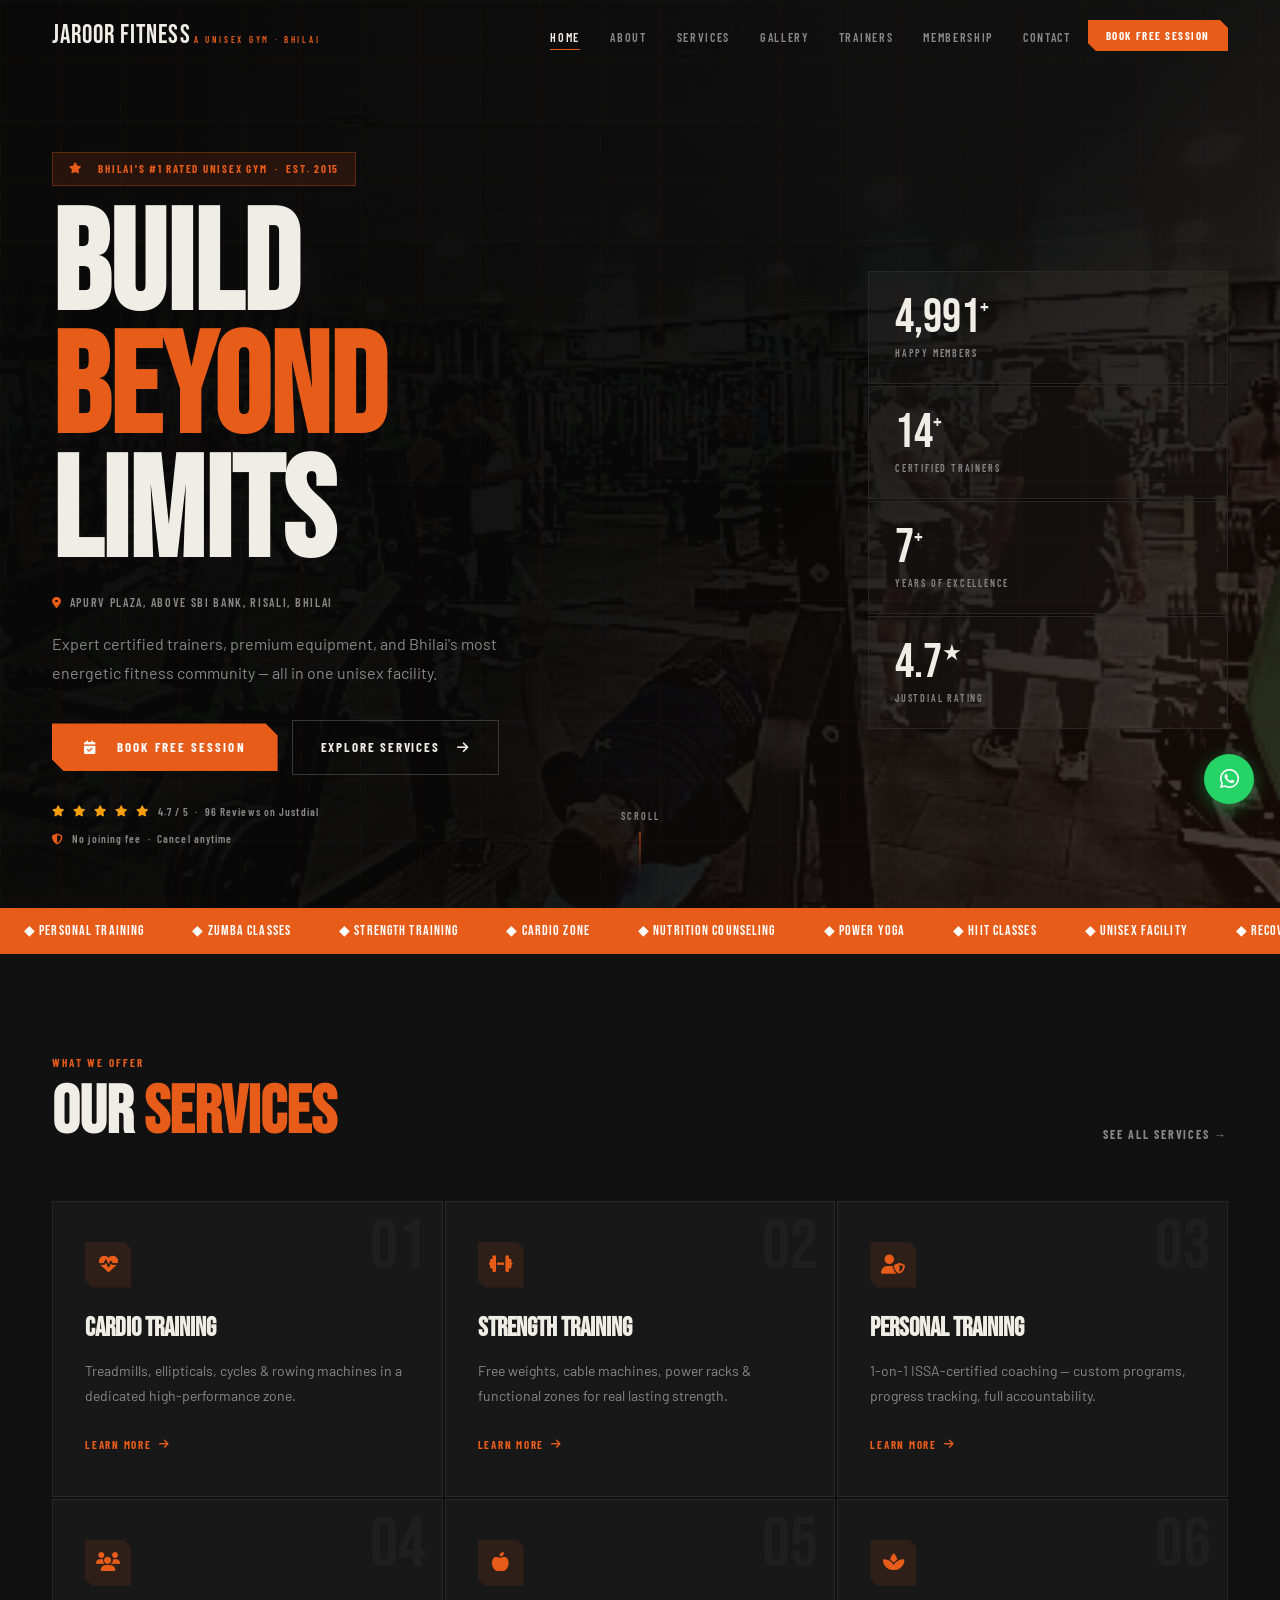
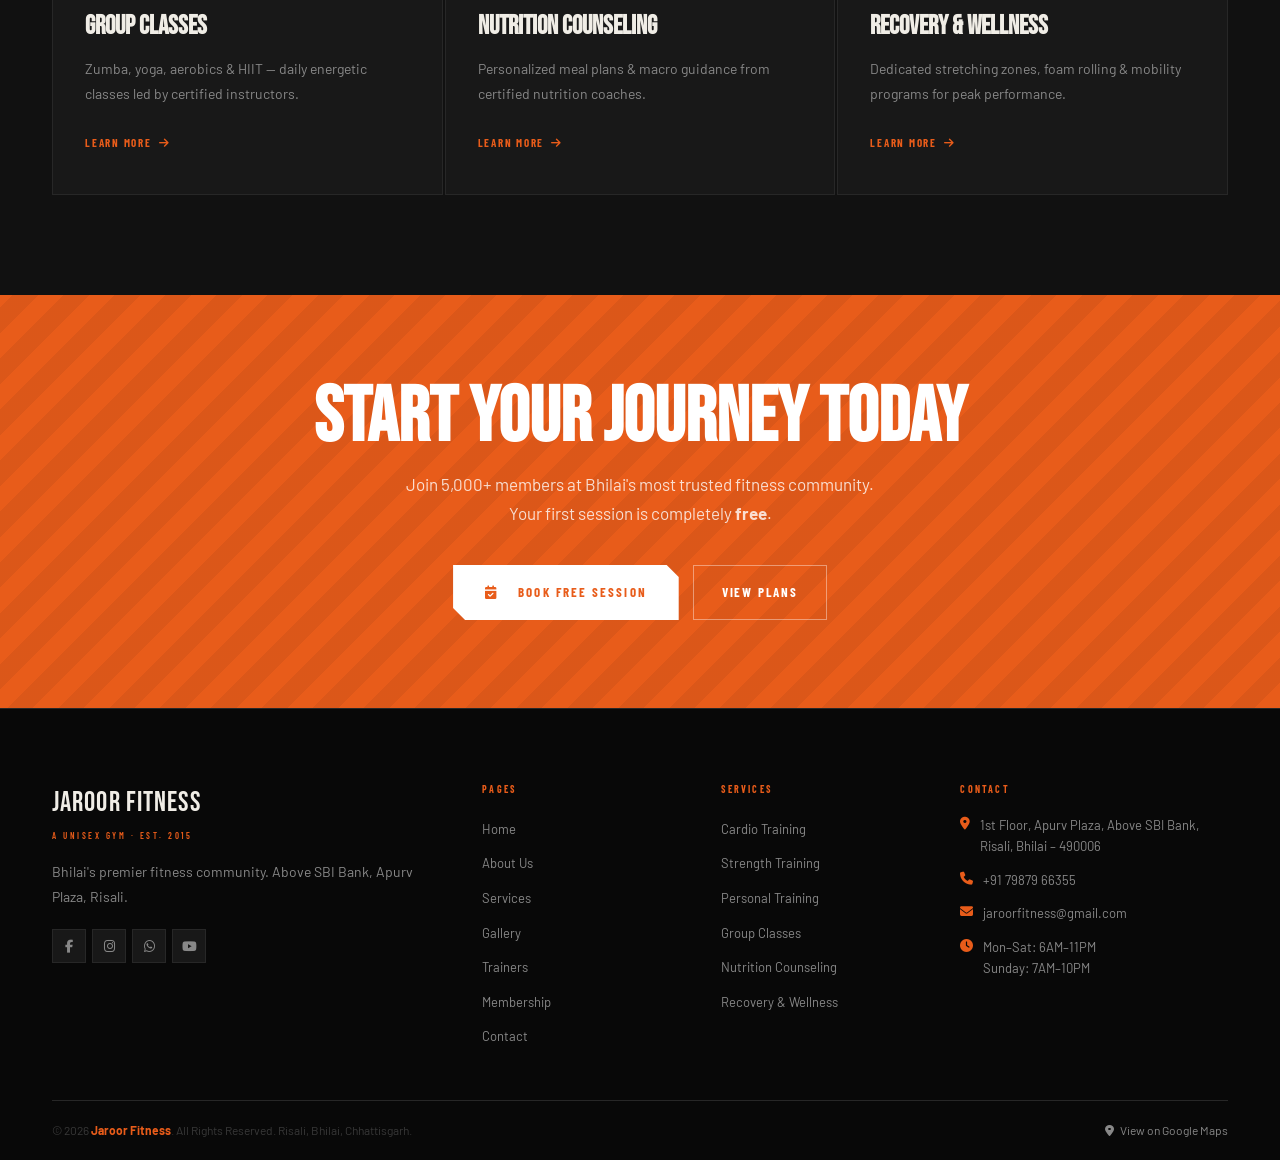
<file: index.html>
<!DOCTYPE html>
<html lang="en">
<head>
  <meta charset="UTF-8">
  <meta name="viewport" content="width=device-width, initial-scale=1.0">
  <title>Jaroor Fitness — Best Unisex Gym in Bhilai, Chhattisgarh</title>
  <meta name="description" content="Jaroor Fitness — Bhilai's premier unisex gym in Risali. Expert certified trainers, modern equipment, cardio & strength training. Join from ₹1,500/month. No joining fee.">
  <meta name="keywords" content="gym in bhilai, best gym bhilai, unisex gym bhilai, fitness center bhilai, gym risali bhilai, jaroor fitness, personal trainer bhilai">
  <meta name="robots" content="index, follow">
  <link rel="canonical" href="https://jaroorfitness.com/">
  <meta property="og:type" content="website">
  <meta property="og:title" content="Jaroor Fitness — Best Unisex Gym in Bhilai">
  <meta property="og:description" content="Bhilai's premier unisex gym. 5000+ members, 15+ certified trainers. Join from ₹1,500/month.">
  <meta property="og:image" content="https://jaroorfitness.com/images/members-training.jpg">
  <script type="application/ld+json">{"@context":"https://schema.org","@type":"ExerciseGym","name":"Jaroor Fitness","telephone":"+917987966355","email":"jaroorfitness@gmail.com","url":"https://jaroorfitness.com","address":{"@type":"PostalAddress","streetAddress":"1st Floor, Apurv Plaza, Above SBI Bank, Risali","addressLocality":"Bhilai","addressRegion":"Chhattisgarh","postalCode":"490006","addressCountry":"IN"},"openingHoursSpecification":[{"@type":"OpeningHoursSpecification","dayOfWeek":["Monday","Tuesday","Wednesday","Thursday","Friday","Saturday"],"opens":"06:00","closes":"23:00"},{"@type":"OpeningHoursSpecification","dayOfWeek":"Sunday","opens":"07:00","closes":"22:00"}],"priceRange":"₹₹","aggregateRating":{"@type":"AggregateRating","ratingValue":"4.7","reviewCount":"96"}}</script>
  <link rel="preconnect" href="https://fonts.googleapis.com">
  <link rel="preconnect" href="https://fonts.gstatic.com" crossorigin>
  <link href="https://fonts.googleapis.com/css2?family=Bebas+Neue&family=Barlow+Condensed:ital,wght@0,300;0,400;0,600;0,700;1,400&family=Barlow:wght@300;400;500;600&display=swap" rel="stylesheet">
  <link rel="stylesheet" href="https://cdnjs.cloudflare.com/ajax/libs/font-awesome/6.4.0/css/all.min.css">
  <link rel="stylesheet" href="styles.css">
</head>
<body>

<!-- ══════════════════════════════════════════════
  BOOKING MODAL
══════════════════════════════════════════════ -->
<div id="jfModal" style="display:none;position:fixed;inset:0;z-index:9999;background:rgba(0,0,0,.88);backdrop-filter:blur(12px);align-items:center;justify-content:center;padding:16px;">
  <div style="background:#181818;border:1px solid #272727;width:100%;max-width:500px;max-height:92vh;overflow-y:auto;position:relative;padding:40px 30px 28px;animation:mIn .35s ease;">
    <style>@keyframes mIn{from{opacity:0;transform:translateY(20px)}to{opacity:1;transform:translateY(0)}}</style>

    <!-- Close -->
    <button onclick="jfClose()" style="position:absolute;top:12px;right:12px;width:32px;height:32px;background:#272727;border:1px solid #383838;color:#888;cursor:pointer;font-size:13px;display:flex;align-items:center;justify-content:center;">✕</button>

    <!-- Header -->
    <div style="text-align:center;margin-bottom:18px;">
      <div style="width:48px;height:48px;background:rgba(232,92,26,.12);border:1px solid rgba(232,92,26,.3);margin:0 auto 12px;display:flex;align-items:center;justify-content:center;clip-path:polygon(0 0,calc(100% - 8px) 0,100% 8px,100% 100%,8px 100%,0 calc(100% - 8px));"><i class="fas fa-dumbbell" style="font-size:20px;color:#e85c1a;"></i></div>
      <h2 style="font-family:'Bebas Neue',sans-serif;font-size:30px;color:#f0ede6;margin:0 0 4px;">Book a Free Session</h2>
      <p style="font-size:13px;color:#888;margin:0;">We'll call you back within 2 hours.</p>
    </div>

    <!-- Tabs -->
    <div id="jfTabs" style="display:flex;gap:2px;margin-bottom:18px;">
      <button id="jfTab1" onclick="jfTab('book')" style="flex:1;padding:10px;background:#e85c1a;color:white;border:1px solid #e85c1a;font-family:'Barlow Condensed',sans-serif;font-weight:700;font-size:11px;letter-spacing:.14em;text-transform:uppercase;cursor:pointer;">Book Appointment</button>
      <button id="jfTab2" onclick="jfTab('enq')"  style="flex:1;padding:10px;background:#272727;color:#888;border:1px solid #383838;font-family:'Barlow Condensed',sans-serif;font-weight:700;font-size:11px;letter-spacing:.14em;text-transform:uppercase;cursor:pointer;">General Enquiry</button>
    </div>

    <!-- Booking panel -->
    <div id="jfBook" style="display:flex;flex-direction:column;gap:12px;">
      <div style="display:grid;grid-template-columns:1fr 1fr;gap:10px;">
        <div><label style="font-family:'Barlow Condensed',sans-serif;font-size:10px;font-weight:700;letter-spacing:.2em;text-transform:uppercase;color:#888;display:block;margin-bottom:5px;">Full Name *</label><input id="jfBName" type="text" placeholder="Your name" style="width:100%;background:#272727;border:1px solid #383838;color:#f0ede6;padding:11px 13px;font-size:14px;outline:none;font-family:'Barlow',sans-serif;border-radius:0;transition:border-color .2s;" onfocus="this.style.borderColor='#e85c1a'" onblur="this.style.borderColor='#383838'"></div>
        <div><label style="font-family:'Barlow Condensed',sans-serif;font-size:10px;font-weight:700;letter-spacing:.2em;text-transform:uppercase;color:#888;display:block;margin-bottom:5px;">Phone *</label><input id="jfBPhone" type="tel" placeholder="+91 00000 00000" style="width:100%;background:#272727;border:1px solid #383838;color:#f0ede6;padding:11px 13px;font-size:14px;outline:none;font-family:'Barlow',sans-serif;border-radius:0;transition:border-color .2s;" onfocus="this.style.borderColor='#e85c1a'" onblur="this.style.borderColor='#383838'"></div>
      </div>
      <div><label style="font-family:'Barlow Condensed',sans-serif;font-size:10px;font-weight:700;letter-spacing:.2em;text-transform:uppercase;color:#888;display:block;margin-bottom:5px;">Preferred Date &amp; Time</label><input id="jfBDate" type="datetime-local" style="width:100%;background:#272727;border:1px solid #383838;color:#f0ede6;padding:11px 13px;font-size:14px;outline:none;font-family:'Barlow',sans-serif;border-radius:0;transition:border-color .2s;" onfocus="this.style.borderColor='#e85c1a'" onblur="this.style.borderColor='#383838'"></div>
      <div><label style="font-family:'Barlow Condensed',sans-serif;font-size:10px;font-weight:700;letter-spacing:.2em;text-transform:uppercase;color:#888;display:block;margin-bottom:5px;">Service</label>
        <select id="jfBSvc" style="width:100%;background:#272727;border:1px solid #383838;color:#f0ede6;padding:11px 13px;font-size:14px;outline:none;font-family:'Barlow',sans-serif;border-radius:0;-webkit-appearance:none;transition:border-color .2s;" onfocus="this.style.borderColor='#e85c1a'" onblur="this.style.borderColor='#383838'">
          <option value="">Select a service...</option>
          <option>Personal Training</option>
          <option>Group Classes (Zumba / Yoga / HIIT)</option>
          <option>Strength Training</option>
          <option>Cardio Program</option>
          <option>Nutrition Counseling</option>
          <option>General Membership</option>
        </select>
      </div>
      <div><label style="font-family:'Barlow Condensed',sans-serif;font-size:10px;font-weight:700;letter-spacing:.2em;text-transform:uppercase;color:#888;display:block;margin-bottom:5px;">Fitness Goal</label>
        <select id="jfBGoal" style="width:100%;background:#272727;border:1px solid #383838;color:#f0ede6;padding:11px 13px;font-size:14px;outline:none;font-family:'Barlow',sans-serif;border-radius:0;-webkit-appearance:none;transition:border-color .2s;" onfocus="this.style.borderColor='#e85c1a'" onblur="this.style.borderColor='#383838'">
          <option value="">Tell us your goal...</option>
          <option>Weight Loss</option><option>Muscle Building</option>
          <option>Improve Fitness</option><option>Sports Performance</option><option>General Wellness</option>
        </select>
      </div>
      <p id="jfBErr" style="display:none;color:#e74c3c;font-family:'Barlow Condensed',sans-serif;font-size:12px;font-weight:600;letter-spacing:.06em;margin:0;"></p>
      <button onclick="jfSubmitBook()" style="width:100%;padding:14px;background:#e85c1a;color:white;border:none;cursor:pointer;font-family:'Barlow Condensed',sans-serif;font-weight:700;font-size:13px;letter-spacing:.16em;text-transform:uppercase;clip-path:polygon(0 0,calc(100% - 10px) 0,100% 10px,100% 100%,10px 100%,0 calc(100% - 10px));transition:background .25s;display:flex;align-items:center;justify-content:center;gap:8px;" onmouseover="this.style.background='#ff7a35'" onmouseout="this.style.background='#e85c1a'">Confirm Booking &nbsp;<i class="fas fa-check"></i></button>
    </div>

    <!-- Enquiry panel -->
    <div id="jfEnq" style="display:none;flex-direction:column;gap:12px;">
      <div style="display:grid;grid-template-columns:1fr 1fr;gap:10px;">
        <div><label style="font-family:'Barlow Condensed',sans-serif;font-size:10px;font-weight:700;letter-spacing:.2em;text-transform:uppercase;color:#888;display:block;margin-bottom:5px;">Full Name *</label><input id="jfEName" type="text" placeholder="Your name" style="width:100%;background:#272727;border:1px solid #383838;color:#f0ede6;padding:11px 13px;font-size:14px;outline:none;font-family:'Barlow',sans-serif;border-radius:0;transition:border-color .2s;" onfocus="this.style.borderColor='#e85c1a'" onblur="this.style.borderColor='#383838'"></div>
        <div><label style="font-family:'Barlow Condensed',sans-serif;font-size:10px;font-weight:700;letter-spacing:.2em;text-transform:uppercase;color:#888;display:block;margin-bottom:5px;">Phone *</label><input id="jfEPhone" type="tel" placeholder="+91 00000 00000" style="width:100%;background:#272727;border:1px solid #383838;color:#f0ede6;padding:11px 13px;font-size:14px;outline:none;font-family:'Barlow',sans-serif;border-radius:0;transition:border-color .2s;" onfocus="this.style.borderColor='#e85c1a'" onblur="this.style.borderColor='#383838'"></div>
      </div>
      <div><label style="font-family:'Barlow Condensed',sans-serif;font-size:10px;font-weight:700;letter-spacing:.2em;text-transform:uppercase;color:#888;display:block;margin-bottom:5px;">Email</label><input id="jfEEmail" type="email" placeholder="your@email.com" style="width:100%;background:#272727;border:1px solid #383838;color:#f0ede6;padding:11px 13px;font-size:14px;outline:none;font-family:'Barlow',sans-serif;border-radius:0;transition:border-color .2s;" onfocus="this.style.borderColor='#e85c1a'" onblur="this.style.borderColor='#383838'"></div>
      <div><label style="font-family:'Barlow Condensed',sans-serif;font-size:10px;font-weight:700;letter-spacing:.2em;text-transform:uppercase;color:#888;display:block;margin-bottom:5px;">Your Question *</label><textarea id="jfEMsg" rows="4" placeholder="How can we help you?" style="width:100%;background:#272727;border:1px solid #383838;color:#f0ede6;padding:11px 13px;font-size:14px;outline:none;font-family:'Barlow',sans-serif;border-radius:0;resize:vertical;min-height:100px;transition:border-color .2s;" onfocus="this.style.borderColor='#e85c1a'" onblur="this.style.borderColor='#383838'"></textarea></div>
      <p id="jfEErr" style="display:none;color:#e74c3c;font-family:'Barlow Condensed',sans-serif;font-size:12px;font-weight:600;letter-spacing:.06em;margin:0;"></p>
      <button onclick="jfSubmitEnq()" style="width:100%;padding:14px;background:#e85c1a;color:white;border:none;cursor:pointer;font-family:'Barlow Condensed',sans-serif;font-weight:700;font-size:13px;letter-spacing:.16em;text-transform:uppercase;clip-path:polygon(0 0,calc(100% - 10px) 0,100% 10px,100% 100%,10px 100%,0 calc(100% - 10px));transition:background .25s;display:flex;align-items:center;justify-content:center;gap:8px;" onmouseover="this.style.background='#ff7a35'" onmouseout="this.style.background='#e85c1a'">Send Enquiry &nbsp;<i class="fas fa-paper-plane"></i></button>
    </div>

    <!-- Success panel -->
    <div id="jfDone" style="display:none;text-align:center;padding:16px 0;">
      <i class="fas fa-check-circle" style="font-size:52px;color:#e85c1a;display:block;margin-bottom:14px;"></i>
      <h3 style="font-family:'Bebas Neue',sans-serif;font-size:30px;color:#f0ede6;margin-bottom:8px;">You're All Set!</h3>
      <p style="font-size:14px;color:#888;line-height:1.7;margin-bottom:16px;">Our team will call you back within 2 hours.<br>Follow us for daily fitness tips.</p>
      <a href="https://www.instagram.com/jaroor_fitness_bhilai/" target="_blank" style="display:inline-flex;align-items:center;gap:8px;color:#e85c1a;text-decoration:none;border:1px solid rgba(232,92,26,.3);padding:10px 18px;font-family:'Barlow Condensed',sans-serif;font-size:11px;font-weight:700;letter-spacing:.14em;text-transform:uppercase;"><i class="fab fa-instagram"></i> @jaroor_fitness_bhilai</a>
    </div>

    <!-- Footer links -->
    <div style="display:flex;align-items:center;justify-content:center;gap:12px;margin-top:16px;padding-top:14px;border-top:1px solid #272727;">
      <a href="tel:+917987966355" style="font-family:'Barlow Condensed',sans-serif;font-size:11px;font-weight:700;letter-spacing:.13em;text-transform:uppercase;color:#888;text-decoration:none;display:flex;align-items:center;gap:5px;"><i class="fas fa-phone"></i> Call</a>
      <span style="color:#383838;">|</span>
      <a href="https://wa.me/917987966355" target="_blank" style="font-family:'Barlow Condensed',sans-serif;font-size:11px;font-weight:700;letter-spacing:.13em;text-transform:uppercase;color:#888;text-decoration:none;display:flex;align-items:center;gap:5px;"><i class="fab fa-whatsapp"></i> WhatsApp</a>
      <span style="color:#383838;">|</span>
      <a href="mailto:jaroorfitness@gmail.com" style="font-family:'Barlow Condensed',sans-serif;font-size:11px;font-weight:700;letter-spacing:.13em;text-transform:uppercase;color:#888;text-decoration:none;display:flex;align-items:center;gap:5px;"><i class="fas fa-envelope"></i> Email</a>
    </div>
  </div>
</div>

<!-- Modal JS — plain globals, NO IIFE, always available -->
<script>
function jfOpen() {
  var m = document.getElementById('jfModal');
  m.style.display = 'flex';
  document.body.style.overflow = 'hidden';
  // reset
  jfTab('book');
  document.getElementById('jfDone').style.display = 'none';
  document.getElementById('jfTabs').style.display = 'flex';
  document.getElementById('jfBName').value = '';
  document.getElementById('jfBPhone').value = '';
  document.getElementById('jfEName').value = '';
  document.getElementById('jfEPhone').value = '';
  jfBErr(''); jfEErr('');
}
function jfClose() {
  document.getElementById('jfModal').style.display = 'none';
  document.body.style.overflow = '';
}
function jfTab(which) {
  var isBook = which === 'book';
  document.getElementById('jfBook').style.display = isBook ? 'flex' : 'none';
  document.getElementById('jfEnq').style.display  = isBook ? 'none' : 'flex';
  document.getElementById('jfTab1').style.background   = isBook ? '#e85c1a' : '#272727';
  document.getElementById('jfTab1').style.color        = isBook ? 'white' : '#888';
  document.getElementById('jfTab1').style.borderColor  = isBook ? '#e85c1a' : '#383838';
  document.getElementById('jfTab2').style.background   = isBook ? '#272727' : '#e85c1a';
  document.getElementById('jfTab2').style.color        = isBook ? '#888' : 'white';
  document.getElementById('jfTab2').style.borderColor  = isBook ? '#383838' : '#e85c1a';
  jfBErr(''); jfEErr('');
}
function jfBErr(msg) { var e=document.getElementById('jfBErr'); e.textContent=msg; e.style.display=msg?'block':'none'; }
function jfEErr(msg) { var e=document.getElementById('jfEErr'); e.textContent=msg; e.style.display=msg?'block':'none'; }
function jfSuccess() {
  document.getElementById('jfBook').style.display = 'none';
  document.getElementById('jfEnq').style.display  = 'none';
  document.getElementById('jfTabs').style.display = 'none';
  document.getElementById('jfDone').style.display = 'block';
  setTimeout(jfClose, 5000);
}
function jfSubmitBook() {
  jfBErr('');
  var n = document.getElementById('jfBName').value.trim();
  var p = document.getElementById('jfBPhone').value.trim();
  if (!n) { jfBErr('Please enter your full name.'); return; }
  if (!p) { jfBErr('Please enter your phone number.'); return; }
  jfSuccess();
}
function jfSubmitEnq() {
  jfEErr('');
  var n = document.getElementById('jfEName').value.trim();
  var p = document.getElementById('jfEPhone').value.trim();
  var m = document.getElementById('jfEMsg').value.trim();
  if (!n) { jfEErr('Please enter your full name.'); return; }
  if (!p) { jfEErr('Please enter your phone number.'); return; }
  if (!m) { jfEErr('Please write your question.'); return; }
  jfSuccess();
}
// Close on backdrop click + ESC
document.getElementById('jfModal').addEventListener('click', function(e) {
  if (e.target === this) jfClose();
});
document.addEventListener('keydown', function(e) {
  if (e.key === 'Escape') jfClose();
});
</script>


<!-- ══════════════════════════════════════════════
  NAVBAR
══════════════════════════════════════════════ -->
<nav class="navbar" id="navbar">
  <div class="nav-container">
    <a href="index.html" class="nav-logo">
      <span class="logo-main">Jaroor Fitness</span>
      <span class="logo-sub">A Unisex Gym &middot; Bhilai</span>
    </a>
    <ul class="nav-menu" id="navMenu">
      <li><a href="index.html"      class="nav-link active">Home</a></li>
      <li><a href="about.html"      class="nav-link">About</a></li>
      <li><a href="services.html"   class="nav-link">Services</a></li>
      <li><a href="gallery.html"    class="nav-link">Gallery</a></li>
      <li><a href="trainers.html"   class="nav-link">Trainers</a></li>
      <li><a href="membership.html" class="nav-link">Membership</a></li>
      <li><a href="contact.html"    class="nav-link">Contact</a></li>
      <li><button class="nav-cta" onclick="jfOpen()">Book Free Session</button></li>
    </ul>
    <div class="hamburger" id="hamburger">
      <span class="bar"></span><span class="bar"></span><span class="bar"></span>
    </div>
  </div>
</nav>


<!-- ══════════════════════════════════════════════
  HERO — Full screen, real gym photo
══════════════════════════════════════════════ -->
<section class="hero">
  <div class="hero-bg">
    <img src="images/members-training.jpg"
         alt="Members training at Jaroor Fitness Bhilai"
         fetchpriority="high">
  </div>
  <div class="hero-grid"></div>

  <div class="hero-content">
    <div class="hero-inner">

      <div class="hero-left">
        <div class="hero-pill anim-in" style="--d:0.1s">
          <i class="fas fa-star"></i>&nbsp; Bhilai's #1 Rated Unisex Gym &nbsp;&middot;&nbsp; Est. 2015
        </div>

        <h1 class="hero-title anim-in" style="--d:0.2s">
          BUILD<span>BEYOND</span>LIMITS
        </h1>

        <p class="hero-loc anim-in" style="--d:0.3s">
          <i class="fas fa-map-marker-alt"></i>
          Apurv Plaza, Above SBI Bank, Risali, Bhilai
        </p>

        <p class="hero-desc anim-in" style="--d:0.35s">
          Expert certified trainers, premium equipment, and Bhilai's most energetic fitness community — all in one unisex facility.
        </p>

        <div class="hero-btns anim-in" style="--d:0.45s">
          <button class="btn-hero-primary" onclick="jfOpen()">
            <i class="fas fa-calendar-check"></i>&nbsp; Book Free Session
          </button>
          <a href="services.html" class="btn-hero-ghost">
            Explore Services &nbsp;<i class="fas fa-arrow-right"></i>
          </a>
        </div>

        <div class="hero-badges anim-in" style="--d:0.55s">
          <div class="hero-badge">
            <i class="fas fa-star" style="color:#f59e0b"></i>
            <i class="fas fa-star" style="color:#f59e0b"></i>
            <i class="fas fa-star" style="color:#f59e0b"></i>
            <i class="fas fa-star" style="color:#f59e0b"></i>
            <i class="fas fa-star" style="color:#f59e0b"></i>
            <span>4.7 / 5 &nbsp;&middot;&nbsp; 96 Reviews on Justdial</span>
          </div>
          <div class="hero-badge">
            <i class="fas fa-shield-alt" style="color:#e85c1a"></i>
            <span>No joining fee &nbsp;&middot;&nbsp; Cancel anytime</span>
          </div>
        </div>
      </div>

      <!-- Stats panel -->
      <div class="hero-stats anim-in" style="--d:0.3s">
        <div class="stat-card">
          <div class="stat-num count-up" data-target="5000">0<sup>+</sup></div>
          <div class="stat-lbl">Happy Members</div>
        </div>
        <div class="stat-card">
          <div class="stat-num count-up" data-target="15">0<sup>+</sup></div>
          <div class="stat-lbl">Certified Trainers</div>
        </div>
        <div class="stat-card">
          <div class="stat-num count-up" data-target="8">0<sup>+</sup></div>
          <div class="stat-lbl">Years of Excellence</div>
        </div>
        <div class="stat-card">
          <div class="stat-num">4.7<sup>&#9733;</sup></div>
          <div class="stat-lbl">Justdial Rating</div>
        </div>
      </div>

    </div>
  </div>

  <div class="scroll-hint">
    <span>Scroll</span>
    <div class="scroll-line"></div>
  </div>
</section>


<!-- ══════════════════════════════════════════════
  TICKER
══════════════════════════════════════════════ -->
<div class="ticker" aria-hidden="true">
  <div class="ticker-track">
    <span>&#9670; Personal Training</span>
    <span>&#9670; Zumba Classes</span>
    <span>&#9670; Strength Training</span>
    <span>&#9670; Cardio Zone</span>
    <span>&#9670; Nutrition Counseling</span>
    <span>&#9670; Power Yoga</span>
    <span>&#9670; HIIT Classes</span>
    <span>&#9670; Unisex Facility</span>
    <span>&#9670; Recovery &amp; Wellness</span>
    <span>&#9670; Personal Training</span>
    <span>&#9670; Zumba Classes</span>
    <span>&#9670; Strength Training</span>
    <span>&#9670; Cardio Zone</span>
    <span>&#9670; Nutrition Counseling</span>
    <span>&#9670; Power Yoga</span>
    <span>&#9670; HIIT Classes</span>
    <span>&#9670; Unisex Facility</span>
    <span>&#9670; Recovery &amp; Wellness</span>
  </div>
</div>


<!-- ══════════════════════════════════════════════
  SERVICES — 6 cards, links to services page
══════════════════════════════════════════════ -->
<section class="section-pad bg-carbon">
  <div class="container">
    <div class="section-head">
      <div>
        <p class="eyebrow reveal">What We Offer</p>
        <h2 class="section-h2 reveal">Our <span>Services</span></h2>
      </div>
      <a href="services.html" class="btn-link reveal">See All Services &rarr;</a>
    </div>
    <div class="services-grid reveal-group">
      <div class="svc-card" style="--i:0"><span class="svc-num">01</span><div class="svc-icon"><i class="fas fa-heartbeat"></i></div><h3>Cardio Training</h3><p>Treadmills, ellipticals, cycles &amp; rowing machines in a dedicated high-performance zone.</p><a href="services.html#cardio">Learn More <i class="fas fa-arrow-right"></i></a></div>
      <div class="svc-card" style="--i:1"><span class="svc-num">02</span><div class="svc-icon"><i class="fas fa-dumbbell"></i></div><h3>Strength Training</h3><p>Free weights, cable machines, power racks &amp; functional zones for real lasting strength.</p><a href="services.html#strength">Learn More <i class="fas fa-arrow-right"></i></a></div>
      <div class="svc-card" style="--i:2"><span class="svc-num">03</span><div class="svc-icon"><i class="fas fa-user-shield"></i></div><h3>Personal Training</h3><p>1-on-1 ISSA-certified coaching — custom programs, progress tracking, full accountability.</p><a href="services.html#personal">Learn More <i class="fas fa-arrow-right"></i></a></div>
      <div class="svc-card" style="--i:3"><span class="svc-num">04</span><div class="svc-icon"><i class="fas fa-users"></i></div><h3>Group Classes</h3><p>Zumba, yoga, aerobics &amp; HIIT — daily energetic classes led by certified instructors.</p><a href="services.html#group">Learn More <i class="fas fa-arrow-right"></i></a></div>
      <div class="svc-card" style="--i:4"><span class="svc-num">05</span><div class="svc-icon"><i class="fas fa-apple-alt"></i></div><h3>Nutrition Counseling</h3><p>Personalized meal plans &amp; macro guidance from certified nutrition coaches.</p><a href="services.html#nutrition">Learn More <i class="fas fa-arrow-right"></i></a></div>
      <div class="svc-card" style="--i:5"><span class="svc-num">06</span><div class="svc-icon"><i class="fas fa-spa"></i></div><h3>Recovery &amp; Wellness</h3><p>Dedicated stretching zones, foam rolling &amp; mobility programs for peak performance.</p><a href="services.html#recovery">Learn More <i class="fas fa-arrow-right"></i></a></div>
    </div>
  </div>
</section>


<!-- ══════════════════════════════════════════════
  CTA BANNER — Final call to action
══════════════════════════════════════════════ -->
<section class="cta-banner">
  <div class="cta-content reveal">
    <h2>Start Your Journey Today</h2>
    <p>Join 5,000+ members at Bhilai's most trusted fitness community.<br>Your first session is completely <strong>free</strong>.</p>
    <div class="cta-btns">
      <button class="btn-hero-primary" onclick="jfOpen()">
        <i class="fas fa-calendar-check"></i>&nbsp; Book Free Session
      </button>
      <a href="membership.html" class="btn-hero-ghost">View Plans</a>
    </div>
  </div>
</section>


<!-- ══════════════════════════════════════════════
  FOOTER
══════════════════════════════════════════════ -->

<footer class="site-footer">
  <div class="container">
    <div class="footer-grid">

      <div class="footer-brand">
        <span class="logo-main">Jaroor Fitness</span>
        <span class="logo-sub">A Unisex Gym &middot; Est. 2015</span>
        <p>Bhilai's premier fitness community. Above SBI Bank, Apurv Plaza, Risali.</p>
        <div class="social-row">
          <a href="https://www.facebook.com/jaroorfitnessbhilai" target="_blank" aria-label="Facebook"><i class="fab fa-facebook-f"></i></a>
          <a href="https://www.instagram.com/jaroor_fitness_bhilai/" target="_blank" aria-label="Instagram"><i class="fab fa-instagram"></i></a>
          <a href="https://wa.me/917987966355" target="_blank" aria-label="WhatsApp"><i class="fab fa-whatsapp"></i></a>
          <a href="#" aria-label="YouTube"><i class="fab fa-youtube"></i></a>
        </div>
      </div>

      <div class="footer-col">
        <h5>Pages</h5>
        <ul>
          <li><a href="index.html">Home</a></li>
          <li><a href="about.html">About Us</a></li>
          <li><a href="services.html">Services</a></li>
          <li><a href="gallery.html">Gallery</a></li>
          <li><a href="trainers.html">Trainers</a></li>
          <li><a href="membership.html">Membership</a></li>
          <li><a href="contact.html">Contact</a></li>
        </ul>
      </div>

      <div class="footer-col">
        <h5>Services</h5>
        <ul>
          <li><a href="services.html#cardio">Cardio Training</a></li>
          <li><a href="services.html#strength">Strength Training</a></li>
          <li><a href="services.html#personal">Personal Training</a></li>
          <li><a href="services.html#group">Group Classes</a></li>
          <li><a href="services.html#nutrition">Nutrition Counseling</a></li>
          <li><a href="services.html#recovery">Recovery &amp; Wellness</a></li>
        </ul>
      </div>

      <div class="footer-col">
        <h5>Contact</h5>
        <div class="fc-row">
          <i class="fas fa-map-marker-alt"></i>
          <span>1st Floor, Apurv Plaza, Above SBI Bank,<br>Risali, Bhilai &ndash; 490006</span>
        </div>
        <div class="fc-row">
          <i class="fas fa-phone"></i>
          <span><a href="tel:+917987966355">+91 79879 66355</a></span>
        </div>
        <div class="fc-row">
          <i class="fas fa-envelope"></i>
          <span><a href="mailto:jaroorfitness@gmail.com">jaroorfitness@gmail.com</a></span>
        </div>
        <div class="fc-row">
          <i class="fas fa-clock"></i>
          <span>Mon&ndash;Sat: 6AM&ndash;11PM<br>Sunday: 7AM&ndash;10PM</span>
        </div>
      </div>

    </div>
    <div class="footer-bar">
      <p>&copy; 2026 <strong>Jaroor Fitness</strong>. All Rights Reserved. Risali, Bhilai, Chhattisgarh.</p>
      <a href="https://maps.google.com/?q=Jaroor+Fitness+Apurv+Plaza+Risali+Bhilai" target="_blank">
        <i class="fas fa-map-marker-alt"></i> View on Google Maps
      </a>
    </div>
  </div>
</footer>

<!-- Floating WhatsApp -->
<a href="https://wa.me/917987966355" target="_blank" class="wa-float" aria-label="Chat on WhatsApp">
  <i class="fab fa-whatsapp"></i>
</a>

<!-- Back to Top -->
<a href="#" class="btt" id="btt" aria-label="Back to top">
  <i class="fas fa-arrow-up"></i>
</a>

<script src="script.js"></script>
</body>
</html>
</file>
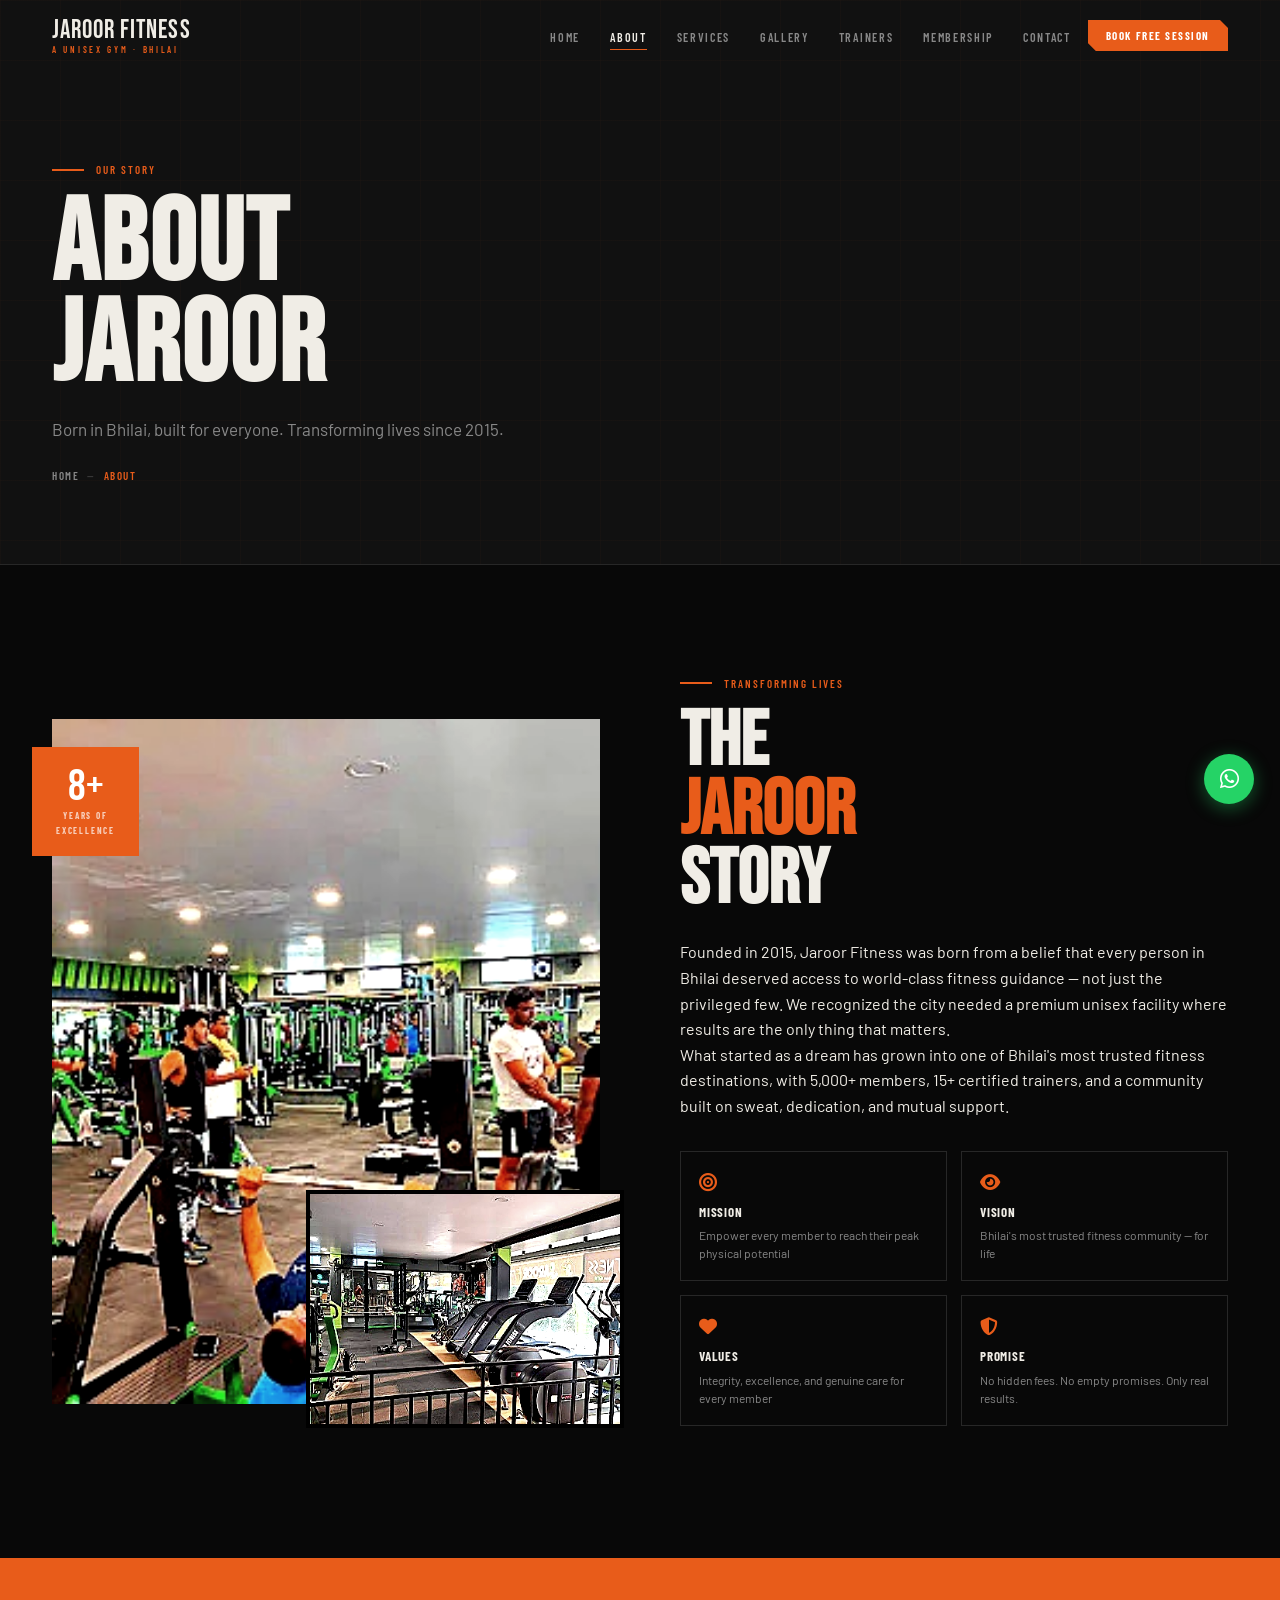
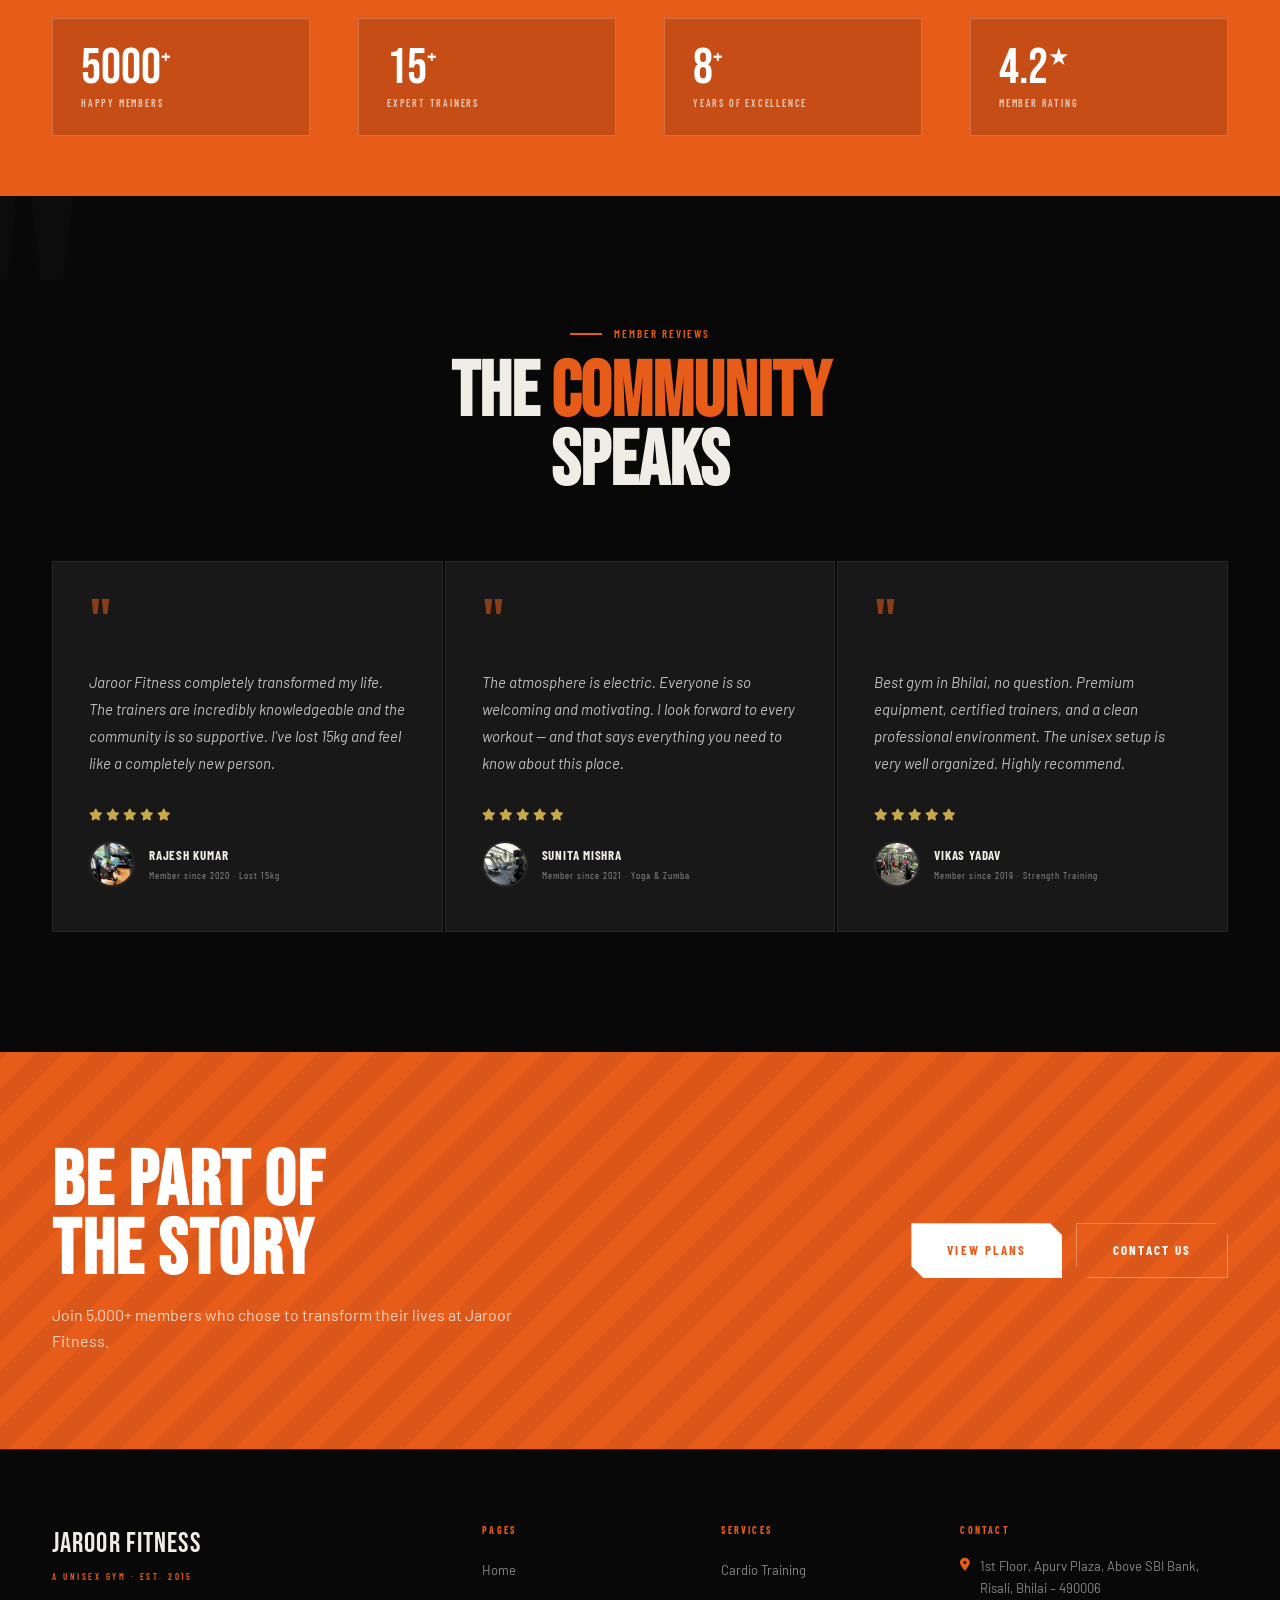
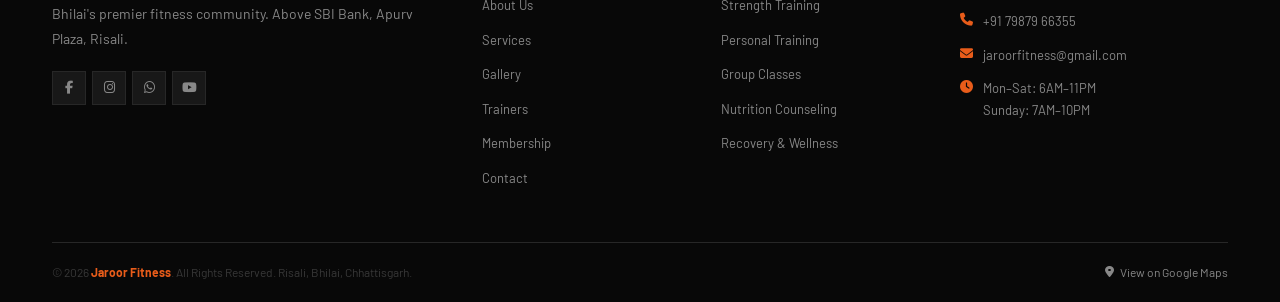
<file: about.html>
<!DOCTYPE html>
<html lang="en">
<head>
  <meta charset="UTF-8">
  <meta name="viewport" content="width=device-width, initial-scale=1.0">
  <title>About Jaroor Fitness — Unisex Gym Bhilai Since 2015 | Risali Fitness Center</title>
  <meta name="description" content="Learn about Jaroor Fitness — Bhilai's premier unisex gym in Risali since 2015. 5000+ members, certified trainers, modern equipment. Visit us at Apurv Plaza, above SBI Bank.">
  <meta name="robots" content="index, follow">
  <link rel="canonical" href="https://jaroorfitness.com/about.html">
  <meta name="description" content="Learn about Jaroor Fitness, Bhilai's premier gym offering state-of-the-art facilities and expert training since 2015.">
  <link rel="preconnect" href="https://fonts.googleapis.com">
  <link rel="preconnect" href="https://fonts.gstatic.com" crossorigin>
  <link rel="stylesheet" href="styles.css">
  <link rel="stylesheet" href="https://cdnjs.cloudflare.com/ajax/libs/font-awesome/6.4.0/css/all.min.css">
  <link href="https://fonts.googleapis.com/css2?family=Bebas+Neue&family=Barlow+Condensed:ital,wght@0,300;0,400;0,600;0,700;1,400&family=Barlow:wght@300;400;500;600&display=swap" rel="stylesheet">
  <script type="application/ld+json">{"@context":"https://schema.org","@type":"ExerciseGym","name":"Jaroor Fitness","telephone":"+917987966355","address":{"@type":"PostalAddress","streetAddress":"1st Floor, Apurv Plaza, Above SBI Bank, Risali","addressLocality":"Bhilai","addressRegion":"Chhattisgarh","postalCode":"490006","addressCountry":"IN"},"url":"https://jaroorfitness.com"}</script>
</head>
<body>

<!-- BOOKING MODAL -->
<div id="jfModal" style="display:none;position:fixed;inset:0;z-index:9999;background:rgba(0,0,0,.88);backdrop-filter:blur(12px);align-items:center;justify-content:center;padding:16px;">
  <div style="background:#181818;border:1px solid #272727;width:100%;max-width:500px;max-height:92vh;overflow-y:auto;position:relative;padding:40px 30px 28px;animation:mIn .35s ease;">
    <style>@keyframes mIn{from{opacity:0;transform:translateY(20px)}to{opacity:1;transform:translateY(0)}}</style>
    <button onclick="jfClose()" style="position:absolute;top:12px;right:12px;width:32px;height:32px;background:#272727;border:1px solid #383838;color:#888;cursor:pointer;font-size:13px;display:flex;align-items:center;justify-content:center;">&#x2715;</button>
    <div style="text-align:center;margin-bottom:18px;">
      <div style="width:48px;height:48px;background:rgba(232,92,26,.12);border:1px solid rgba(232,92,26,.3);margin:0 auto 12px;display:flex;align-items:center;justify-content:center;clip-path:polygon(0 0,calc(100% - 8px) 0,100% 8px,100% 100%,8px 100%,0 calc(100% - 8px));"><i class="fas fa-dumbbell" style="font-size:20px;color:#e85c1a;"></i></div>
      <h2 style="font-family:'Bebas Neue',sans-serif;font-size:30px;color:#f0ede6;margin:0 0 4px;">Book a Free Session</h2>
      <p style="font-size:13px;color:#888;margin:0;">We'll call you back within 2 hours.</p>
    </div>
    <div id="jfTabs" style="display:flex;gap:2px;margin-bottom:18px;">
      <button id="jfTab1" onclick="jfTab('book')" style="flex:1;padding:10px;background:#e85c1a;color:white;border:1px solid #e85c1a;font-family:'Barlow Condensed',sans-serif;font-weight:700;font-size:11px;letter-spacing:.14em;text-transform:uppercase;cursor:pointer;">Book Appointment</button>
      <button id="jfTab2" onclick="jfTab('enq')"  style="flex:1;padding:10px;background:#272727;color:#888;border:1px solid #383838;font-family:'Barlow Condensed',sans-serif;font-weight:700;font-size:11px;letter-spacing:.14em;text-transform:uppercase;cursor:pointer;">General Enquiry</button>
    </div>
    <div id="jfBook" style="display:flex;flex-direction:column;gap:12px;">
      <div style="display:grid;grid-template-columns:1fr 1fr;gap:10px;">
        <div><label style="font-family:'Barlow Condensed',sans-serif;font-size:10px;font-weight:700;letter-spacing:.2em;text-transform:uppercase;color:#888;display:block;margin-bottom:5px;">Full Name *</label><input id="jfBName" type="text" placeholder="Your name" style="width:100%;background:#272727;border:1px solid #383838;color:#f0ede6;padding:11px 13px;font-size:14px;outline:none;font-family:'Barlow',sans-serif;border-radius:0;" onfocus="this.style.borderColor='#e85c1a'" onblur="this.style.borderColor='#383838'"></div>
        <div><label style="font-family:'Barlow Condensed',sans-serif;font-size:10px;font-weight:700;letter-spacing:.2em;text-transform:uppercase;color:#888;display:block;margin-bottom:5px;">Phone *</label><input id="jfBPhone" type="tel" placeholder="+91 00000 00000" style="width:100%;background:#272727;border:1px solid #383838;color:#f0ede6;padding:11px 13px;font-size:14px;outline:none;font-family:'Barlow',sans-serif;border-radius:0;" onfocus="this.style.borderColor='#e85c1a'" onblur="this.style.borderColor='#383838'"></div>
      </div>
      <div><label style="font-family:'Barlow Condensed',sans-serif;font-size:10px;font-weight:700;letter-spacing:.2em;text-transform:uppercase;color:#888;display:block;margin-bottom:5px;">Service</label>
        <select id="jfBSvc" style="width:100%;background:#272727;border:1px solid #383838;color:#f0ede6;padding:11px 13px;font-size:14px;outline:none;font-family:'Barlow',sans-serif;border-radius:0;-webkit-appearance:none;">
          <option value="">Select...</option><option>Personal Training</option><option>Group Classes</option><option>Strength Training</option><option>Cardio Program</option><option>Nutrition Counseling</option><option>General Membership</option>
        </select>
      </div>
      <p id="jfBErr" style="display:none;color:#e74c3c;font-size:12px;font-family:'Barlow Condensed',sans-serif;font-weight:600;margin:0;"></p>
      <button onclick="jfSubmitBook()" style="width:100%;padding:14px;background:#e85c1a;color:white;border:none;cursor:pointer;font-family:'Barlow Condensed',sans-serif;font-weight:700;font-size:13px;letter-spacing:.16em;text-transform:uppercase;clip-path:polygon(0 0,calc(100% - 10px) 0,100% 10px,100% 100%,10px 100%,0 calc(100% - 10px));display:flex;align-items:center;justify-content:center;gap:8px;">Confirm Booking &#160;<i class="fas fa-check"></i></button>
    </div>
    <div id="jfEnq" style="display:none;flex-direction:column;gap:12px;">
      <div style="display:grid;grid-template-columns:1fr 1fr;gap:10px;">
        <div><label style="font-family:'Barlow Condensed',sans-serif;font-size:10px;font-weight:700;letter-spacing:.2em;text-transform:uppercase;color:#888;display:block;margin-bottom:5px;">Full Name *</label><input id="jfEName" type="text" placeholder="Your name" style="width:100%;background:#272727;border:1px solid #383838;color:#f0ede6;padding:11px 13px;font-size:14px;outline:none;font-family:'Barlow',sans-serif;border-radius:0;" onfocus="this.style.borderColor='#e85c1a'" onblur="this.style.borderColor='#383838'"></div>
        <div><label style="font-family:'Barlow Condensed',sans-serif;font-size:10px;font-weight:700;letter-spacing:.2em;text-transform:uppercase;color:#888;display:block;margin-bottom:5px;">Phone *</label><input id="jfEPhone" type="tel" placeholder="+91 00000 00000" style="width:100%;background:#272727;border:1px solid #383838;color:#f0ede6;padding:11px 13px;font-size:14px;outline:none;font-family:'Barlow',sans-serif;border-radius:0;" onfocus="this.style.borderColor='#e85c1a'" onblur="this.style.borderColor='#383838'"></div>
      </div>
      <div><label style="font-family:'Barlow Condensed',sans-serif;font-size:10px;font-weight:700;letter-spacing:.2em;text-transform:uppercase;color:#888;display:block;margin-bottom:5px;">Your Question *</label><textarea id="jfEMsg" rows="4" placeholder="How can we help?" style="width:100%;background:#272727;border:1px solid #383838;color:#f0ede6;padding:11px 13px;font-size:14px;outline:none;font-family:'Barlow',sans-serif;border-radius:0;resize:vertical;min-height:100px;" onfocus="this.style.borderColor='#e85c1a'" onblur="this.style.borderColor='#383838'"></textarea></div>
      <p id="jfEErr" style="display:none;color:#e74c3c;font-size:12px;font-family:'Barlow Condensed',sans-serif;font-weight:600;margin:0;"></p>
      <button onclick="jfSubmitEnq()" style="width:100%;padding:14px;background:#e85c1a;color:white;border:none;cursor:pointer;font-family:'Barlow Condensed',sans-serif;font-weight:700;font-size:13px;letter-spacing:.16em;text-transform:uppercase;clip-path:polygon(0 0,calc(100% - 10px) 0,100% 10px,100% 100%,10px 100%,0 calc(100% - 10px));display:flex;align-items:center;justify-content:center;gap:8px;">Send Enquiry &#160;<i class="fas fa-paper-plane"></i></button>
    </div>
    <div id="jfDone" style="display:none;text-align:center;padding:16px 0;">
      <i class="fas fa-check-circle" style="font-size:52px;color:#e85c1a;display:block;margin-bottom:14px;"></i>
      <h3 style="font-family:'Bebas Neue',sans-serif;font-size:30px;color:#f0ede6;margin-bottom:8px;">You're All Set!</h3>
      <p style="font-size:14px;color:#888;line-height:1.7;">Our team will call you back within 2 hours.</p>
    </div>
    <div style="display:flex;align-items:center;justify-content:center;gap:12px;margin-top:16px;padding-top:14px;border-top:1px solid #272727;">
      <a href="tel:+917987966355" style="font-family:'Barlow Condensed',sans-serif;font-size:11px;font-weight:700;letter-spacing:.13em;text-transform:uppercase;color:#888;text-decoration:none;"><i class="fas fa-phone"></i> Call</a>
      <span style="color:#383838;">|</span>
      <a href="https://wa.me/917987966355" target="_blank" style="font-family:'Barlow Condensed',sans-serif;font-size:11px;font-weight:700;letter-spacing:.13em;text-transform:uppercase;color:#888;text-decoration:none;"><i class="fab fa-whatsapp"></i> WhatsApp</a>
    </div>
  </div>
</div>
<script>
function jfOpen(){var nav=document.getElementById('navMenu');var hb=document.getElementById('hamburger');if(nav){nav.classList.remove('active');}if(hb){hb.classList.remove('active');}var m=document.getElementById('jfModal');m.style.display='flex';document.body.style.overflow='hidden';jfTab('book');document.getElementById('jfDone').style.display='none';document.getElementById('jfTabs').style.display='flex';['jfBName','jfBPhone','jfEName','jfEPhone'].forEach(function(id){var el=document.getElementById(id);if(el)el.value='';});jfBErr('');jfEErr('');}
function jfClose(){document.getElementById('jfModal').style.display='none';document.body.style.overflow='';}
function jfTab(w){var b=w==='book';document.getElementById('jfBook').style.display=b?'flex':'none';document.getElementById('jfEnq').style.display=b?'none':'flex';document.getElementById('jfTab1').style.background=b?'#e85c1a':'#272727';document.getElementById('jfTab1').style.color=b?'white':'#888';document.getElementById('jfTab1').style.borderColor=b?'#e85c1a':'#383838';document.getElementById('jfTab2').style.background=b?'#272727':'#e85c1a';document.getElementById('jfTab2').style.color=b?'#888':'white';document.getElementById('jfTab2').style.borderColor=b?'#383838':'#e85c1a';}
function jfBErr(m){var e=document.getElementById('jfBErr');e.textContent=m;e.style.display=m?'block':'none';}
function jfEErr(m){var e=document.getElementById('jfEErr');e.textContent=m;e.style.display=m?'block':'none';}
function jfSuccess(){document.getElementById('jfBook').style.display='none';document.getElementById('jfEnq').style.display='none';document.getElementById('jfTabs').style.display='none';document.getElementById('jfDone').style.display='block';setTimeout(jfClose,5000);}
function jfSubmitBook(){jfBErr('');var n=document.getElementById('jfBName').value.trim(),p=document.getElementById('jfBPhone').value.trim();if(!n){jfBErr('Please enter your full name.');return;}if(!p){jfBErr('Please enter your phone number.');return;}jfSuccess();}
function jfSubmitEnq(){jfEErr('');var n=document.getElementById('jfEName').value.trim(),p=document.getElementById('jfEPhone').value.trim(),m=document.getElementById('jfEMsg').value.trim();if(!n){jfEErr('Please enter your full name.');return;}if(!p){jfEErr('Please enter your phone number.');return;}if(!m){jfEErr('Please write your question.');return;}jfSuccess();}
document.getElementById('jfModal').addEventListener('click',function(e){if(e.target===this)jfClose();});
document.addEventListener('keydown',function(e){if(e.key==='Escape')jfClose();});
</script>

<!-- MODAL -->
<div class="modal-overlay" id="modalOverlay" role="dialog" aria-modal="true" aria-labelledby="modalTitle">
  <div class="modal-box">
    <button class="modal-close" id="modalClose" aria-label="Close"><i class="fas fa-times"></i></button>
    <div class="modal-header">
      <div class="modal-icon"><i class="fas fa-dumbbell"></i></div>
      <h2 class="modal-title" id="modalTitle">Book a Free Session</h2>
      <p class="modal-subtitle">We'll call you back within 2 hours.</p>
    </div>
    <div class="modal-tabs">
      <button class="modal-tab active" data-tab="booking">Book Appointment</button>
      <button class="modal-tab" data-tab="enquiry">General Enquiry</button>
    </div>
    <form class="modal-form" id="bookingForm" data-form="booking">
      <div class="mform-row">
        <div class="mform-group"><label class="mform-label">Full Name *</label><input class="mform-input" type="text" name="name" placeholder="Your name" required></div>
        <div class="mform-group"><label class="mform-label">Phone *</label><input class="mform-input" type="tel" name="phone" placeholder="+91 00000 00000" required></div>
      </div>
      <div class="mform-group"><label class="mform-label">Preferred Date & Time</label><input class="mform-input" type="datetime-local" name="datetime"></div>
      <div class="mform-group"><label class="mform-label">Service Interest</label>
        <select class="mform-input" name="service">
          <option value="">Select a service...</option>
          <option>Personal Training</option><option>Group Classes (Zumba / Yoga)</option>
          <option>Strength Training</option><option>Cardio Program</option>
          <option>Nutrition Counseling</option><option>Membership Inquiry</option>
        </select>
      </div>
      <div class="mform-group"><label class="mform-label">Your Fitness Goal</label>
        <select class="mform-input" name="goal">
          <option value="">Tell us your goal...</option>
          <option>Weight Loss</option><option>Muscle Building</option>
          <option>Improve Fitness</option><option>Sports Performance</option><option>General Wellness</option>
        </select>
      </div>
      <button type="submit" class="btn btn-primary modal-submit">Book Free Session <i class="fas fa-arrow-right"></i></button>
    </form>
    <form class="modal-form hidden" id="enquiryForm" data-form="enquiry">
      <div class="mform-row">
        <div class="mform-group"><label class="mform-label">Full Name *</label><input class="mform-input" type="text" name="name" placeholder="Your name" required></div>
        <div class="mform-group"><label class="mform-label">Phone *</label><input class="mform-input" type="tel" name="phone" placeholder="+91 00000 00000" required></div>
      </div>
      <div class="mform-group"><label class="mform-label">Email</label><input class="mform-input" type="email" name="email" placeholder="your@email.com"></div>
      <div class="mform-group"><label class="mform-label">Your Question *</label><textarea class="mform-input" name="message" rows="4" placeholder="How can we help you?" required></textarea></div>
      <button type="submit" class="btn btn-primary modal-submit">Send Enquiry <i class="fas fa-paper-plane"></i></button>
    </form>
    <div class="modal-success hidden" id="modalSuccess">
      <div class="success-icon"><i class="fas fa-check-circle"></i></div>
      <h3>Done! We'll Call You Soon</h3>
      <p>Our team will reach out within 2 hours. Follow us <strong>@jaroor_fitness_bhilai</strong></p>
    </div>
    <div class="modal-footer-links">
      <a href="tel:+917987966355"><i class="fas fa-phone"></i> Call Now</a>
      <span>·</span>
      <a href="https://wa.me/917987966355" target="_blank"><i class="fab fa-whatsapp"></i> WhatsApp</a>
      <span>·</span>
      <a href="mailto:jaroorfitness@gmail.com"><i class="fas fa-envelope"></i> Email</a>
    </div>
  </div>
</div>

  <nav class="navbar scrolled" id="navbar">
    <div class="nav-container">
      <div class="nav-logo">
        <a href="index.html">
          <span class="logo-main">Jaroor Fitness</span>
          <span class="logo-sub">A Unisex Gym · Bhilai</span>
        </a>
      </div>
      <ul class="nav-menu" id="navMenu">
        <li><a href="index.html" class="nav-link">Home</a></li>
        <li><a href="about.html" class="nav-link active">About</a></li>
        <li><a href="services.html" class="nav-link">Services</a></li>
        <li><a href="gallery.html" class="nav-link">Gallery</a></li>
        <li><a href="trainers.html" class="nav-link">Trainers</a></li>
        <li><a href="membership.html" class="nav-link">Membership</a></li>
        <li><a href="contact.html" class="nav-link">Contact</a></li>
        <li><button class="nav-cta" onclick="jfOpen()">Book Free Session</button></li>
      </ul>
      <div class="hamburger" id="hamburger"><span class="bar"></span><span class="bar"></span><span class="bar"></span></div>
    </div>
  </nav>

  <section class="page-header">
    <div class="page-header-inner">
      <div class="section-label reveal"><span class="label">Our Story</span></div>
      <h1 class="display">About<br>Jaroor</h1>
      <p>Born in Bhilai, built for everyone. Transforming lives since 2015.</p>
      <div class="breadcrumb">
        <a href="index.html">Home</a>
        <span class="sep">—</span>
        <span class="current">About</span>
      </div>
    </div>
  </section>

  <!-- Story -->
  <section style="padding:100px 0;background:var(--obsidian);">
    <div class="container">
      <div class="about-grid">
        <div class="about-visual fade-up">
          <div class="about-badge">
            <div class="about-badge-num">8+</div>
            <div class="about-badge-txt">Years of<br>Excellence</div>
          </div>
          <img class="about-img-main"
            src="images/members-training.jpg" alt="Members training at Jaroor Fitness Bhilai" loading="lazy">
          <img class="about-img-overlay"
            src="images/gym-floor-overview.jpg"
            alt="Weight area" loading="lazy">
        </div>
        <div class="about-text fade-up">
          <div class="section-label"><span class="label">Transforming Lives</span></div>
          <h2 class="section-title">The<br><span>Jaroor</span><br>Story</h2>
          <p>Founded in 2015, Jaroor Fitness was born from a belief that every person in Bhilai deserved access to world-class fitness guidance — not just the privileged few. We recognized the city needed a premium unisex facility where results are the only thing that matters.</p>
          <p>What started as a dream has grown into one of Bhilai's most trusted fitness destinations, with 5,000+ members, 15+ certified trainers, and a community built on sweat, dedication, and mutual support.</p>
          <div class="about-pillars">
            <div class="pillar fade-up"><i class="fas fa-bullseye"></i><h4>Mission</h4><p>Empower every member to reach their peak physical potential</p></div>
            <div class="pillar fade-up"><i class="fas fa-eye"></i><h4>Vision</h4><p>Bhilai's most trusted fitness community — for life</p></div>
            <div class="pillar fade-up"><i class="fas fa-heart"></i><h4>Values</h4><p>Integrity, excellence, and genuine care for every member</p></div>
            <div class="pillar fade-up"><i class="fas fa-shield-alt"></i><h4>Promise</h4><p>No hidden fees. No empty promises. Only real results.</p></div>
          </div>
        </div>
      </div>
    </div>
  </section>

  <!-- Stats Strip -->
  <div style="background:var(--ember);padding:0;">
    <div class="cta-inner" style="padding:60px 32px;">
      <div class="stat-block" style="background:rgba(0,0,0,0.15);border-color:rgba(255,255,255,0.2);flex:1;">
        <div class="stat-number" style="color:white;">5000<sup>+</sup></div>
        <div class="stat-label" style="color:rgba(255,255,255,0.7);">Happy Members</div>
      </div>
      <div class="stat-block" style="background:rgba(0,0,0,0.15);border-color:rgba(255,255,255,0.2);flex:1;">
        <div class="stat-number" style="color:white;">15<sup>+</sup></div>
        <div class="stat-label" style="color:rgba(255,255,255,0.7);">Expert Trainers</div>
      </div>
      <div class="stat-block" style="background:rgba(0,0,0,0.15);border-color:rgba(255,255,255,0.2);flex:1;">
        <div class="stat-number" style="color:white;">8<sup>+</sup></div>
        <div class="stat-label" style="color:rgba(255,255,255,0.7);">Years of Excellence</div>
      </div>
      <div class="stat-block" style="background:rgba(0,0,0,0.15);border-color:rgba(255,255,255,0.2);flex:1;">
        <div class="stat-number" style="color:white;">4.2<sup>★</sup></div>
        <div class="stat-label" style="color:rgba(255,255,255,0.7);">Member Rating</div>
      </div>
    </div>
  </div>

  <!-- Testimonials -->
  <section class="testimonials-section" id="reviews">
    <div class="container">
      <div class="testimonials-header">
        <div class="section-label"><span class="label">Member Reviews</span></div>
        <h2 class="section-title">The <span>Community</span><br>Speaks</h2>
      </div>
      <div class="testimonials-grid">
        <div class="testimonial-card fade-up">
          <div class="testimonial-quote-mark">"</div>
          <p class="testimonial-text">Jaroor Fitness completely transformed my life. The trainers are incredibly knowledgeable and the community is so supportive. I've lost 15kg and feel like a completely new person.</p>
          <div class="testimonial-stars"><i class="fas fa-star"></i><i class="fas fa-star"></i><i class="fas fa-star"></i><i class="fas fa-star"></i><i class="fas fa-star"></i></div>
          <div class="testimonial-author">
            <img class="author-img" src="images/cardio-bikes.jpg" alt="Rajesh Kumar">
            <div><div class="author-name">Rajesh Kumar</div><div class="author-since">Member since 2020 · Lost 15kg</div></div>
          </div>
        </div>
        <div class="testimonial-card fade-up">
          <div class="testimonial-quote-mark">"</div>
          <p class="testimonial-text">The atmosphere is electric. Everyone is so welcoming and motivating. I look forward to every workout — and that says everything you need to know about this place.</p>
          <div class="testimonial-stars"><i class="fas fa-star"></i><i class="fas fa-star"></i><i class="fas fa-star"></i><i class="fas fa-star"></i><i class="fas fa-star"></i></div>
          <div class="testimonial-author">
            <img class="author-img" src="images/weights-treadmills.jpg" alt="Sunita Mishra">
            <div><div class="author-name">Sunita Mishra</div><div class="author-since">Member since 2021 · Yoga &amp; Zumba</div></div>
          </div>
        </div>
        <div class="testimonial-card fade-up">
          <div class="testimonial-quote-mark">"</div>
          <p class="testimonial-text">Best gym in Bhilai, no question. Premium equipment, certified trainers, and a clean professional environment. The unisex setup is very well organized. Highly recommend.</p>
          <div class="testimonial-stars"><i class="fas fa-star"></i><i class="fas fa-star"></i><i class="fas fa-star"></i><i class="fas fa-star"></i><i class="fas fa-star"></i></div>
          <div class="testimonial-author">
            <img class="author-img" src="images/machines-training.jpg" alt="Vikas Yadav">
            <div><div class="author-name">Vikas Yadav</div><div class="author-since">Member since 2019 · Strength Training</div></div>
          </div>
        </div>
      </div>
    </div>
  </section>

  <!-- CTA -->
  <section class="cta-section">
    <div class="cta-inner">
      <div class="cta-text">
        <h2 class="display">Be Part of<br>the Story</h2>
        <p>Join 5,000+ members who chose to transform their lives at Jaroor Fitness.</p>
      </div>
      <div class="cta-actions">
        <a href="membership.html" class="btn btn-white">View Plans</a>
        <a href="contact.html" class="btn btn-transparent">Contact Us</a>
      </div>
    </div>
  </section>

<footer class="site-footer">
  <div class="container">
    <div class="footer-grid">

      <div class="footer-brand">
        <span class="logo-main">Jaroor Fitness</span>
        <span class="logo-sub">A Unisex Gym &middot; Est. 2015</span>
        <p>Bhilai's premier fitness community. Above SBI Bank, Apurv Plaza, Risali.</p>
        <div class="social-row">
          <a href="https://www.facebook.com/jaroorfitnessbhilai" target="_blank" aria-label="Facebook"><i class="fab fa-facebook-f"></i></a>
          <a href="https://www.instagram.com/jaroor_fitness_bhilai/" target="_blank" aria-label="Instagram"><i class="fab fa-instagram"></i></a>
          <a href="https://wa.me/917987966355" target="_blank" aria-label="WhatsApp"><i class="fab fa-whatsapp"></i></a>
          <a href="#" aria-label="YouTube"><i class="fab fa-youtube"></i></a>
        </div>
      </div>

      <div class="footer-col">
        <h5>Pages</h5>
        <ul>
          <li><a href="index.html">Home</a></li>
          <li><a href="about.html">About Us</a></li>
          <li><a href="services.html">Services</a></li>
          <li><a href="gallery.html">Gallery</a></li>
          <li><a href="trainers.html">Trainers</a></li>
          <li><a href="membership.html">Membership</a></li>
          <li><a href="contact.html">Contact</a></li>
        </ul>
      </div>

      <div class="footer-col">
        <h5>Services</h5>
        <ul>
          <li><a href="services.html#cardio">Cardio Training</a></li>
          <li><a href="services.html#strength">Strength Training</a></li>
          <li><a href="services.html#personal">Personal Training</a></li>
          <li><a href="services.html#group">Group Classes</a></li>
          <li><a href="services.html#nutrition">Nutrition Counseling</a></li>
          <li><a href="services.html#recovery">Recovery &amp; Wellness</a></li>
        </ul>
      </div>

      <div class="footer-col">
        <h5>Contact</h5>
        <div class="fc-row">
          <i class="fas fa-map-marker-alt"></i>
          <span>1st Floor, Apurv Plaza, Above SBI Bank,<br>Risali, Bhilai &ndash; 490006</span>
        </div>
        <div class="fc-row">
          <i class="fas fa-phone"></i>
          <span><a href="tel:+917987966355">+91 79879 66355</a></span>
        </div>
        <div class="fc-row">
          <i class="fas fa-envelope"></i>
          <span><a href="mailto:jaroorfitness@gmail.com">jaroorfitness@gmail.com</a></span>
        </div>
        <div class="fc-row">
          <i class="fas fa-clock"></i>
          <span>Mon&ndash;Sat: 6AM&ndash;11PM<br>Sunday: 7AM&ndash;10PM</span>
        </div>
      </div>

    </div>
    <div class="footer-bar">
      <p>&copy; 2026 <strong>Jaroor Fitness</strong>. All Rights Reserved. Risali, Bhilai, Chhattisgarh.</p>
      <a href="https://maps.google.com/?q=Jaroor+Fitness+Apurv+Plaza+Risali+Bhilai" target="_blank">
        <i class="fas fa-map-marker-alt"></i> View on Google Maps
      </a>
    </div>
  </div>
</footer>

<!-- Floating WhatsApp -->
<a href="https://wa.me/917987966355" target="_blank" class="wa-float" aria-label="Chat on WhatsApp">
  <i class="fab fa-whatsapp"></i>
</a>

<!-- Back to Top -->
<a href="#" class="btt" id="btt" aria-label="Back to top">
  <i class="fas fa-arrow-up"></i>
</a>

<script src="script.js"></script>
</body>
</html>
</file>
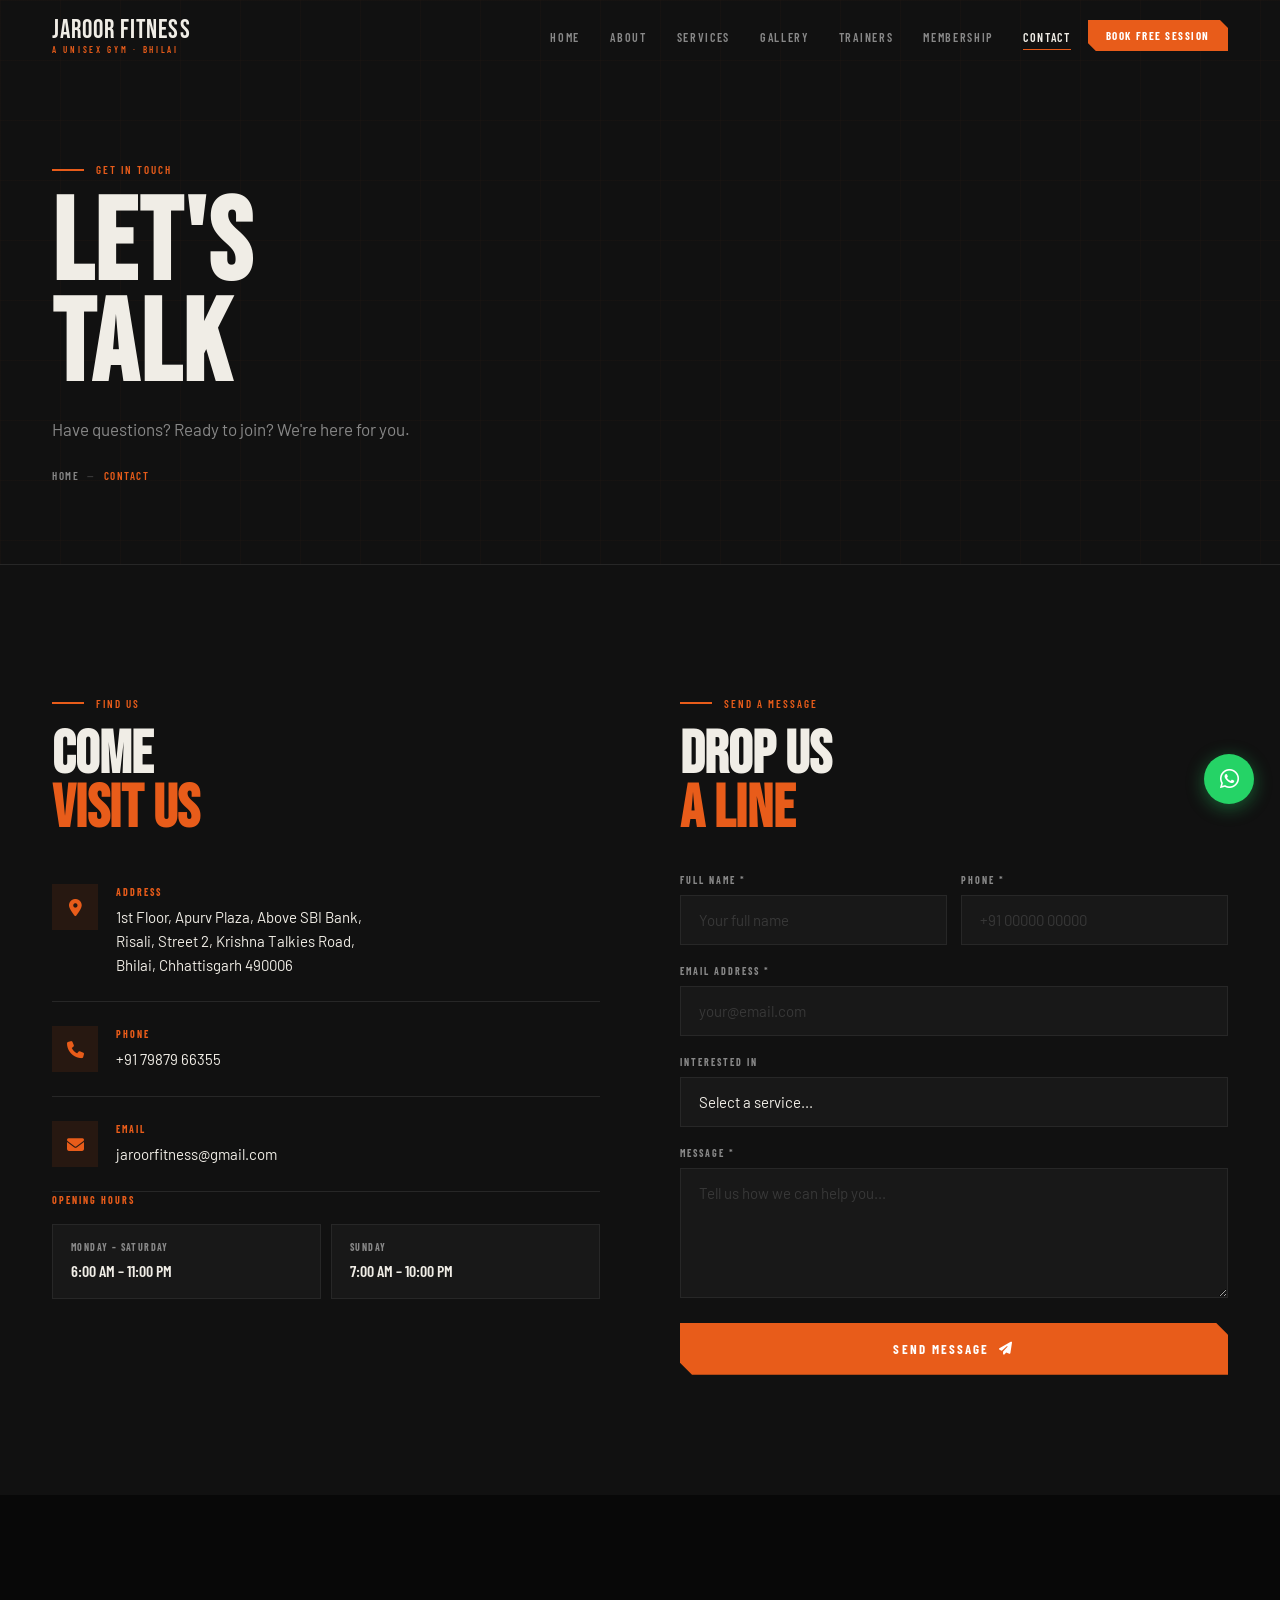
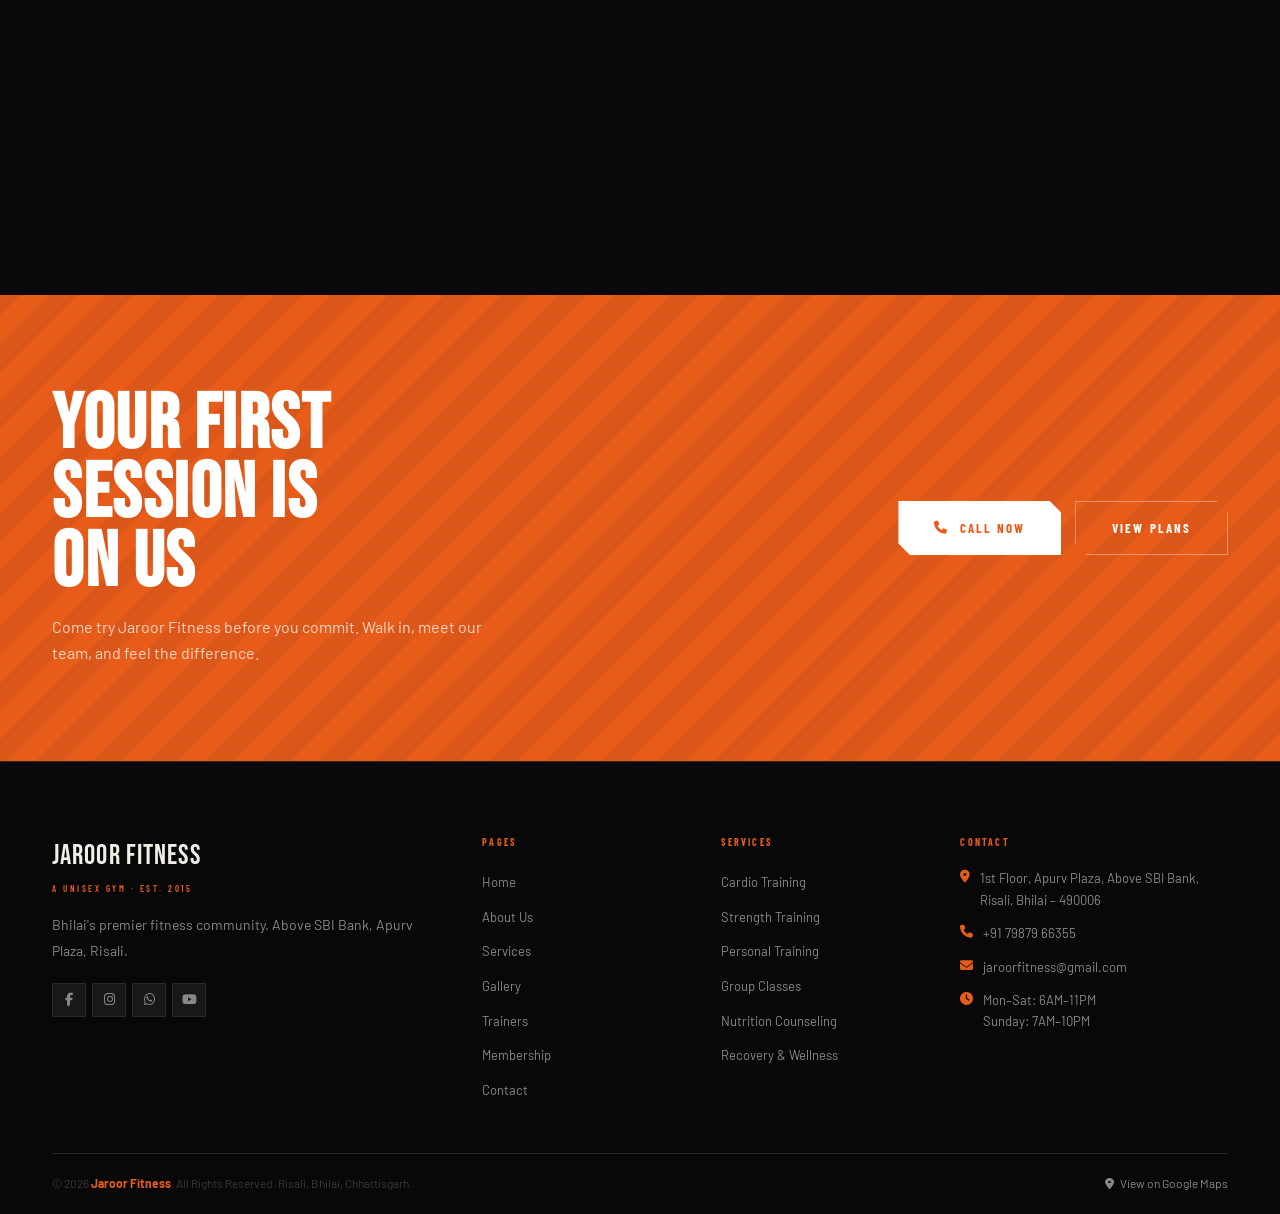
<file: contact.html>
<!DOCTYPE html>
<html lang="en">
<head>
  <meta charset="UTF-8">
  <meta name="viewport" content="width=device-width, initial-scale=1.0">
  <title>Contact Jaroor Fitness Bhilai — +91 79879 66355 | Risali Gym</title>
  <meta name="description" content="Contact Jaroor Fitness gym in Bhilai. Call +91 79879 66355, WhatsApp or visit us at 1st Floor, Apurv Plaza, above SBI Bank, Risali, Bhilai CG 490006.">
  <meta name="robots" content="index, follow">
  <link rel="canonical" href="https://jaroorfitness.com/contact.html">
  <meta name="description" content="Get in touch with Jaroor Fitness. Visit us at Risali, Bhilai or call +91 79879 66355.">
  <link rel="preconnect" href="https://fonts.googleapis.com">
  <link rel="preconnect" href="https://fonts.gstatic.com" crossorigin>
  <link rel="stylesheet" href="styles.css">
  <link rel="stylesheet" href="https://cdnjs.cloudflare.com/ajax/libs/font-awesome/6.4.0/css/all.min.css">
  <link href="https://fonts.googleapis.com/css2?family=Bebas+Neue&family=Barlow+Condensed:ital,wght@0,300;0,400;0,600;0,700;1,400&family=Barlow:wght@300;400;500;600&display=swap" rel="stylesheet">
  <script type="application/ld+json">{"@context":"https://schema.org","@type":"ExerciseGym","name":"Jaroor Fitness","telephone":"+917987966355","address":{"@type":"PostalAddress","streetAddress":"1st Floor, Apurv Plaza, Above SBI Bank, Risali","addressLocality":"Bhilai","addressRegion":"Chhattisgarh","postalCode":"490006","addressCountry":"IN"},"url":"https://jaroorfitness.com"}</script>
</head>
<body>

<!-- BOOKING MODAL -->
<div id="jfModal" style="display:none;position:fixed;inset:0;z-index:9999;background:rgba(0,0,0,.88);backdrop-filter:blur(12px);align-items:center;justify-content:center;padding:16px;">
  <div style="background:#181818;border:1px solid #272727;width:100%;max-width:500px;max-height:92vh;overflow-y:auto;position:relative;padding:40px 30px 28px;animation:mIn .35s ease;">
    <style>@keyframes mIn{from{opacity:0;transform:translateY(20px)}to{opacity:1;transform:translateY(0)}}</style>
    <button onclick="jfClose()" style="position:absolute;top:12px;right:12px;width:32px;height:32px;background:#272727;border:1px solid #383838;color:#888;cursor:pointer;font-size:13px;display:flex;align-items:center;justify-content:center;">&#x2715;</button>
    <div style="text-align:center;margin-bottom:18px;">
      <div style="width:48px;height:48px;background:rgba(232,92,26,.12);border:1px solid rgba(232,92,26,.3);margin:0 auto 12px;display:flex;align-items:center;justify-content:center;clip-path:polygon(0 0,calc(100% - 8px) 0,100% 8px,100% 100%,8px 100%,0 calc(100% - 8px));"><i class="fas fa-dumbbell" style="font-size:20px;color:#e85c1a;"></i></div>
      <h2 style="font-family:'Bebas Neue',sans-serif;font-size:30px;color:#f0ede6;margin:0 0 4px;">Book a Free Session</h2>
      <p style="font-size:13px;color:#888;margin:0;">We'll call you back within 2 hours.</p>
    </div>
    <div id="jfTabs" style="display:flex;gap:2px;margin-bottom:18px;">
      <button id="jfTab1" onclick="jfTab('book')" style="flex:1;padding:10px;background:#e85c1a;color:white;border:1px solid #e85c1a;font-family:'Barlow Condensed',sans-serif;font-weight:700;font-size:11px;letter-spacing:.14em;text-transform:uppercase;cursor:pointer;">Book Appointment</button>
      <button id="jfTab2" onclick="jfTab('enq')"  style="flex:1;padding:10px;background:#272727;color:#888;border:1px solid #383838;font-family:'Barlow Condensed',sans-serif;font-weight:700;font-size:11px;letter-spacing:.14em;text-transform:uppercase;cursor:pointer;">General Enquiry</button>
    </div>
    <div id="jfBook" style="display:flex;flex-direction:column;gap:12px;">
      <div style="display:grid;grid-template-columns:1fr 1fr;gap:10px;">
        <div><label style="font-family:'Barlow Condensed',sans-serif;font-size:10px;font-weight:700;letter-spacing:.2em;text-transform:uppercase;color:#888;display:block;margin-bottom:5px;">Full Name *</label><input id="jfBName" type="text" placeholder="Your name" style="width:100%;background:#272727;border:1px solid #383838;color:#f0ede6;padding:11px 13px;font-size:14px;outline:none;font-family:'Barlow',sans-serif;border-radius:0;" onfocus="this.style.borderColor='#e85c1a'" onblur="this.style.borderColor='#383838'"></div>
        <div><label style="font-family:'Barlow Condensed',sans-serif;font-size:10px;font-weight:700;letter-spacing:.2em;text-transform:uppercase;color:#888;display:block;margin-bottom:5px;">Phone *</label><input id="jfBPhone" type="tel" placeholder="+91 00000 00000" style="width:100%;background:#272727;border:1px solid #383838;color:#f0ede6;padding:11px 13px;font-size:14px;outline:none;font-family:'Barlow',sans-serif;border-radius:0;" onfocus="this.style.borderColor='#e85c1a'" onblur="this.style.borderColor='#383838'"></div>
      </div>
      <div><label style="font-family:'Barlow Condensed',sans-serif;font-size:10px;font-weight:700;letter-spacing:.2em;text-transform:uppercase;color:#888;display:block;margin-bottom:5px;">Service</label>
        <select id="jfBSvc" style="width:100%;background:#272727;border:1px solid #383838;color:#f0ede6;padding:11px 13px;font-size:14px;outline:none;font-family:'Barlow',sans-serif;border-radius:0;-webkit-appearance:none;">
          <option value="">Select...</option><option>Personal Training</option><option>Group Classes</option><option>Strength Training</option><option>Cardio Program</option><option>Nutrition Counseling</option><option>General Membership</option>
        </select>
      </div>
      <p id="jfBErr" style="display:none;color:#e74c3c;font-size:12px;font-family:'Barlow Condensed',sans-serif;font-weight:600;margin:0;"></p>
      <button onclick="jfSubmitBook()" style="width:100%;padding:14px;background:#e85c1a;color:white;border:none;cursor:pointer;font-family:'Barlow Condensed',sans-serif;font-weight:700;font-size:13px;letter-spacing:.16em;text-transform:uppercase;clip-path:polygon(0 0,calc(100% - 10px) 0,100% 10px,100% 100%,10px 100%,0 calc(100% - 10px));display:flex;align-items:center;justify-content:center;gap:8px;">Confirm Booking &#160;<i class="fas fa-check"></i></button>
    </div>
    <div id="jfEnq" style="display:none;flex-direction:column;gap:12px;">
      <div style="display:grid;grid-template-columns:1fr 1fr;gap:10px;">
        <div><label style="font-family:'Barlow Condensed',sans-serif;font-size:10px;font-weight:700;letter-spacing:.2em;text-transform:uppercase;color:#888;display:block;margin-bottom:5px;">Full Name *</label><input id="jfEName" type="text" placeholder="Your name" style="width:100%;background:#272727;border:1px solid #383838;color:#f0ede6;padding:11px 13px;font-size:14px;outline:none;font-family:'Barlow',sans-serif;border-radius:0;" onfocus="this.style.borderColor='#e85c1a'" onblur="this.style.borderColor='#383838'"></div>
        <div><label style="font-family:'Barlow Condensed',sans-serif;font-size:10px;font-weight:700;letter-spacing:.2em;text-transform:uppercase;color:#888;display:block;margin-bottom:5px;">Phone *</label><input id="jfEPhone" type="tel" placeholder="+91 00000 00000" style="width:100%;background:#272727;border:1px solid #383838;color:#f0ede6;padding:11px 13px;font-size:14px;outline:none;font-family:'Barlow',sans-serif;border-radius:0;" onfocus="this.style.borderColor='#e85c1a'" onblur="this.style.borderColor='#383838'"></div>
      </div>
      <div><label style="font-family:'Barlow Condensed',sans-serif;font-size:10px;font-weight:700;letter-spacing:.2em;text-transform:uppercase;color:#888;display:block;margin-bottom:5px;">Your Question *</label><textarea id="jfEMsg" rows="4" placeholder="How can we help?" style="width:100%;background:#272727;border:1px solid #383838;color:#f0ede6;padding:11px 13px;font-size:14px;outline:none;font-family:'Barlow',sans-serif;border-radius:0;resize:vertical;min-height:100px;" onfocus="this.style.borderColor='#e85c1a'" onblur="this.style.borderColor='#383838'"></textarea></div>
      <p id="jfEErr" style="display:none;color:#e74c3c;font-size:12px;font-family:'Barlow Condensed',sans-serif;font-weight:600;margin:0;"></p>
      <button onclick="jfSubmitEnq()" style="width:100%;padding:14px;background:#e85c1a;color:white;border:none;cursor:pointer;font-family:'Barlow Condensed',sans-serif;font-weight:700;font-size:13px;letter-spacing:.16em;text-transform:uppercase;clip-path:polygon(0 0,calc(100% - 10px) 0,100% 10px,100% 100%,10px 100%,0 calc(100% - 10px));display:flex;align-items:center;justify-content:center;gap:8px;">Send Enquiry &#160;<i class="fas fa-paper-plane"></i></button>
    </div>
    <div id="jfDone" style="display:none;text-align:center;padding:16px 0;">
      <i class="fas fa-check-circle" style="font-size:52px;color:#e85c1a;display:block;margin-bottom:14px;"></i>
      <h3 style="font-family:'Bebas Neue',sans-serif;font-size:30px;color:#f0ede6;margin-bottom:8px;">You're All Set!</h3>
      <p style="font-size:14px;color:#888;line-height:1.7;">Our team will call you back within 2 hours.</p>
    </div>
    <div style="display:flex;align-items:center;justify-content:center;gap:12px;margin-top:16px;padding-top:14px;border-top:1px solid #272727;">
      <a href="tel:+917987966355" style="font-family:'Barlow Condensed',sans-serif;font-size:11px;font-weight:700;letter-spacing:.13em;text-transform:uppercase;color:#888;text-decoration:none;"><i class="fas fa-phone"></i> Call</a>
      <span style="color:#383838;">|</span>
      <a href="https://wa.me/917987966355" target="_blank" style="font-family:'Barlow Condensed',sans-serif;font-size:11px;font-weight:700;letter-spacing:.13em;text-transform:uppercase;color:#888;text-decoration:none;"><i class="fab fa-whatsapp"></i> WhatsApp</a>
    </div>
  </div>
</div>
<script>
function jfOpen(){var nav=document.getElementById('navMenu');var hb=document.getElementById('hamburger');if(nav){nav.classList.remove('active');}if(hb){hb.classList.remove('active');}var m=document.getElementById('jfModal');m.style.display='flex';document.body.style.overflow='hidden';jfTab('book');document.getElementById('jfDone').style.display='none';document.getElementById('jfTabs').style.display='flex';['jfBName','jfBPhone','jfEName','jfEPhone'].forEach(function(id){var el=document.getElementById(id);if(el)el.value='';});jfBErr('');jfEErr('');}
function jfClose(){document.getElementById('jfModal').style.display='none';document.body.style.overflow='';}
function jfTab(w){var b=w==='book';document.getElementById('jfBook').style.display=b?'flex':'none';document.getElementById('jfEnq').style.display=b?'none':'flex';document.getElementById('jfTab1').style.background=b?'#e85c1a':'#272727';document.getElementById('jfTab1').style.color=b?'white':'#888';document.getElementById('jfTab1').style.borderColor=b?'#e85c1a':'#383838';document.getElementById('jfTab2').style.background=b?'#272727':'#e85c1a';document.getElementById('jfTab2').style.color=b?'#888':'white';document.getElementById('jfTab2').style.borderColor=b?'#383838':'#e85c1a';}
function jfBErr(m){var e=document.getElementById('jfBErr');e.textContent=m;e.style.display=m?'block':'none';}
function jfEErr(m){var e=document.getElementById('jfEErr');e.textContent=m;e.style.display=m?'block':'none';}
function jfSuccess(){document.getElementById('jfBook').style.display='none';document.getElementById('jfEnq').style.display='none';document.getElementById('jfTabs').style.display='none';document.getElementById('jfDone').style.display='block';setTimeout(jfClose,5000);}
function jfSubmitBook(){jfBErr('');var n=document.getElementById('jfBName').value.trim(),p=document.getElementById('jfBPhone').value.trim();if(!n){jfBErr('Please enter your full name.');return;}if(!p){jfBErr('Please enter your phone number.');return;}jfSuccess();}
function jfSubmitEnq(){jfEErr('');var n=document.getElementById('jfEName').value.trim(),p=document.getElementById('jfEPhone').value.trim(),m=document.getElementById('jfEMsg').value.trim();if(!n){jfEErr('Please enter your full name.');return;}if(!p){jfEErr('Please enter your phone number.');return;}if(!m){jfEErr('Please write your question.');return;}jfSuccess();}
document.getElementById('jfModal').addEventListener('click',function(e){if(e.target===this)jfClose();});
document.addEventListener('keydown',function(e){if(e.key==='Escape')jfClose();});
</script>

<!-- MODAL -->
<div class="modal-overlay" id="modalOverlay" role="dialog" aria-modal="true" aria-labelledby="modalTitle">
  <div class="modal-box">
    <button class="modal-close" id="modalClose" aria-label="Close"><i class="fas fa-times"></i></button>
    <div class="modal-header">
      <div class="modal-icon"><i class="fas fa-dumbbell"></i></div>
      <h2 class="modal-title" id="modalTitle">Book a Free Session</h2>
      <p class="modal-subtitle">We'll call you back within 2 hours.</p>
    </div>
    <div class="modal-tabs">
      <button class="modal-tab active" data-tab="booking">Book Appointment</button>
      <button class="modal-tab" data-tab="enquiry">General Enquiry</button>
    </div>
    <form class="modal-form" id="bookingForm" data-form="booking">
      <div class="mform-row">
        <div class="mform-group"><label class="mform-label">Full Name *</label><input class="mform-input" type="text" name="name" placeholder="Your name" required></div>
        <div class="mform-group"><label class="mform-label">Phone *</label><input class="mform-input" type="tel" name="phone" placeholder="+91 00000 00000" required></div>
      </div>
      <div class="mform-group"><label class="mform-label">Preferred Date & Time</label><input class="mform-input" type="datetime-local" name="datetime"></div>
      <div class="mform-group"><label class="mform-label">Service Interest</label>
        <select class="mform-input" name="service">
          <option value="">Select a service...</option>
          <option>Personal Training</option><option>Group Classes (Zumba / Yoga)</option>
          <option>Strength Training</option><option>Cardio Program</option>
          <option>Nutrition Counseling</option><option>Membership Inquiry</option>
        </select>
      </div>
      <div class="mform-group"><label class="mform-label">Your Fitness Goal</label>
        <select class="mform-input" name="goal">
          <option value="">Tell us your goal...</option>
          <option>Weight Loss</option><option>Muscle Building</option>
          <option>Improve Fitness</option><option>Sports Performance</option><option>General Wellness</option>
        </select>
      </div>
      <button type="submit" class="btn btn-primary modal-submit">Book Free Session <i class="fas fa-arrow-right"></i></button>
    </form>
    <form class="modal-form hidden" id="enquiryForm" data-form="enquiry">
      <div class="mform-row">
        <div class="mform-group"><label class="mform-label">Full Name *</label><input class="mform-input" type="text" name="name" placeholder="Your name" required></div>
        <div class="mform-group"><label class="mform-label">Phone *</label><input class="mform-input" type="tel" name="phone" placeholder="+91 00000 00000" required></div>
      </div>
      <div class="mform-group"><label class="mform-label">Email</label><input class="mform-input" type="email" name="email" placeholder="your@email.com"></div>
      <div class="mform-group"><label class="mform-label">Your Question *</label><textarea class="mform-input" name="message" rows="4" placeholder="How can we help you?" required></textarea></div>
      <button type="submit" class="btn btn-primary modal-submit">Send Enquiry <i class="fas fa-paper-plane"></i></button>
    </form>
    <div class="modal-success hidden" id="modalSuccess">
      <div class="success-icon"><i class="fas fa-check-circle"></i></div>
      <h3>Done! We'll Call You Soon</h3>
      <p>Our team will reach out within 2 hours. Follow us <strong>@jaroor_fitness_bhilai</strong></p>
    </div>
    <div class="modal-footer-links">
      <a href="tel:+917987966355"><i class="fas fa-phone"></i> Call Now</a>
      <span>·</span>
      <a href="https://wa.me/917987966355" target="_blank"><i class="fab fa-whatsapp"></i> WhatsApp</a>
      <span>·</span>
      <a href="mailto:jaroorfitness@gmail.com"><i class="fas fa-envelope"></i> Email</a>
    </div>
  </div>
</div>

  <nav class="navbar scrolled" id="navbar">
    <div class="nav-container">
      <div class="nav-logo">
        <a href="index.html">
          <span class="logo-main">Jaroor Fitness</span>
          <span class="logo-sub">A Unisex Gym · Bhilai</span>
        </a>
      </div>
      <ul class="nav-menu" id="navMenu">
        <li><a href="index.html" class="nav-link">Home</a></li>
        <li><a href="about.html" class="nav-link">About</a></li>
        <li><a href="services.html" class="nav-link">Services</a></li>
        <li><a href="gallery.html" class="nav-link">Gallery</a></li>
        <li><a href="trainers.html" class="nav-link">Trainers</a></li>
        <li><a href="membership.html" class="nav-link">Membership</a></li>
        <li><a href="contact.html" class="nav-link active">Contact</a></li>
        <li><button class="nav-cta" onclick="jfOpen()">Book Free Session</button></li>
      </ul>
      <div class="hamburger" id="hamburger"><span class="bar"></span><span class="bar"></span><span class="bar"></span></div>
    </div>
  </nav>

  <section class="page-header">
    <div class="page-header-inner">
      <div class="section-label reveal"><span class="label">Get In Touch</span></div>
      <h1 class="display">Let's<br>Talk</h1>
      <p>Have questions? Ready to join? We're here for you.</p>
      <div class="breadcrumb">
        <a href="index.html">Home</a>
        <span class="sep">—</span>
        <span class="current">Contact</span>
      </div>
    </div>
  </section>

  <section class="contact-section">
    <div class="container">
      <div class="contact-grid">
        <!-- Info -->
        <div class="contact-info">
          <div>
            <div class="section-label"><span class="label">Find Us</span></div>
            <h2 class="section-title" style="font-size:clamp(36px,5vw,60px);">Come<br><span>Visit Us</span></h2>
          </div>

          <div class="contact-detail">
            <div class="contact-icon"><i class="fas fa-map-marker-alt"></i></div>
            <div>
              <div class="contact-label">Address</div>
              <div class="contact-value">1st Floor, Apurv Plaza, Above SBI Bank,<br>Risali, Street 2, Krishna Talkies Road,<br>Bhilai, Chhattisgarh 490006</div>
            </div>
          </div>

          <div class="contact-detail">
            <div class="contact-icon"><i class="fas fa-phone"></i></div>
            <div>
              <div class="contact-label">Phone</div>
              <div class="contact-value">
                <a href="tel:+917987966355">+91 79879 66355</a>
              </div>
            </div>
          </div>

          <div class="contact-detail">
            <div class="contact-icon"><i class="fas fa-envelope"></i></div>
            <div>
              <div class="contact-label">Email</div>
              <div class="contact-value">
                <a href="mailto:jaroorfitness@gmail.com">jaroorfitness@gmail.com</a>
              </div>
            </div>
          </div>

          <div>
            <div class="contact-label" style="margin-bottom:16px;">Opening Hours</div>
            <div class="hours-grid">
              <div class="hours-item">
                <div class="hours-day">Monday – Saturday</div>
                <div class="hours-time">6:00 AM – 11:00 PM</div>
              </div>
              <div class="hours-item">
                <div class="hours-day">Sunday</div>
                <div class="hours-time">7:00 AM – 10:00 PM</div>
              </div>
            </div>
          </div>
        </div>

        <!-- Form -->
        <div class="contact-form">
          <div class="section-label"><span class="label">Send a Message</span></div>
          <h2 class="section-title" style="font-size:clamp(36px,5vw,60px);margin-bottom:36px;">Drop Us<br><span>a Line</span></h2>

          <form id="contactForm">
            <div class="form-row">
              <div class="form-group">
                <label class="form-label" for="name">Full Name *</label>
                <input class="form-input" type="text" id="name" name="name" placeholder="Your full name" required>
              </div>
              <div class="form-group">
                <label class="form-label" for="phone">Phone *</label>
                <input class="form-input" type="tel" id="phone" name="phone" placeholder="+91 00000 00000" required>
              </div>
            </div>
            <div class="form-group">
              <label class="form-label" for="email">Email Address *</label>
              <input class="form-input" type="email" id="email" name="email" placeholder="your@email.com" required>
            </div>
            <div class="form-group">
              <label class="form-label" for="service">Interested In</label>
              <select class="form-input" id="service" name="service">
                <option value="">Select a service...</option>
                <option>Personal Training</option>
                <option>Group Classes</option>
                <option>Membership Inquiry</option>
                <option>Nutrition Counseling</option>
                <option>Corporate Wellness</option>
                <option>General Query</option>
              </select>
            </div>
            <div class="form-group">
              <label class="form-label" for="message">Message *</label>
              <textarea class="form-input" id="message" name="message" placeholder="Tell us how we can help you..." required></textarea>
            </div>
            <div class="form-submit">
              <button type="submit" class="btn btn-primary">
                Send Message <i class="fas fa-paper-plane"></i>
              </button>
            </div>
          </form>
        </div>
      </div>
    </div>
  </section>

  <!-- Map embed -->
  <div style="height:400px;overflow:hidden;filter:grayscale(40%) contrast(1.1);">
    <iframe
      src="https://www.google.com/maps/embed?pb=!1m18!1m12!1m3!1d3719.0!2d81.2800!3d21.1955!2m3!1f0!2f0!3f0!3m2!1i1024!2i768!4f13.1!3m3!1m2!1s0x0%3A0x0!2zMjHCsDExJzQ0LjgiTiA4McKwMTYnNDguMCJF!5e0!3m2!1sen!2sin!4v1234567890"
      width="100%" height="400" style="border:0;" allowfullscreen="" loading="lazy"></iframe>
  </div>

  <section class="cta-section">
    <div class="cta-inner">
      <div class="cta-text">
        <h2 class="display">Your First<br>Session Is<br>On Us</h2>
        <p>Come try Jaroor Fitness before you commit. Walk in, meet our team, and feel the difference.</p>
      </div>
      <div class="cta-actions">
        <a href="tel:+917987966355" class="btn btn-white"><i class="fas fa-phone"></i> Call Now</a>
        <a href="membership.html" class="btn btn-transparent">View Plans</a>
      </div>
    </div>
  </section>

<footer class="site-footer">
  <div class="container">
    <div class="footer-grid">

      <div class="footer-brand">
        <span class="logo-main">Jaroor Fitness</span>
        <span class="logo-sub">A Unisex Gym &middot; Est. 2015</span>
        <p>Bhilai's premier fitness community. Above SBI Bank, Apurv Plaza, Risali.</p>
        <div class="social-row">
          <a href="https://www.facebook.com/jaroorfitnessbhilai" target="_blank" aria-label="Facebook"><i class="fab fa-facebook-f"></i></a>
          <a href="https://www.instagram.com/jaroor_fitness_bhilai/" target="_blank" aria-label="Instagram"><i class="fab fa-instagram"></i></a>
          <a href="https://wa.me/917987966355" target="_blank" aria-label="WhatsApp"><i class="fab fa-whatsapp"></i></a>
          <a href="#" aria-label="YouTube"><i class="fab fa-youtube"></i></a>
        </div>
      </div>

      <div class="footer-col">
        <h5>Pages</h5>
        <ul>
          <li><a href="index.html">Home</a></li>
          <li><a href="about.html">About Us</a></li>
          <li><a href="services.html">Services</a></li>
          <li><a href="gallery.html">Gallery</a></li>
          <li><a href="trainers.html">Trainers</a></li>
          <li><a href="membership.html">Membership</a></li>
          <li><a href="contact.html">Contact</a></li>
        </ul>
      </div>

      <div class="footer-col">
        <h5>Services</h5>
        <ul>
          <li><a href="services.html#cardio">Cardio Training</a></li>
          <li><a href="services.html#strength">Strength Training</a></li>
          <li><a href="services.html#personal">Personal Training</a></li>
          <li><a href="services.html#group">Group Classes</a></li>
          <li><a href="services.html#nutrition">Nutrition Counseling</a></li>
          <li><a href="services.html#recovery">Recovery &amp; Wellness</a></li>
        </ul>
      </div>

      <div class="footer-col">
        <h5>Contact</h5>
        <div class="fc-row">
          <i class="fas fa-map-marker-alt"></i>
          <span>1st Floor, Apurv Plaza, Above SBI Bank,<br>Risali, Bhilai &ndash; 490006</span>
        </div>
        <div class="fc-row">
          <i class="fas fa-phone"></i>
          <span><a href="tel:+917987966355">+91 79879 66355</a></span>
        </div>
        <div class="fc-row">
          <i class="fas fa-envelope"></i>
          <span><a href="mailto:jaroorfitness@gmail.com">jaroorfitness@gmail.com</a></span>
        </div>
        <div class="fc-row">
          <i class="fas fa-clock"></i>
          <span>Mon&ndash;Sat: 6AM&ndash;11PM<br>Sunday: 7AM&ndash;10PM</span>
        </div>
      </div>

    </div>
    <div class="footer-bar">
      <p>&copy; 2026 <strong>Jaroor Fitness</strong>. All Rights Reserved. Risali, Bhilai, Chhattisgarh.</p>
      <a href="https://maps.google.com/?q=Jaroor+Fitness+Apurv+Plaza+Risali+Bhilai" target="_blank">
        <i class="fas fa-map-marker-alt"></i> View on Google Maps
      </a>
    </div>
  </div>
</footer>

<!-- Floating WhatsApp -->
<a href="https://wa.me/917987966355" target="_blank" class="wa-float" aria-label="Chat on WhatsApp">
  <i class="fab fa-whatsapp"></i>
</a>

<!-- Back to Top -->
<a href="#" class="btt" id="btt" aria-label="Back to top">
  <i class="fas fa-arrow-up"></i>
</a>

<script src="script.js"></script>
</body>
</html>
</file>
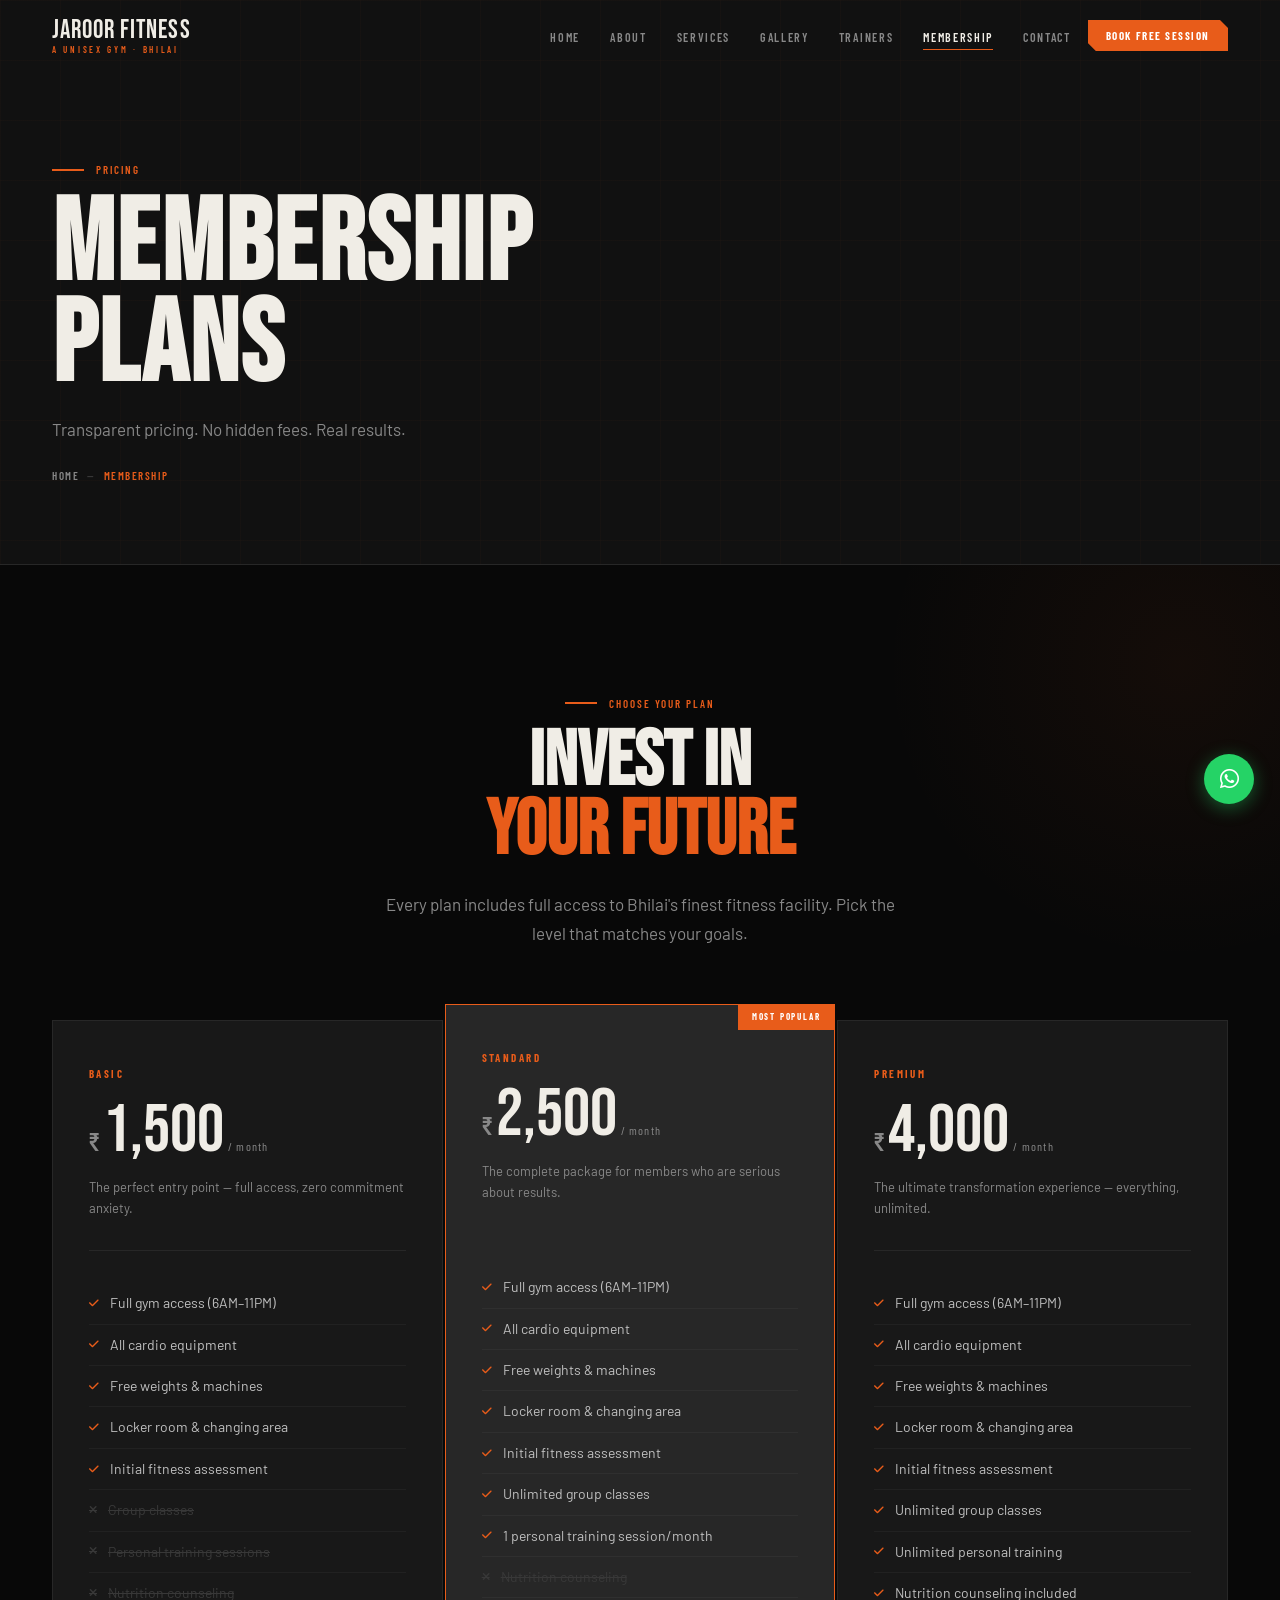
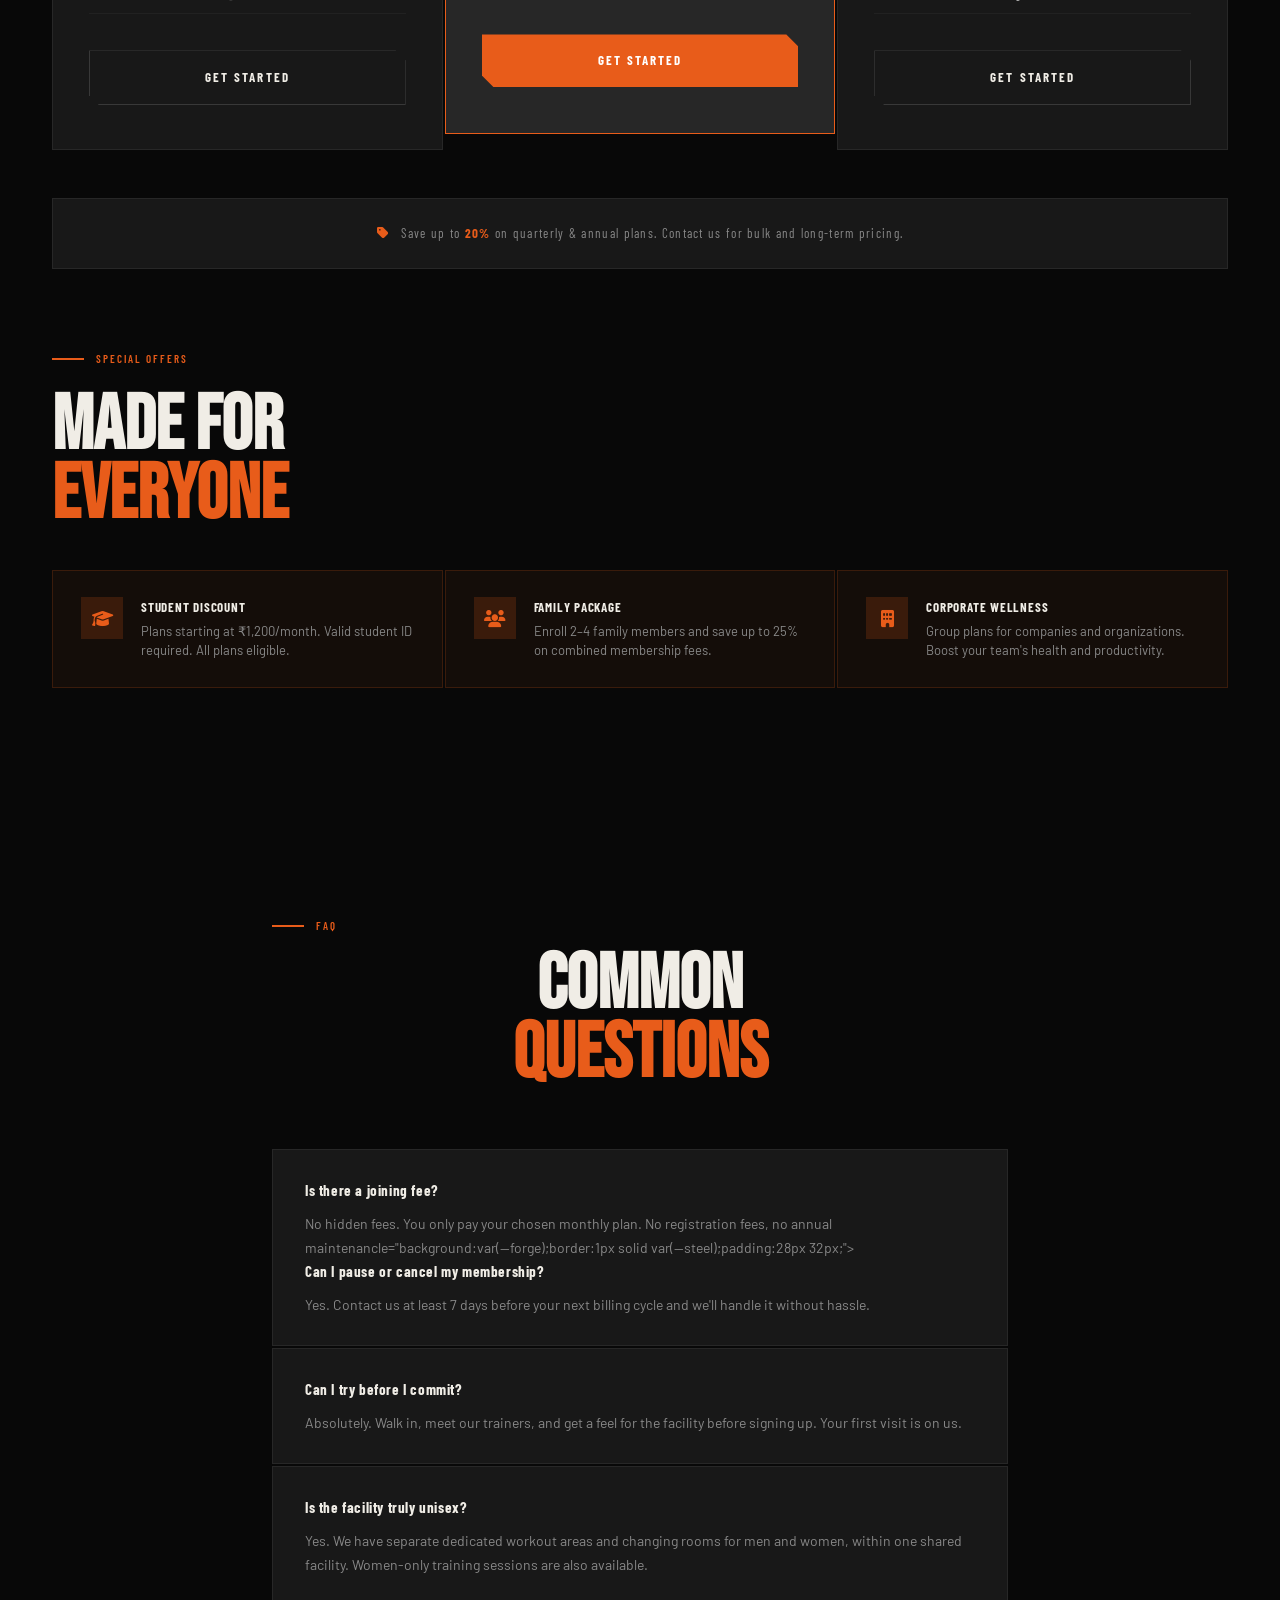
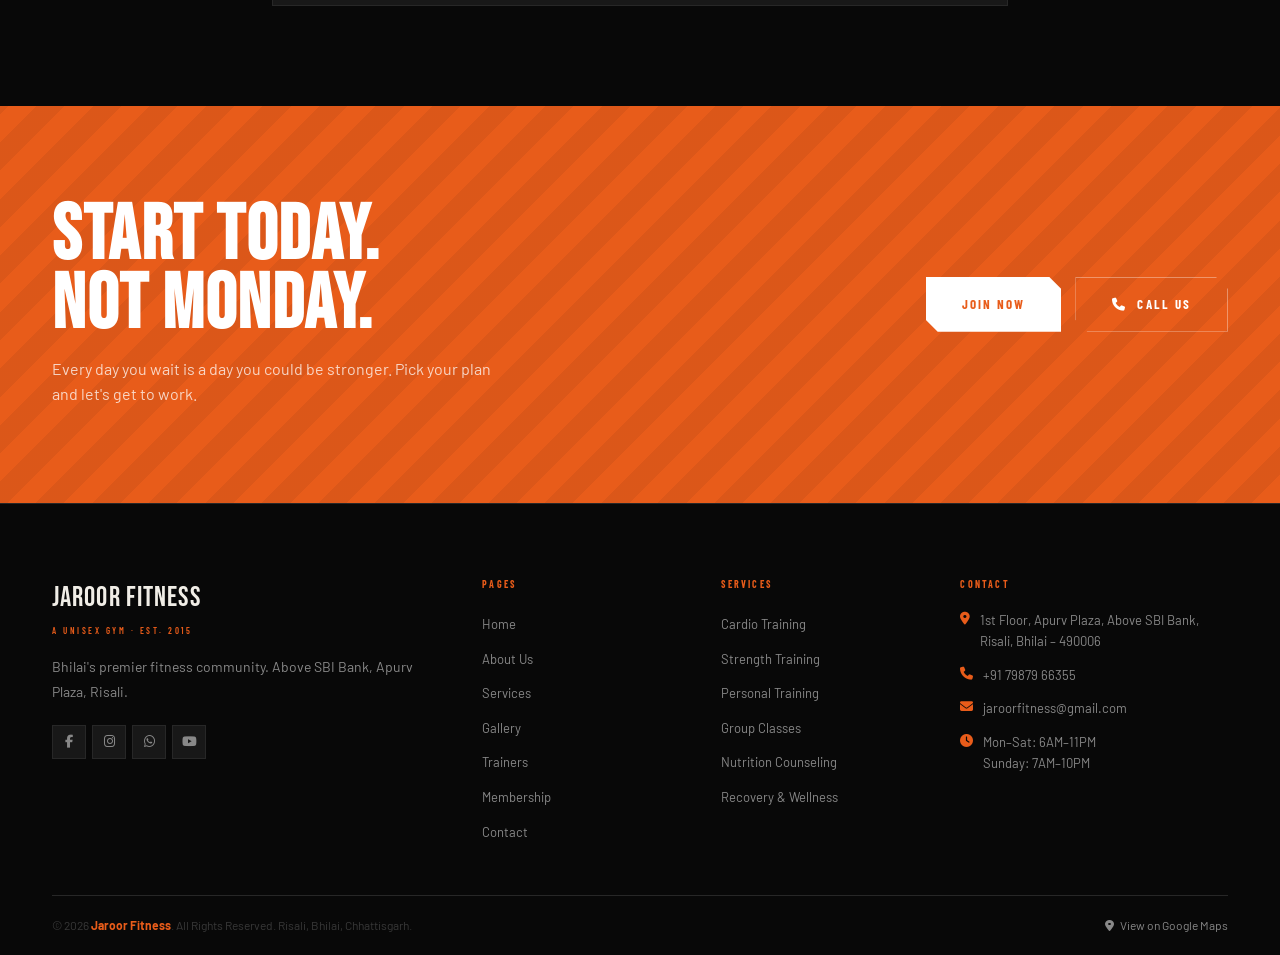
<file: membership.html>
<!DOCTYPE html>
<html lang="en">
<head>
  <meta charset="UTF-8">
  <meta name="viewport" content="width=device-width, initial-scale=1.0">
  <title>Gym Membership Plans Bhilai — Starting ₹1500/month | Jaroor Fitness</title>
  <meta name="description" content="Affordable gym membership plans in Bhilai starting from ₹1,500/month. Basic, Standard & Premium plans. No joining fee. Student discounts & family packages available.">
  <meta name="robots" content="index, follow">
  <link rel="canonical" href="https://jaroorfitness.com/membership.html">
  <meta name="description" content="Affordable gym membership plans in Bhilai starting from ₹1,500/month. Basic, Standard, and Premium plans available.">
  <link rel="preconnect" href="https://fonts.googleapis.com">
  <link rel="preconnect" href="https://fonts.gstatic.com" crossorigin>
  <link rel="stylesheet" href="styles.css">
  <link rel="stylesheet" href="https://cdnjs.cloudflare.com/ajax/libs/font-awesome/6.4.0/css/all.min.css">
  <link href="https://fonts.googleapis.com/css2?family=Bebas+Neue&family=Barlow+Condensed:ital,wght@0,300;0,400;0,600;0,700;1,400&family=Barlow:wght@300;400;500;600&display=swap" rel="stylesheet">
  <script type="application/ld+json">{"@context":"https://schema.org","@type":"ExerciseGym","name":"Jaroor Fitness","telephone":"+917987966355","address":{"@type":"PostalAddress","streetAddress":"1st Floor, Apurv Plaza, Above SBI Bank, Risali","addressLocality":"Bhilai","addressRegion":"Chhattisgarh","postalCode":"490006","addressCountry":"IN"},"url":"https://jaroorfitness.com"}</script>
</head>
<body>

<!-- BOOKING MODAL -->
<div id="jfModal" style="display:none;position:fixed;inset:0;z-index:9999;background:rgba(0,0,0,.88);backdrop-filter:blur(12px);align-items:center;justify-content:center;padding:16px;">
  <div style="background:#181818;border:1px solid #272727;width:100%;max-width:500px;max-height:92vh;overflow-y:auto;position:relative;padding:40px 30px 28px;animation:mIn .35s ease;">
    <style>@keyframes mIn{from{opacity:0;transform:translateY(20px)}to{opacity:1;transform:translateY(0)}}</style>
    <button onclick="jfClose()" style="position:absolute;top:12px;right:12px;width:32px;height:32px;background:#272727;border:1px solid #383838;color:#888;cursor:pointer;font-size:13px;display:flex;align-items:center;justify-content:center;">&#x2715;</button>
    <div style="text-align:center;margin-bottom:18px;">
      <div style="width:48px;height:48px;background:rgba(232,92,26,.12);border:1px solid rgba(232,92,26,.3);margin:0 auto 12px;display:flex;align-items:center;justify-content:center;clip-path:polygon(0 0,calc(100% - 8px) 0,100% 8px,100% 100%,8px 100%,0 calc(100% - 8px));"><i class="fas fa-dumbbell" style="font-size:20px;color:#e85c1a;"></i></div>
      <h2 style="font-family:'Bebas Neue',sans-serif;font-size:30px;color:#f0ede6;margin:0 0 4px;">Book a Free Session</h2>
      <p style="font-size:13px;color:#888;margin:0;">We'll call you back within 2 hours.</p>
    </div>
    <div id="jfTabs" style="display:flex;gap:2px;margin-bottom:18px;">
      <button id="jfTab1" onclick="jfTab('book')" style="flex:1;padding:10px;background:#e85c1a;color:white;border:1px solid #e85c1a;font-family:'Barlow Condensed',sans-serif;font-weight:700;font-size:11px;letter-spacing:.14em;text-transform:uppercase;cursor:pointer;">Book Appointment</button>
      <button id="jfTab2" onclick="jfTab('enq')"  style="flex:1;padding:10px;background:#272727;color:#888;border:1px solid #383838;font-family:'Barlow Condensed',sans-serif;font-weight:700;font-size:11px;letter-spacing:.14em;text-transform:uppercase;cursor:pointer;">General Enquiry</button>
    </div>
    <div id="jfBook" style="display:flex;flex-direction:column;gap:12px;">
      <div style="display:grid;grid-template-columns:1fr 1fr;gap:10px;">
        <div><label style="font-family:'Barlow Condensed',sans-serif;font-size:10px;font-weight:700;letter-spacing:.2em;text-transform:uppercase;color:#888;display:block;margin-bottom:5px;">Full Name *</label><input id="jfBName" type="text" placeholder="Your name" style="width:100%;background:#272727;border:1px solid #383838;color:#f0ede6;padding:11px 13px;font-size:14px;outline:none;font-family:'Barlow',sans-serif;border-radius:0;" onfocus="this.style.borderColor='#e85c1a'" onblur="this.style.borderColor='#383838'"></div>
        <div><label style="font-family:'Barlow Condensed',sans-serif;font-size:10px;font-weight:700;letter-spacing:.2em;text-transform:uppercase;color:#888;display:block;margin-bottom:5px;">Phone *</label><input id="jfBPhone" type="tel" placeholder="+91 00000 00000" style="width:100%;background:#272727;border:1px solid #383838;color:#f0ede6;padding:11px 13px;font-size:14px;outline:none;font-family:'Barlow',sans-serif;border-radius:0;" onfocus="this.style.borderColor='#e85c1a'" onblur="this.style.borderColor='#383838'"></div>
      </div>
      <div><label style="font-family:'Barlow Condensed',sans-serif;font-size:10px;font-weight:700;letter-spacing:.2em;text-transform:uppercase;color:#888;display:block;margin-bottom:5px;">Service</label>
        <select id="jfBSvc" style="width:100%;background:#272727;border:1px solid #383838;color:#f0ede6;padding:11px 13px;font-size:14px;outline:none;font-family:'Barlow',sans-serif;border-radius:0;-webkit-appearance:none;">
          <option value="">Select...</option><option>Personal Training</option><option>Group Classes</option><option>Strength Training</option><option>Cardio Program</option><option>Nutrition Counseling</option><option>General Membership</option>
        </select>
      </div>
      <p id="jfBErr" style="display:none;color:#e74c3c;font-size:12px;font-family:'Barlow Condensed',sans-serif;font-weight:600;margin:0;"></p>
      <button onclick="jfSubmitBook()" style="width:100%;padding:14px;background:#e85c1a;color:white;border:none;cursor:pointer;font-family:'Barlow Condensed',sans-serif;font-weight:700;font-size:13px;letter-spacing:.16em;text-transform:uppercase;clip-path:polygon(0 0,calc(100% - 10px) 0,100% 10px,100% 100%,10px 100%,0 calc(100% - 10px));display:flex;align-items:center;justify-content:center;gap:8px;">Confirm Booking &#160;<i class="fas fa-check"></i></button>
    </div>
    <div id="jfEnq" style="display:none;flex-direction:column;gap:12px;">
      <div style="display:grid;grid-template-columns:1fr 1fr;gap:10px;">
        <div><label style="font-family:'Barlow Condensed',sans-serif;font-size:10px;font-weight:700;letter-spacing:.2em;text-transform:uppercase;color:#888;display:block;margin-bottom:5px;">Full Name *</label><input id="jfEName" type="text" placeholder="Your name" style="width:100%;background:#272727;border:1px solid #383838;color:#f0ede6;padding:11px 13px;font-size:14px;outline:none;font-family:'Barlow',sans-serif;border-radius:0;" onfocus="this.style.borderColor='#e85c1a'" onblur="this.style.borderColor='#383838'"></div>
        <div><label style="font-family:'Barlow Condensed',sans-serif;font-size:10px;font-weight:700;letter-spacing:.2em;text-transform:uppercase;color:#888;display:block;margin-bottom:5px;">Phone *</label><input id="jfEPhone" type="tel" placeholder="+91 00000 00000" style="width:100%;background:#272727;border:1px solid #383838;color:#f0ede6;padding:11px 13px;font-size:14px;outline:none;font-family:'Barlow',sans-serif;border-radius:0;" onfocus="this.style.borderColor='#e85c1a'" onblur="this.style.borderColor='#383838'"></div>
      </div>
      <div><label style="font-family:'Barlow Condensed',sans-serif;font-size:10px;font-weight:700;letter-spacing:.2em;text-transform:uppercase;color:#888;display:block;margin-bottom:5px;">Your Question *</label><textarea id="jfEMsg" rows="4" placeholder="How can we help?" style="width:100%;background:#272727;border:1px solid #383838;color:#f0ede6;padding:11px 13px;font-size:14px;outline:none;font-family:'Barlow',sans-serif;border-radius:0;resize:vertical;min-height:100px;" onfocus="this.style.borderColor='#e85c1a'" onblur="this.style.borderColor='#383838'"></textarea></div>
      <p id="jfEErr" style="display:none;color:#e74c3c;font-size:12px;font-family:'Barlow Condensed',sans-serif;font-weight:600;margin:0;"></p>
      <button onclick="jfSubmitEnq()" style="width:100%;padding:14px;background:#e85c1a;color:white;border:none;cursor:pointer;font-family:'Barlow Condensed',sans-serif;font-weight:700;font-size:13px;letter-spacing:.16em;text-transform:uppercase;clip-path:polygon(0 0,calc(100% - 10px) 0,100% 10px,100% 100%,10px 100%,0 calc(100% - 10px));display:flex;align-items:center;justify-content:center;gap:8px;">Send Enquiry &#160;<i class="fas fa-paper-plane"></i></button>
    </div>
    <div id="jfDone" style="display:none;text-align:center;padding:16px 0;">
      <i class="fas fa-check-circle" style="font-size:52px;color:#e85c1a;display:block;margin-bottom:14px;"></i>
      <h3 style="font-family:'Bebas Neue',sans-serif;font-size:30px;color:#f0ede6;margin-bottom:8px;">You're All Set!</h3>
      <p style="font-size:14px;color:#888;line-height:1.7;">Our team will call you back within 2 hours.</p>
    </div>
    <div style="display:flex;align-items:center;justify-content:center;gap:12px;margin-top:16px;padding-top:14px;border-top:1px solid #272727;">
      <a href="tel:+917987966355" style="font-family:'Barlow Condensed',sans-serif;font-size:11px;font-weight:700;letter-spacing:.13em;text-transform:uppercase;color:#888;text-decoration:none;"><i class="fas fa-phone"></i> Call</a>
      <span style="color:#383838;">|</span>
      <a href="https://wa.me/917987966355" target="_blank" style="font-family:'Barlow Condensed',sans-serif;font-size:11px;font-weight:700;letter-spacing:.13em;text-transform:uppercase;color:#888;text-decoration:none;"><i class="fab fa-whatsapp"></i> WhatsApp</a>
    </div>
  </div>
</div>
<script>
function jfOpen(){var nav=document.getElementById('navMenu');var hb=document.getElementById('hamburger');if(nav){nav.classList.remove('active');}if(hb){hb.classList.remove('active');}var m=document.getElementById('jfModal');m.style.display='flex';document.body.style.overflow='hidden';jfTab('book');document.getElementById('jfDone').style.display='none';document.getElementById('jfTabs').style.display='flex';['jfBName','jfBPhone','jfEName','jfEPhone'].forEach(function(id){var el=document.getElementById(id);if(el)el.value='';});jfBErr('');jfEErr('');}
function jfClose(){document.getElementById('jfModal').style.display='none';document.body.style.overflow='';}
function jfTab(w){var b=w==='book';document.getElementById('jfBook').style.display=b?'flex':'none';document.getElementById('jfEnq').style.display=b?'none':'flex';document.getElementById('jfTab1').style.background=b?'#e85c1a':'#272727';document.getElementById('jfTab1').style.color=b?'white':'#888';document.getElementById('jfTab1').style.borderColor=b?'#e85c1a':'#383838';document.getElementById('jfTab2').style.background=b?'#272727':'#e85c1a';document.getElementById('jfTab2').style.color=b?'#888':'white';document.getElementById('jfTab2').style.borderColor=b?'#383838':'#e85c1a';}
function jfBErr(m){var e=document.getElementById('jfBErr');e.textContent=m;e.style.display=m?'block':'none';}
function jfEErr(m){var e=document.getElementById('jfEErr');e.textContent=m;e.style.display=m?'block':'none';}
function jfSuccess(){document.getElementById('jfBook').style.display='none';document.getElementById('jfEnq').style.display='none';document.getElementById('jfTabs').style.display='none';document.getElementById('jfDone').style.display='block';setTimeout(jfClose,5000);}
function jfSubmitBook(){jfBErr('');var n=document.getElementById('jfBName').value.trim(),p=document.getElementById('jfBPhone').value.trim();if(!n){jfBErr('Please enter your full name.');return;}if(!p){jfBErr('Please enter your phone number.');return;}jfSuccess();}
function jfSubmitEnq(){jfEErr('');var n=document.getElementById('jfEName').value.trim(),p=document.getElementById('jfEPhone').value.trim(),m=document.getElementById('jfEMsg').value.trim();if(!n){jfEErr('Please enter your full name.');return;}if(!p){jfEErr('Please enter your phone number.');return;}if(!m){jfEErr('Please write your question.');return;}jfSuccess();}
document.getElementById('jfModal').addEventListener('click',function(e){if(e.target===this)jfClose();});
document.addEventListener('keydown',function(e){if(e.key==='Escape')jfClose();});
</script>

<!-- MODAL -->
<div class="modal-overlay" id="modalOverlay" role="dialog" aria-modal="true" aria-labelledby="modalTitle">
  <div class="modal-box">
    <button class="modal-close" id="modalClose" aria-label="Close"><i class="fas fa-times"></i></button>
    <div class="modal-header">
      <div class="modal-icon"><i class="fas fa-dumbbell"></i></div>
      <h2 class="modal-title" id="modalTitle">Book a Free Session</h2>
      <p class="modal-subtitle">We'll call you back within 2 hours.</p>
    </div>
    <div class="modal-tabs">
      <button class="modal-tab active" data-tab="booking">Book Appointment</button>
      <button class="modal-tab" data-tab="enquiry">General Enquiry</button>
    </div>
    <form class="modal-form" id="bookingForm" data-form="booking">
      <div class="mform-row">
        <div class="mform-group"><label class="mform-label">Full Name *</label><input class="mform-input" type="text" name="name" placeholder="Your name" required></div>
        <div class="mform-group"><label class="mform-label">Phone *</label><input class="mform-input" type="tel" name="phone" placeholder="+91 00000 00000" required></div>
      </div>
      <div class="mform-group"><label class="mform-label">Preferred Date & Time</label><input class="mform-input" type="datetime-local" name="datetime"></div>
      <div class="mform-group"><label class="mform-label">Service Interest</label>
        <select class="mform-input" name="service">
          <option value="">Select a service...</option>
          <option>Personal Training</option><option>Group Classes (Zumba / Yoga)</option>
          <option>Strength Training</option><option>Cardio Program</option>
          <option>Nutrition Counseling</option><option>Membership Inquiry</option>
        </select>
      </div>
      <div class="mform-group"><label class="mform-label">Your Fitness Goal</label>
        <select class="mform-input" name="goal">
          <option value="">Tell us your goal...</option>
          <option>Weight Loss</option><option>Muscle Building</option>
          <option>Improve Fitness</option><option>Sports Performance</option><option>General Wellness</option>
        </select>
      </div>
      <button type="submit" class="btn btn-primary modal-submit">Book Free Session <i class="fas fa-arrow-right"></i></button>
    </form>
    <form class="modal-form hidden" id="enquiryForm" data-form="enquiry">
      <div class="mform-row">
        <div class="mform-group"><label class="mform-label">Full Name *</label><input class="mform-input" type="text" name="name" placeholder="Your name" required></div>
        <div class="mform-group"><label class="mform-label">Phone *</label><input class="mform-input" type="tel" name="phone" placeholder="+91 00000 00000" required></div>
      </div>
      <div class="mform-group"><label class="mform-label">Email</label><input class="mform-input" type="email" name="email" placeholder="your@email.com"></div>
      <div class="mform-group"><label class="mform-label">Your Question *</label><textarea class="mform-input" name="message" rows="4" placeholder="How can we help you?" required></textarea></div>
      <button type="submit" class="btn btn-primary modal-submit">Send Enquiry <i class="fas fa-paper-plane"></i></button>
    </form>
    <div class="modal-success hidden" id="modalSuccess">
      <div class="success-icon"><i class="fas fa-check-circle"></i></div>
      <h3>Done! We'll Call You Soon</h3>
      <p>Our team will reach out within 2 hours. Follow us <strong>@jaroor_fitness_bhilai</strong></p>
    </div>
    <div class="modal-footer-links">
      <a href="tel:+917987966355"><i class="fas fa-phone"></i> Call Now</a>
      <span>·</span>
      <a href="https://wa.me/917987966355" target="_blank"><i class="fab fa-whatsapp"></i> WhatsApp</a>
      <span>·</span>
      <a href="mailto:jaroorfitness@gmail.com"><i class="fas fa-envelope"></i> Email</a>
    </div>
  </div>
</div>

  <nav class="navbar scrolled" id="navbar">
    <div class="nav-container">
      <div class="nav-logo">
        <a href="index.html">
          <span class="logo-main">Jaroor Fitness</span>
          <span class="logo-sub">A Unisex Gym · Bhilai</span>
        </a>
      </div>
      <ul class="nav-menu" id="navMenu">
        <li><a href="index.html" class="nav-link">Home</a></li>
        <li><a href="about.html" class="nav-link">About</a></li>
        <li><a href="services.html" class="nav-link">Services</a></li>
        <li><a href="gallery.html" class="nav-link">Gallery</a></li>
        <li><a href="trainers.html" class="nav-link">Trainers</a></li>
        <li><a href="membership.html" class="nav-link active">Membership</a></li>
        <li><a href="contact.html" class="nav-link">Contact</a></li>
        <li><button class="nav-cta" onclick="jfOpen()">Book Free Session</button></li>
      </ul>
      <div class="hamburger" id="hamburger"><span class="bar"></span><span class="bar"></span><span class="bar"></span></div>
    </div>
  </nav>

  <section class="page-header">
    <div class="page-header-inner">
      <div class="section-label reveal"><span class="label">Pricing</span></div>
      <h1 class="display">Membership<br>Plans</h1>
      <p>Transparent pricing. No hidden fees. Real results.</p>
      <div class="breadcrumb">
        <a href="index.html">Home</a>
        <span class="sep">—</span>
        <span class="current">Membership</span>
      </div>
    </div>
  </section>

  <!-- Plans -->
  <section class="membership-section">
    <div class="container">
      <div class="membership-header">
        <div class="section-label"><span class="label">Choose Your Plan</span></div>
        <h2 class="section-title">Invest in<br><span>Your Future</span></h2>
        <p class="section-intro">Every plan includes full access to Bhilai's finest fitness facility. Pick the level that matches your goals.</p>
      </div>

      <div class="plans-grid">
        <div class="plan-card fade-up">
          <div class="plan-tier">Basic</div>
          <div class="plan-price">
            <span class="plan-currency">₹</span>
            <span class="plan-amount">1,500</span>
            <span class="plan-period">/ month</span>
          </div>
          <p class="plan-tagline">The perfect entry point — full access, zero commitment anxiety.</p>
          <ul class="plan-features">
            <li><i class="fas fa-check"></i> Full gym access (6AM–11PM)</li>
            <li><i class="fas fa-check"></i> All cardio equipment</li>
            <li><i class="fas fa-check"></i> Free weights &amp; machines</li>
            <li><i class="fas fa-check"></i> Locker room &amp; changing area</li>
            <li><i class="fas fa-check"></i> Initial fitness assessment</li>
            <li class="disabled"><i class="fas fa-times"></i> Group classes</li>
            <li class="disabled"><i class="fas fa-times"></i> Personal training sessions</li>
            <li class="disabled"><i class="fas fa-times"></i> Nutrition counseling</li>
          </ul>
          <a href="contact.html" class="btn btn-outline">Get Started</a>
        </div>

        <div class="plan-card featured fade-up">
          <div class="plan-badge">Most Popular</div>
          <div class="plan-tier">Standard</div>
          <div class="plan-price">
            <span class="plan-currency">₹</span>
            <span class="plan-amount">2,500</span>
            <span class="plan-period">/ month</span>
          </div>
          <p class="plan-tagline">The complete package for members who are serious about results.</p>
          <ul class="plan-features">
            <li><i class="fas fa-check"></i> Full gym access (6AM–11PM)</li>
            <li><i class="fas fa-check"></i> All cardio equipment</li>
            <li><i class="fas fa-check"></i> Free weights &amp; machines</li>
            <li><i class="fas fa-check"></i> Locker room &amp; changing area</li>
            <li><i class="fas fa-check"></i> Initial fitness assessment</li>
            <li><i class="fas fa-check"></i> Unlimited group classes</li>
            <li><i class="fas fa-check"></i> 1 personal training session/month</li>
            <li class="disabled"><i class="fas fa-times"></i> Nutrition counseling</li>
          </ul>
          <a href="contact.html" class="btn btn-primary">Get Started</a>
        </div>

        <div class="plan-card fade-up">
          <div class="plan-tier">Premium</div>
          <div class="plan-price">
            <span class="plan-currency">₹</span>
            <span class="plan-amount">4,000</span>
            <span class="plan-period">/ month</span>
          </div>
          <p class="plan-tagline">The ultimate transformation experience — everything, unlimited.</p>
          <ul class="plan-features">
            <li><i class="fas fa-check"></i> Full gym access (6AM–11PM)</li>
            <li><i class="fas fa-check"></i> All cardio equipment</li>
            <li><i class="fas fa-check"></i> Free weights &amp; machines</li>
            <li><i class="fas fa-check"></i> Locker room &amp; changing area</li>
            <li><i class="fas fa-check"></i> Initial fitness assessment</li>
            <li><i class="fas fa-check"></i> Unlimited group classes</li>
            <li><i class="fas fa-check"></i> Unlimited personal training</li>
            <li><i class="fas fa-check"></i> Nutrition counseling included</li>
          </ul>
          <a href="contact.html" class="btn btn-outline">Get Started</a>
        </div>
      </div>

      <!-- Annual note -->
      <div style="text-align:center;margin:40px 0 72px;padding:24px;border:1px solid var(--steel);background:var(--forge);">
        <p style="font-family:var(--font-ui);font-size:13px;letter-spacing:0.1em;color:var(--ash);margin:0;">
          <i class="fas fa-tag" style="color:var(--ember);margin-right:8px;"></i>
          Save up to <strong style="color:var(--ember);">20%</strong> on quarterly &amp; annual plans. Contact us for bulk and long-term pricing.
        </p>
      </div>

      <!-- Special Offers -->
      <div class="section-label" style="margin-bottom:24px;"><span class="label">Special Offers</span></div>
      <h2 class="section-title" style="margin-bottom:40px;">Made For<br><span>Everyone</span></h2>
      <div class="special-offers">
        <div class="offer-card fade-up">
          <div class="offer-icon"><i class="fas fa-graduation-cap"></i></div>
          <div class="offer-text">
            <h4>Student Discount</h4>
            <p>Plans starting at ₹1,200/month. Valid student ID required. All plans eligible.</p>
          </div>
        </div>
        <div class="offer-card fade-up">
          <div class="offer-icon"><i class="fas fa-users"></i></div>
          <div class="offer-text">
            <h4>Family Package</h4>
            <p>Enroll 2–4 family members and save up to 25% on combined membership fees.</p>
          </div>
        </div>
        <div class="offer-card fade-up">
          <div class="offer-icon"><i class="fas fa-building"></i></div>
          <div class="offer-text">
            <h4>Corporate Wellness</h4>
            <p>Group plans for companies and organizations. Boost your team's health and productivity.</p>
          </div>
        </div>
      </div>
    </div>
  </section>

  <!-- FAQ -->
  <section style="padding:100px 0;background:var(--obsidian);">
    <div class="container" style="max-width:800px;">
      <div class="section-label" style="justify-content:center;"><span class="label">FAQ</span></div>
      <h2 class="section-title" style="text-align:center;margin-bottom:60px;">Common<br><span>Questions</span></h2>

      <div style="display:flex;flex-direction:column;gap:2px;">
        <div style="background:var(--forge);border:1px solid var(--steel);padding:28px 32px;">
          <div style="font-family:var(--font-ui);font-size:15px;font-weight:700;letter-spacing:0.04em;color:var(--cream);margin-bottom:10px;">Is there a joining fee?</div>
          <p style="font-size:14px;color:var(--ash);margin:0;line-height:1.7;">No hidden fees. You only pay your chosen monthly plan. No registration fees, no annual maintenancle="background:var(--forge);border:1px solid var(--steel);padding:28px 32px;">
          <div style="font-family:var(--font-ui);font-size:15px;font-weight:700;letter-spacing:0.04em;color:var(--cream);margin-bottom:10px;">Can I pause or cancel my membership?</div>
          <p style="font-size:14px;color:var(--ash);margin:0;line-height:1.7;">Yes. Contact us at least 7 days before your next billing cycle and we'll handle it without hassle.</p>
        </div>
        <div style="background:var(--forge);border:1px solid var(--steel);padding:28px 32px;">
          <div style="font-family:var(--font-ui);font-size:15px;font-weight:700;letter-spacing:0.04em;color:var(--cream);margin-bottom:10px;">Can I try before I commit?</div>
          <p style="font-size:14px;color:var(--ash);margin:0;line-height:1.7;">Absolutely. Walk in, meet our trainers, and get a feel for the facility before signing up. Your first visit is on us.</p>
        </div>
        <div style="background:var(--forge);border:1px solid var(--steel);padding:28px 32px;">
          <div style="font-family:var(--font-ui);font-size:15px;font-weight:700;letter-spacing:0.04em;color:var(--cream);margin-bottom:10px;">Is the facility truly unisex?</div>
          <p style="font-size:14px;color:var(--ash);margin:0;line-height:1.7;">Yes. We have separate dedicated workout areas and changing rooms for men and women, within one shared facility. Women-only training sessions are also available.</p>
        </div>
      </div>
    </div>
  </section>

  <section class="cta-section">
    <div class="cta-inner">
      <div class="cta-text">
        <h2 class="display">Start Today.<br>Not Monday.</h2>
        <p>Every day you wait is a day you could be stronger. Pick your plan and let's get to work.</p>
      </div>
      <div class="cta-actions">
        <a href="contact.html" class="btn btn-white">Join Now</a>
        <a href="tel:+917987966355" class="btn btn-transparent"><i class="fas fa-phone"></i> Call Us</a>
      </div>
    </div>
  </section>

<footer class="site-footer">
  <div class="container">
    <div class="footer-grid">

      <div class="footer-brand">
        <span class="logo-main">Jaroor Fitness</span>
        <span class="logo-sub">A Unisex Gym &middot; Est. 2015</span>
        <p>Bhilai's premier fitness community. Above SBI Bank, Apurv Plaza, Risali.</p>
        <div class="social-row">
          <a href="https://www.facebook.com/jaroorfitnessbhilai" target="_blank" aria-label="Facebook"><i class="fab fa-facebook-f"></i></a>
          <a href="https://www.instagram.com/jaroor_fitness_bhilai/" target="_blank" aria-label="Instagram"><i class="fab fa-instagram"></i></a>
          <a href="https://wa.me/917987966355" target="_blank" aria-label="WhatsApp"><i class="fab fa-whatsapp"></i></a>
          <a href="#" aria-label="YouTube"><i class="fab fa-youtube"></i></a>
        </div>
      </div>

      <div class="footer-col">
        <h5>Pages</h5>
        <ul>
          <li><a href="index.html">Home</a></li>
          <li><a href="about.html">About Us</a></li>
          <li><a href="services.html">Services</a></li>
          <li><a href="gallery.html">Gallery</a></li>
          <li><a href="trainers.html">Trainers</a></li>
          <li><a href="membership.html">Membership</a></li>
          <li><a href="contact.html">Contact</a></li>
        </ul>
      </div>

      <div class="footer-col">
        <h5>Services</h5>
        <ul>
          <li><a href="services.html#cardio">Cardio Training</a></li>
          <li><a href="services.html#strength">Strength Training</a></li>
          <li><a href="services.html#personal">Personal Training</a></li>
          <li><a href="services.html#group">Group Classes</a></li>
          <li><a href="services.html#nutrition">Nutrition Counseling</a></li>
          <li><a href="services.html#recovery">Recovery &amp; Wellness</a></li>
        </ul>
      </div>

      <div class="footer-col">
        <h5>Contact</h5>
        <div class="fc-row">
          <i class="fas fa-map-marker-alt"></i>
          <span>1st Floor, Apurv Plaza, Above SBI Bank,<br>Risali, Bhilai &ndash; 490006</span>
        </div>
        <div class="fc-row">
          <i class="fas fa-phone"></i>
          <span><a href="tel:+917987966355">+91 79879 66355</a></span>
        </div>
        <div class="fc-row">
          <i class="fas fa-envelope"></i>
          <span><a href="mailto:jaroorfitness@gmail.com">jaroorfitness@gmail.com</a></span>
        </div>
        <div class="fc-row">
          <i class="fas fa-clock"></i>
          <span>Mon&ndash;Sat: 6AM&ndash;11PM<br>Sunday: 7AM&ndash;10PM</span>
        </div>
      </div>

    </div>
    <div class="footer-bar">
      <p>&copy; 2026 <strong>Jaroor Fitness</strong>. All Rights Reserved. Risali, Bhilai, Chhattisgarh.</p>
      <a href="https://maps.google.com/?q=Jaroor+Fitness+Apurv+Plaza+Risali+Bhilai" target="_blank">
        <i class="fas fa-map-marker-alt"></i> View on Google Maps
      </a>
    </div>
  </div>
</footer>

<!-- Floating WhatsApp -->
<a href="https://wa.me/917987966355" target="_blank" class="wa-float" aria-label="Chat on WhatsApp">
  <i class="fab fa-whatsapp"></i>
</a>

<!-- Back to Top -->
<a href="#" class="btt" id="btt" aria-label="Back to top">
  <i class="fas fa-arrow-up"></i>
</a>

<script src="script.js"></script>
</body>
</html>
</file>
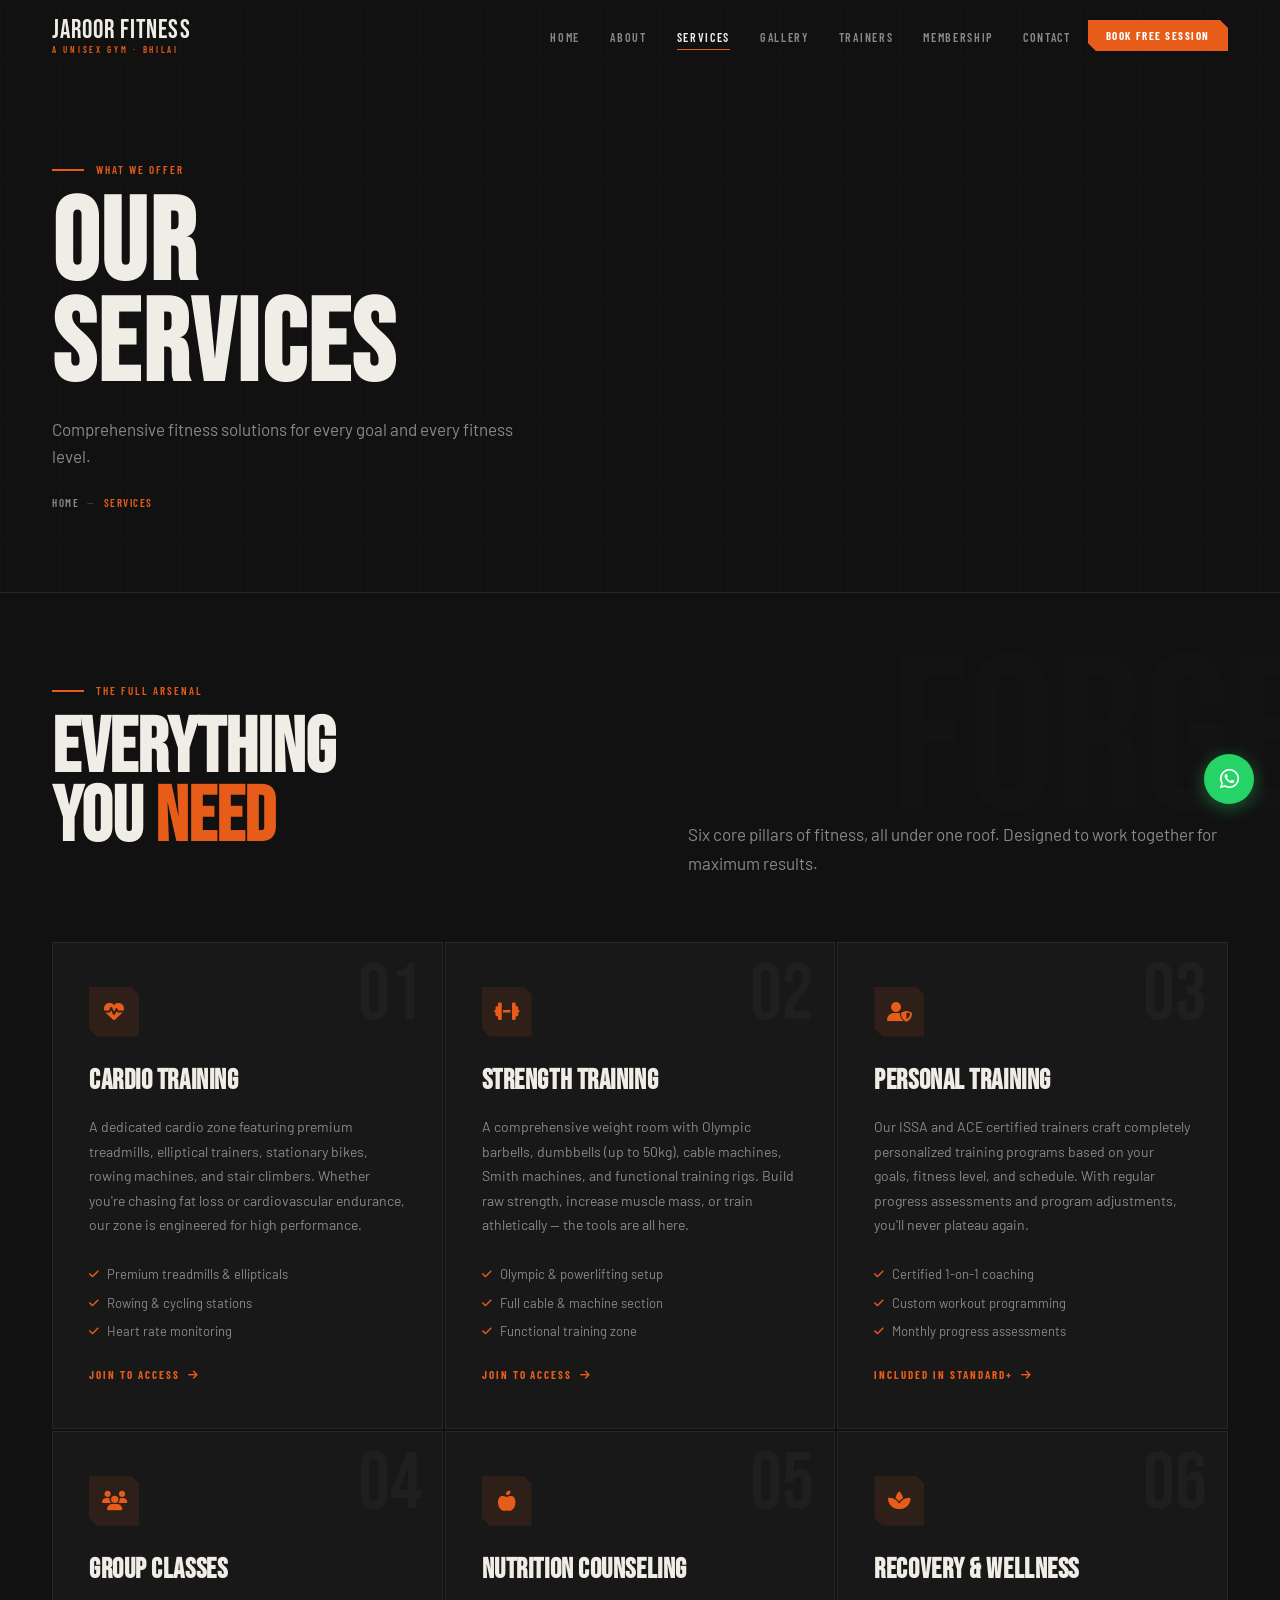
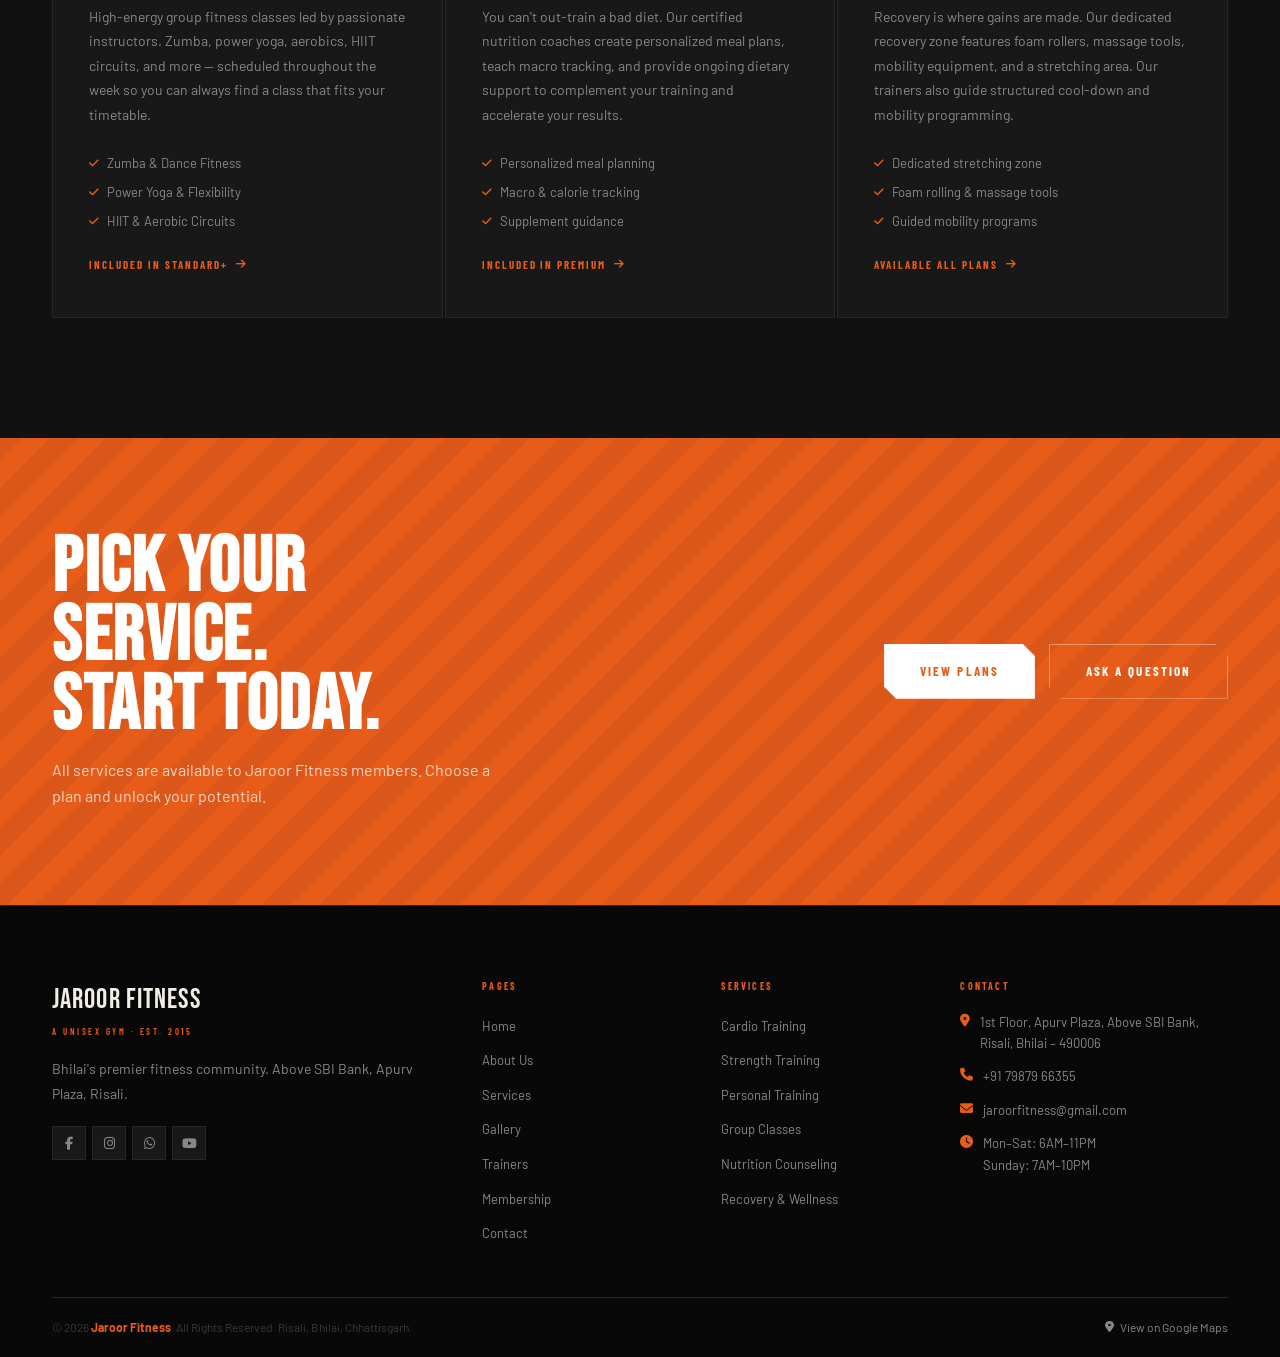
<file: services.html>
<!DOCTYPE html>
<html lang="en">

<head>
  <meta charset="UTF-8">
  <meta name="viewport" content="width=device-width, initial-scale=1.0">
  <title>Services — Jaroor Fitness</title>
  <meta name="description"
    content="Explore comprehensive fitness services at Jaroor Fitness Bhilai — personal training, group classes, nutrition counseling and more.">
  <link rel="preconnect" href="https://fonts.googleapis.com">
  <link rel="preconnect" href="https://fonts.gstatic.com" crossorigin>
  <link rel="stylesheet" href="styles.css">
  <link rel="stylesheet" href="https://cdnjs.cloudflare.com/ajax/libs/font-awesome/6.4.0/css/all.min.css">
  <link
    href="https://fonts.googleapis.com/css2?family=Bebas+Neue&family=Barlow+Condensed:ital,wght@0,300;0,400;0,600;0,700;1,400&family=Barlow:wght@300;400;500;600&display=swap"
    rel="stylesheet">
  <script
    type="application/ld+json">{"@context":"https://schema.org","@type":"ExerciseGym","name":"Jaroor Fitness","telephone":"+917987966355","address":{"@type":"PostalAddress","streetAddress":"1st Floor, Apurv Plaza, Above SBI Bank, Risali","addressLocality":"Bhilai","addressRegion":"Chhattisgarh","postalCode":"490006","addressCountry":"IN"},"url":"https://jaroorfitness.com"}</script>
</head>

<body>

  <!-- BOOKING MODAL -->
  <div id="jfModal"
    style="display:none;position:fixed;inset:0;z-index:9999;background:rgba(0,0,0,.88);backdrop-filter:blur(12px);align-items:center;justify-content:center;padding:16px;">
    <div
      style="background:#181818;border:1px solid #272727;width:100%;max-width:500px;max-height:92vh;overflow-y:auto;position:relative;padding:40px 30px 28px;animation:mIn .35s ease;">
      <style>
        @keyframes mIn {
          from {
            opacity: 0;
            transform: translateY(20px)
          }

          to {
            opacity: 1;
            transform: translateY(0)
          }
        }
      </style>
      <button onclick="jfClose()"
        style="position:absolute;top:12px;right:12px;width:32px;height:32px;background:#272727;border:1px solid #383838;color:#888;cursor:pointer;font-size:13px;display:flex;align-items:center;justify-content:center;">&#x2715;</button>
      <div style="text-align:center;margin-bottom:18px;">
        <div
          style="width:48px;height:48px;background:rgba(232,92,26,.12);border:1px solid rgba(232,92,26,.3);margin:0 auto 12px;display:flex;align-items:center;justify-content:center;clip-path:polygon(0 0,calc(100% - 8px) 0,100% 8px,100% 100%,8px 100%,0 calc(100% - 8px));">
          <i class="fas fa-dumbbell" style="font-size:20px;color:#e85c1a;"></i></div>
        <h2 style="font-family:'Bebas Neue',sans-serif;font-size:30px;color:#f0ede6;margin:0 0 4px;">Book a Free Session
        </h2>
        <p style="font-size:13px;color:#888;margin:0;">We'll call you back within 2 hours.</p>
      </div>
      <div id="jfTabs" style="display:flex;gap:2px;margin-bottom:18px;">
        <button id="jfTab1" onclick="jfTab('book')"
          style="flex:1;padding:10px;background:#e85c1a;color:white;border:1px solid #e85c1a;font-family:'Barlow Condensed',sans-serif;font-weight:700;font-size:11px;letter-spacing:.14em;text-transform:uppercase;cursor:pointer;">Book
          Appointment</button>
        <button id="jfTab2" onclick="jfTab('enq')"
          style="flex:1;padding:10px;background:#272727;color:#888;border:1px solid #383838;font-family:'Barlow Condensed',sans-serif;font-weight:700;font-size:11px;letter-spacing:.14em;text-transform:uppercase;cursor:pointer;">General
          Enquiry</button>
      </div>
      <div id="jfBook" style="display:flex;flex-direction:column;gap:12px;">
        <div style="display:grid;grid-template-columns:1fr 1fr;gap:10px;">
          <div><label
              style="font-family:'Barlow Condensed',sans-serif;font-size:10px;font-weight:700;letter-spacing:.2em;text-transform:uppercase;color:#888;display:block;margin-bottom:5px;">Full
              Name *</label><input id="jfBName" type="text" placeholder="Your name"
              style="width:100%;background:#272727;border:1px solid #383838;color:#f0ede6;padding:11px 13px;font-size:14px;outline:none;font-family:'Barlow',sans-serif;border-radius:0;"
              onfocus="this.style.borderColor='#e85c1a'" onblur="this.style.borderColor='#383838'"></div>
          <div><label
              style="font-family:'Barlow Condensed',sans-serif;font-size:10px;font-weight:700;letter-spacing:.2em;text-transform:uppercase;color:#888;display:block;margin-bottom:5px;">Phone
              *</label><input id="jfBPhone" type="tel" placeholder="+91 00000 00000"
              style="width:100%;background:#272727;border:1px solid #383838;color:#f0ede6;padding:11px 13px;font-size:14px;outline:none;font-family:'Barlow',sans-serif;border-radius:0;"
              onfocus="this.style.borderColor='#e85c1a'" onblur="this.style.borderColor='#383838'"></div>
        </div>
        <div><label
            style="font-family:'Barlow Condensed',sans-serif;font-size:10px;font-weight:700;letter-spacing:.2em;text-transform:uppercase;color:#888;display:block;margin-bottom:5px;">Service</label>
          <select id="jfBSvc"
            style="width:100%;background:#272727;border:1px solid #383838;color:#f0ede6;padding:11px 13px;font-size:14px;outline:none;font-family:'Barlow',sans-serif;border-radius:0;-webkit-appearance:none;">
            <option value="">Select...</option>
            <option>Personal Training</option>
            <option>Group Classes</option>
            <option>Strength Training</option>
            <option>Cardio Program</option>
            <option>Nutrition Counseling</option>
            <option>General Membership</option>
          </select>
        </div>
        <p id="jfBErr"
          style="display:none;color:#e74c3c;font-size:12px;font-family:'Barlow Condensed',sans-serif;font-weight:600;margin:0;">
        </p>
        <button onclick="jfSubmitBook()"
          style="width:100%;padding:14px;background:#e85c1a;color:white;border:none;cursor:pointer;font-family:'Barlow Condensed',sans-serif;font-weight:700;font-size:13px;letter-spacing:.16em;text-transform:uppercase;clip-path:polygon(0 0,calc(100% - 10px) 0,100% 10px,100% 100%,10px 100%,0 calc(100% - 10px));display:flex;align-items:center;justify-content:center;gap:8px;">Confirm
          Booking &#160;<i class="fas fa-check"></i></button>
      </div>
      <div id="jfEnq" style="display:none;flex-direction:column;gap:12px;">
        <div style="display:grid;grid-template-columns:1fr 1fr;gap:10px;">
          <div><label
              style="font-family:'Barlow Condensed',sans-serif;font-size:10px;font-weight:700;letter-spacing:.2em;text-transform:uppercase;color:#888;display:block;margin-bottom:5px;">Full
              Name *</label><input id="jfEName" type="text" placeholder="Your name"
              style="width:100%;background:#272727;border:1px solid #383838;color:#f0ede6;padding:11px 13px;font-size:14px;outline:none;font-family:'Barlow',sans-serif;border-radius:0;"
              onfocus="this.style.borderColor='#e85c1a'" onblur="this.style.borderColor='#383838'"></div>
          <div><label
              style="font-family:'Barlow Condensed',sans-serif;font-size:10px;font-weight:700;letter-spacing:.2em;text-transform:uppercase;color:#888;display:block;margin-bottom:5px;">Phone
              *</label><input id="jfEPhone" type="tel" placeholder="+91 00000 00000"
              style="width:100%;background:#272727;border:1px solid #383838;color:#f0ede6;padding:11px 13px;font-size:14px;outline:none;font-family:'Barlow',sans-serif;border-radius:0;"
              onfocus="this.style.borderColor='#e85c1a'" onblur="this.style.borderColor='#383838'"></div>
        </div>
        <div><label
            style="font-family:'Barlow Condensed',sans-serif;font-size:10px;font-weight:700;letter-spacing:.2em;text-transform:uppercase;color:#888;display:block;margin-bottom:5px;">Your
            Question *</label><textarea id="jfEMsg" rows="4" placeholder="How can we help?"
            style="width:100%;background:#272727;border:1px solid #383838;color:#f0ede6;padding:11px 13px;font-size:14px;outline:none;font-family:'Barlow',sans-serif;border-radius:0;resize:vertical;min-height:100px;"
            onfocus="this.style.borderColor='#e85c1a'" onblur="this.style.borderColor='#383838'"></textarea></div>
        <p id="jfEErr"
          style="display:none;color:#e74c3c;font-size:12px;font-family:'Barlow Condensed',sans-serif;font-weight:600;margin:0;">
        </p>
        <button onclick="jfSubmitEnq()"
          style="width:100%;padding:14px;background:#e85c1a;color:white;border:none;cursor:pointer;font-family:'Barlow Condensed',sans-serif;font-weight:700;font-size:13px;letter-spacing:.16em;text-transform:uppercase;clip-path:polygon(0 0,calc(100% - 10px) 0,100% 10px,100% 100%,10px 100%,0 calc(100% - 10px));display:flex;align-items:center;justify-content:center;gap:8px;">Send
          Enquiry &#160;<i class="fas fa-paper-plane"></i></button>
      </div>
      <div id="jfDone" style="display:none;text-align:center;padding:16px 0;">
        <i class="fas fa-check-circle" style="font-size:52px;color:#e85c1a;display:block;margin-bottom:14px;"></i>
        <h3 style="font-family:'Bebas Neue',sans-serif;font-size:30px;color:#f0ede6;margin-bottom:8px;">You're All Set!
        </h3>
        <p style="font-size:14px;color:#888;line-height:1.7;">Our team will call you back within 2 hours.</p>
      </div>
      <div
        style="display:flex;align-items:center;justify-content:center;gap:12px;margin-top:16px;padding-top:14px;border-top:1px solid #272727;">
        <a href="tel:+917987966355"
          style="font-family:'Barlow Condensed',sans-serif;font-size:11px;font-weight:700;letter-spacing:.13em;text-transform:uppercase;color:#888;text-decoration:none;"><i
            class="fas fa-phone"></i> Call</a>
        <span style="color:#383838;">|</span>
        <a href="https://wa.me/917987966355" target="_blank"
          style="font-family:'Barlow Condensed',sans-serif;font-size:11px;font-weight:700;letter-spacing:.13em;text-transform:uppercase;color:#888;text-decoration:none;"><i
            class="fab fa-whatsapp"></i> WhatsApp</a>
      </div>
    </div>
  </div>
  <script>
    function jfOpen() { var nav = document.getElementById('navMenu'); var hb = document.getElementById('hamburger'); if (nav) { nav.classList.remove('active'); } if (hb) { hb.classList.remove('active'); } var m = document.getElementById('jfModal'); m.style.display = 'flex'; document.body.style.overflow = 'hidden'; jfTab('book'); document.getElementById('jfDone').style.display = 'none'; document.getElementById('jfTabs').style.display = 'flex';['jfBName', 'jfBPhone', 'jfEName', 'jfEPhone'].forEach(function (id) { var el = document.getElementById(id); if (el) el.value = ''; }); jfBErr(''); jfEErr(''); }
    function jfClose() { document.getElementById('jfModal').style.display = 'none'; document.body.style.overflow = ''; }
    function jfTab(w) { var b = w === 'book'; document.getElementById('jfBook').style.display = b ? 'flex' : 'none'; document.getElementById('jfEnq').style.display = b ? 'none' : 'flex'; document.getElementById('jfTab1').style.background = b ? '#e85c1a' : '#272727'; document.getElementById('jfTab1').style.color = b ? 'white' : '#888'; document.getElementById('jfTab1').style.borderColor = b ? '#e85c1a' : '#383838'; document.getElementById('jfTab2').style.background = b ? '#272727' : '#e85c1a'; document.getElementById('jfTab2').style.color = b ? '#888' : 'white'; document.getElementById('jfTab2').style.borderColor = b ? '#383838' : '#e85c1a'; }
    function jfBErr(m) { var e = document.getElementById('jfBErr'); e.textContent = m; e.style.display = m ? 'block' : 'none'; }
    function jfEErr(m) { var e = document.getElementById('jfEErr'); e.textContent = m; e.style.display = m ? 'block' : 'none'; }
    function jfSuccess() { document.getElementById('jfBook').style.display = 'none'; document.getElementById('jfEnq').style.display = 'none'; document.getElementById('jfTabs').style.display = 'none'; document.getElementById('jfDone').style.display = 'block'; setTimeout(jfClose, 5000); }
    function jfSubmitBook() { jfBErr(''); var n = document.getElementById('jfBName').value.trim(), p = document.getElementById('jfBPhone').value.trim(); if (!n) { jfBErr('Please enter your full name.'); return; } if (!p) { jfBErr('Please enter your phone number.'); return; } jfSuccess(); }
    function jfSubmitEnq() { jfEErr(''); var n = document.getElementById('jfEName').value.trim(), p = document.getElementById('jfEPhone').value.trim(), m = document.getElementById('jfEMsg').value.trim(); if (!n) { jfEErr('Please enter your full name.'); return; } if (!p) { jfEErr('Please enter your phone number.'); return; } if (!m) { jfEErr('Please write your question.'); return; } jfSuccess(); }
    document.getElementById('jfModal').addEventListener('click', function (e) { if (e.target === this) jfClose(); });
    document.addEventListener('keydown', function (e) { if (e.key === 'Escape') jfClose(); });
  </script>

  <!-- MODAL -->
  <div class="modal-overlay" id="modalOverlay" role="dialog" aria-modal="true" aria-labelledby="modalTitle">
    <div class="modal-box">
      <button class="modal-close" id="modalClose" aria-label="Close"><i class="fas fa-times"></i></button>
      <div class="modal-header">
        <div class="modal-icon"><i class="fas fa-dumbbell"></i></div>
        <h2 class="modal-title" id="modalTitle">Book a Free Session</h2>
        <p class="modal-subtitle">We'll call you back within 2 hours.</p>
      </div>
      <div class="modal-tabs">
        <button class="modal-tab active" data-tab="booking">Book Appointment</button>
        <button class="modal-tab" data-tab="enquiry">General Enquiry</button>
      </div>
      <form class="modal-form" id="bookingForm" data-form="booking">
        <div class="mform-row">
          <div class="mform-group"><label class="mform-label">Full Name *</label><input class="mform-input" type="text"
              name="name" placeholder="Your name" required></div>
          <div class="mform-group"><label class="mform-label">Phone *</label><input class="mform-input" type="tel"
              name="phone" placeholder="+91 00000 00000" required></div>
        </div>
        <div class="mform-group"><label class="mform-label">Preferred Date & Time</label><input class="mform-input"
            type="datetime-local" name="datetime"></div>
        <div class="mform-group"><label class="mform-label">Service Interest</label>
          <select class="mform-input" name="service">
            <option value="">Select a service...</option>
            <option>Personal Training</option>
            <option>Group Classes (Zumba / Yoga)</option>
            <option>Strength Training</option>
            <option>Cardio Program</option>
            <option>Nutrition Counseling</option>
            <option>Membership Inquiry</option>
          </select>
        </div>
        <div class="mform-group"><label class="mform-label">Your Fitness Goal</label>
          <select class="mform-input" name="goal">
            <option value="">Tell us your goal...</option>
            <option>Weight Loss</option>
            <option>Muscle Building</option>
            <option>Improve Fitness</option>
            <option>Sports Performance</option>
            <option>General Wellness</option>
          </select>
        </div>
        <button type="submit" class="btn btn-primary modal-submit">Book Free Session <i
            class="fas fa-arrow-right"></i></button>
      </form>
      <form class="modal-form hidden" id="enquiryForm" data-form="enquiry">
        <div class="mform-row">
          <div class="mform-group"><label class="mform-label">Full Name *</label><input class="mform-input" type="text"
              name="name" placeholder="Your name" required></div>
          <div class="mform-group"><label class="mform-label">Phone *</label><input class="mform-input" type="tel"
              name="phone" placeholder="+91 00000 00000" required></div>
        </div>
        <div class="mform-group"><label class="mform-label">Email</label><input class="mform-input" type="email"
            name="email" placeholder="your@email.com"></div>
        <div class="mform-group"><label class="mform-label">Your Question *</label><textarea class="mform-input"
            name="message" rows="4" placeholder="How can we help you?" required></textarea></div>
        <button type="submit" class="btn btn-primary modal-submit">Send Enquiry <i
            class="fas fa-paper-plane"></i></button>
      </form>
      <div class="modal-success hidden" id="modalSuccess">
        <div class="success-icon"><i class="fas fa-check-circle"></i></div>
        <h3>Done! We'll Call You Soon</h3>
        <p>Our team will reach out within 2 hours. Follow us <strong>@jaroor_fitness_bhilai</strong></p>
      </div>
      <div class="modal-footer-links">
        <a href="tel:+917987966355"><i class="fas fa-phone"></i> Call Now</a>
        <span>·</span>
        <a href="https://wa.me/917987966355" target="_blank"><i class="fab fa-whatsapp"></i> WhatsApp</a>
        <span>·</span>
        <a href="mailto:jaroorfitness@gmail.com"><i class="fas fa-envelope"></i> Email</a>
      </div>
    </div>
  </div>

  <nav class="navbar scrolled" id="navbar">
    <div class="nav-container">
      <div class="nav-logo">
        <a href="index.html">
          <span class="logo-main">Jaroor Fitness</span>
          <span class="logo-sub">A Unisex Gym · Bhilai</span>
        </a>
      </div>
      <ul class="nav-menu" id="navMenu">
        <li><a href="index.html" class="nav-link">Home</a></li>
        <li><a href="about.html" class="nav-link">About</a></li>
        <li><a href="services.html" class="nav-link active">Services</a></li>
        <li><a href="gallery.html" class="nav-link">Gallery</a></li>
        <li><a href="trainers.html" class="nav-link">Trainers</a></li>
        <li><a href="membership.html" class="nav-link">Membership</a></li>
        <li><a href="contact.html" class="nav-link">Contact</a></li>
        <li><button class="nav-cta" onclick="jfOpen()">Book Free Session</button></li>
      </ul>
      <div class="hamburger" id="hamburger"><span class="bar"></span><span class="bar"></span><span class="bar"></span>
      </div>
    </div>
  </nav>

  <section class="page-header">
    <div class="page-header-inner">
      <div class="section-label reveal"><span class="label">What We Offer</span></div>
      <h1 class="display">Our<br>Services</h1>
      <p>Comprehensive fitness solutions for every goal and every fitness level.</p>
      <div class="breadcrumb">
        <a href="index.html">Home</a>
        <span class="sep">—</span>
        <span class="current">Services</span>
      </div>
    </div>
  </section>

  <section class="services-section" style="padding-top:80px;" id="all-services">
    <div class="container">
      <div class="services-header">
        <div>
          <div class="section-label"><span class="label">The Full Arsenal</span></div>
          <h2 class="section-title">Everything<br>You <span>Need</span></h2>
        </div>
        <p class="section-intro">Six core pillars of fitness, all under one roof. Designed to work together for maximum
          results.</p>
      </div>

      <div class="services-grid">
        <div class="service-card fade-up" id="cardio">
          <div class="service-number">01</div>
          <div class="service-icon"><i class="fas fa-heartbeat"></i></div>
          <h3>Cardio Training</h3>
          <p>A dedicated cardio zone featuring premium treadmills, elliptical trainers, stationary bikes, rowing
            machines, and stair climbers. Whether you're chasing fat loss or cardiovascular endurance, our zone is
            engineered for high performance.</p>
          <ul style="margin:0 0 24px;padding:0;list-style:none;display:flex;flex-direction:column;gap:8px;">
            <li style="font-size:13px;color:var(--ash);display:flex;align-items:center;gap:8px;"><i class="fas fa-check"
                style="color:var(--ember);font-size:11px;"></i>Premium treadmills &amp; ellipticals</li>
            <li style="font-size:13px;color:var(--ash);display:flex;align-items:center;gap:8px;"><i class="fas fa-check"
                style="color:var(--ember);font-size:11px;"></i>Rowing &amp; cycling stations</li>
            <li style="font-size:13px;color:var(--ash);display:flex;align-items:center;gap:8px;"><i class="fas fa-check"
                style="color:var(--ember);font-size:11px;"></i>Heart rate monitoring</li>
          </ul>
          <a href="membership.html" class="service-link">Join to Access <i class="fas fa-arrow-right"></i></a>
        </div>

        <div class="service-card fade-up" id="strength">
          <div class="service-number">02</div>
          <div class="service-icon"><i class="fas fa-dumbbell"></i></div>
          <h3>Strength Training</h3>
          <p>A comprehensive weight room with Olympic barbells, dumbbells (up to 50kg), cable machines, Smith machines,
            and functional training rigs. Build raw strength, increase muscle mass, or train athletically — the tools
            are all here.</p>
          <ul style="margin:0 0 24px;padding:0;list-style:none;display:flex;flex-direction:column;gap:8px;">
            <li style="font-size:13px;color:var(--ash);display:flex;align-items:center;gap:8px;"><i class="fas fa-check"
                style="color:var(--ember);font-size:11px;"></i>Olympic &amp; powerlifting setup</li>
            <li style="font-size:13px;color:var(--ash);display:flex;align-items:center;gap:8px;"><i class="fas fa-check"
                style="color:var(--ember);font-size:11px;"></i>Full cable &amp; machine section</li>
            <li style="font-size:13px;color:var(--ash);display:flex;align-items:center;gap:8px;"><i class="fas fa-check"
                style="color:var(--ember);font-size:11px;"></i>Functional training zone</li>
          </ul>
          <a href="membership.html" class="service-link">Join to Access <i class="fas fa-arrow-right"></i></a>
        </div>

        <div class="service-card fade-up" id="personal">
          <div class="service-number">03</div>
          <div class="service-icon"><i class="fas fa-user-shield"></i></div>
          <h3>Personal Training</h3>
          <p>Our ISSA and ACE certified trainers craft completely personalized training programs based on your goals,
            fitness level, and schedule. With regular progress assessments and program adjustments, you'll never plateau
            again.</p>
          <ul style="margin:0 0 24px;padding:0;list-style:none;display:flex;flex-direction:column;gap:8px;">
            <li style="font-size:13px;color:var(--ash);display:flex;align-items:center;gap:8px;"><i class="fas fa-check"
                style="color:var(--ember);font-size:11px;"></i>Certified 1-on-1 coaching</li>
            <li style="font-size:13px;color:var(--ash);display:flex;align-items:center;gap:8px;"><i class="fas fa-check"
                style="color:var(--ember);font-size:11px;"></i>Custom workout programming</li>
            <li style="font-size:13px;color:var(--ash);display:flex;align-items:center;gap:8px;"><i class="fas fa-check"
                style="color:var(--ember);font-size:11px;"></i>Monthly progress assessments</li>
          </ul>
          <a href="membership.html" class="service-link">Included in Standard+ <i class="fas fa-arrow-right"></i></a>
        </div>

        <div class="service-card fade-up" id="group">
          <div class="service-number">04</div>
          <div class="service-icon"><i class="fas fa-users"></i></div>
          <h3>Group Classes</h3>
          <p>High-energy group fitness classes led by passionate instructors. Zumba, power yoga, aerobics, HIIT
            circuits, and more — scheduled throughout the week so you can always find a class that fits your timetable.
          </p>
          <ul style="margin:0 0 24px;padding:0;list-style:none;display:flex;flex-direction:column;gap:8px;">
            <li style="font-size:13px;color:var(--ash);display:flex;align-items:center;gap:8px;"><i class="fas fa-check"
                style="color:var(--ember);font-size:11px;"></i>Zumba &amp; Dance Fitness</li>
            <li style="font-size:13px;color:var(--ash);display:flex;align-items:center;gap:8px;"><i class="fas fa-check"
                style="color:var(--ember);font-size:11px;"></i>Power Yoga &amp; Flexibility</li>
            <li style="font-size:13px;color:var(--ash);display:flex;align-items:center;gap:8px;"><i class="fas fa-check"
                style="color:var(--ember);font-size:11px;"></i>HIIT &amp; Aerobic Circuits</li>
          </ul>
          <a href="membership.html" class="service-link">Included in Standard+ <i class="fas fa-arrow-right"></i></a>
        </div>

        <div class="service-card fade-up" id="nutrition">
          <div class="service-number">05</div>
          <div class="service-icon"><i class="fas fa-apple-alt"></i></div>
          <h3>Nutrition Counseling</h3>
          <p>You can't out-train a bad diet. Our certified nutrition coaches create personalized meal plans, teach macro
            tracking, and provide ongoing dietary support to complement your training and accelerate your results.</p>
          <ul style="margin:0 0 24px;padding:0;list-style:none;display:flex;flex-direction:column;gap:8px;">
            <li style="font-size:13px;color:var(--ash);display:flex;align-items:center;gap:8px;"><i class="fas fa-check"
                style="color:var(--ember);font-size:11px;"></i>Personalized meal planning</li>
            <li style="font-size:13px;color:var(--ash);display:flex;align-items:center;gap:8px;"><i class="fas fa-check"
                style="color:var(--ember);font-size:11px;"></i>Macro &amp; calorie tracking</li>
            <li style="font-size:13px;color:var(--ash);display:flex;align-items:center;gap:8px;"><i class="fas fa-check"
                style="color:var(--ember);font-size:11px;"></i>Supplement guidance</li>
          </ul>
          <a href="membership.html" class="service-link">Included in Premium <i class="fas fa-arrow-right"></i></a>
        </div>
        <div class="service-card fade-up" id="recovery">
          <div class="service-number">06</div>
          <div class="service-icon"><i class="fas fa-spa"></i></div>
          <h3>Recovery &amp; Wellness</h3>
          <p>Recovery is where gains are made. Our dedicated recovery zone features foam rollers, massage tools,
            mobility equipment, and a stretching area. Our trainers also guide structured cool-down and mobility
            programming.</p>
          <ul style="margin:0 0 24px;padding:0;list-style:none;display:flex;flex-direction:column;gap:8px;">
            <li style="font-size:13px;color:var(--ash);display:flex;align-items:center;gap:8px;"><i class="fas fa-check"
                style="color:var(--ember);font-size:11px;"></i>Dedicated stretching zone</li>
            <li style="font-size:13px;color:var(--ash);display:flex;align-items:center;gap:8px;"><i class="fas fa-check"
                style="color:var(--ember);font-size:11px;"></i>Foam rolling &amp; massage tools</li>
            <li style="font-size:13px;color:var(--ash);display:flex;align-items:center;gap:8px;"><i class="fas fa-check"
                style="color:var(--ember);font-size:11px;"></i>Guided mobility programs</li>
          </ul>
          <a href="membership.html" class="service-link">Available All Plans <i class="fas fa-arrow-right"></i></a>
        </div>
      </div>
    </div>
  </section>

  <section class="cta-section">
    <div class="cta-inner">
      <div class="cta-text">
        <h2 class="display">Pick Your<br>Service.<br>Start Today.</h2>
        <p>All services are available to Jaroor Fitness members. Choose a plan and unlock your potential.</p>
      </div>
      <div class="cta-actions">
        <a href="membership.html" class="btn btn-white">View Plans</a>
        <a href="contact.html" class="btn btn-transparent">Ask a Question</a>
      </div>
    </div>
  </section>

  <footer class="site-footer">
    <div class="container">
      <div class="footer-grid">

        <div class="footer-brand">
          <span class="logo-main">Jaroor Fitness</span>
          <span class="logo-sub">A Unisex Gym &middot; Est. 2015</span>
          <p>Bhilai's premier fitness community. Above SBI Bank, Apurv Plaza, Risali.</p>
          <div class="social-row">
            <a href="https://www.facebook.com/jaroorfitnessbhilai" target="_blank" aria-label="Facebook"><i
                class="fab fa-facebook-f"></i></a>
            <a href="https://www.instagram.com/jaroor_fitness_bhilai/" target="_blank" aria-label="Instagram"><i
                class="fab fa-instagram"></i></a>
            <a href="https://wa.me/917987966355" target="_blank" aria-label="WhatsApp"><i
                class="fab fa-whatsapp"></i></a>
            <a href="#" aria-label="YouTube"><i class="fab fa-youtube"></i></a>
          </div>
        </div>

        <div class="footer-col">
          <h5>Pages</h5>
          <ul>
            <li><a href="index.html">Home</a></li>
            <li><a href="about.html">About Us</a></li>
            <li><a href="services.html">Services</a></li>
            <li><a href="gallery.html">Gallery</a></li>
            <li><a href="trainers.html">Trainers</a></li>
            <li><a href="membership.html">Membership</a></li>
            <li><a href="contact.html">Contact</a></li>
          </ul>
        </div>

        <div class="footer-col">
          <h5>Services</h5>
          <ul>
            <li><a href="services.html#cardio">Cardio Training</a></li>
            <li><a href="services.html#strength">Strength Training</a></li>
            <li><a href="services.html#personal">Personal Training</a></li>
            <li><a href="services.html#group">Group Classes</a></li>
            <li><a href="services.html#nutrition">Nutrition Counseling</a></li>
            <li><a href="services.html#recovery">Recovery &amp; Wellness</a></li>
          </ul>
        </div>

        <div class="footer-col">
          <h5>Contact</h5>
          <div class="fc-row">
            <i class="fas fa-map-marker-alt"></i>
            <span>1st Floor, Apurv Plaza, Above SBI Bank,<br>Risali, Bhilai &ndash; 490006</span>
          </div>
          <div class="fc-row">
            <i class="fas fa-phone"></i>
            <span><a href="tel:+917987966355">+91 79879 66355</a></span>
          </div>
          <div class="fc-row">
            <i class="fas fa-envelope"></i>
            <span><a href="mailto:jaroorfitness@gmail.com">jaroorfitness@gmail.com</a></span>
          </div>
          <div class="fc-row">
            <i class="fas fa-clock"></i>
            <span>Mon&ndash;Sat: 6AM&ndash;11PM<br>Sunday: 7AM&ndash;10PM</span>
          </div>
        </div>

      </div>
      <div class="footer-bar">
        <p>&copy; 2026 <strong>Jaroor Fitness</strong>. All Rights Reserved. Risali, Bhilai, Chhattisgarh.</p>
        <a href="https://maps.google.com/?q=Jaroor+Fitness+Apurv+Plaza+Risali+Bhilai" target="_blank">
          <i class="fas fa-map-marker-alt"></i> View on Google Maps
        </a>
      </div>
    </div>
  </footer>

  <!-- Floating WhatsApp -->
  <a href="https://wa.me/917987966355" target="_blank" class="wa-float" aria-label="Chat on WhatsApp">
    <i class="fab fa-whatsapp"></i>
  </a>

  <!-- Back to Top -->
  <a href="#" class="btt" id="btt" aria-label="Back to top">
    <i class="fas fa-arrow-up"></i>
  </a>

  <script src="script.js"></script>
</body>

</html>
</file>
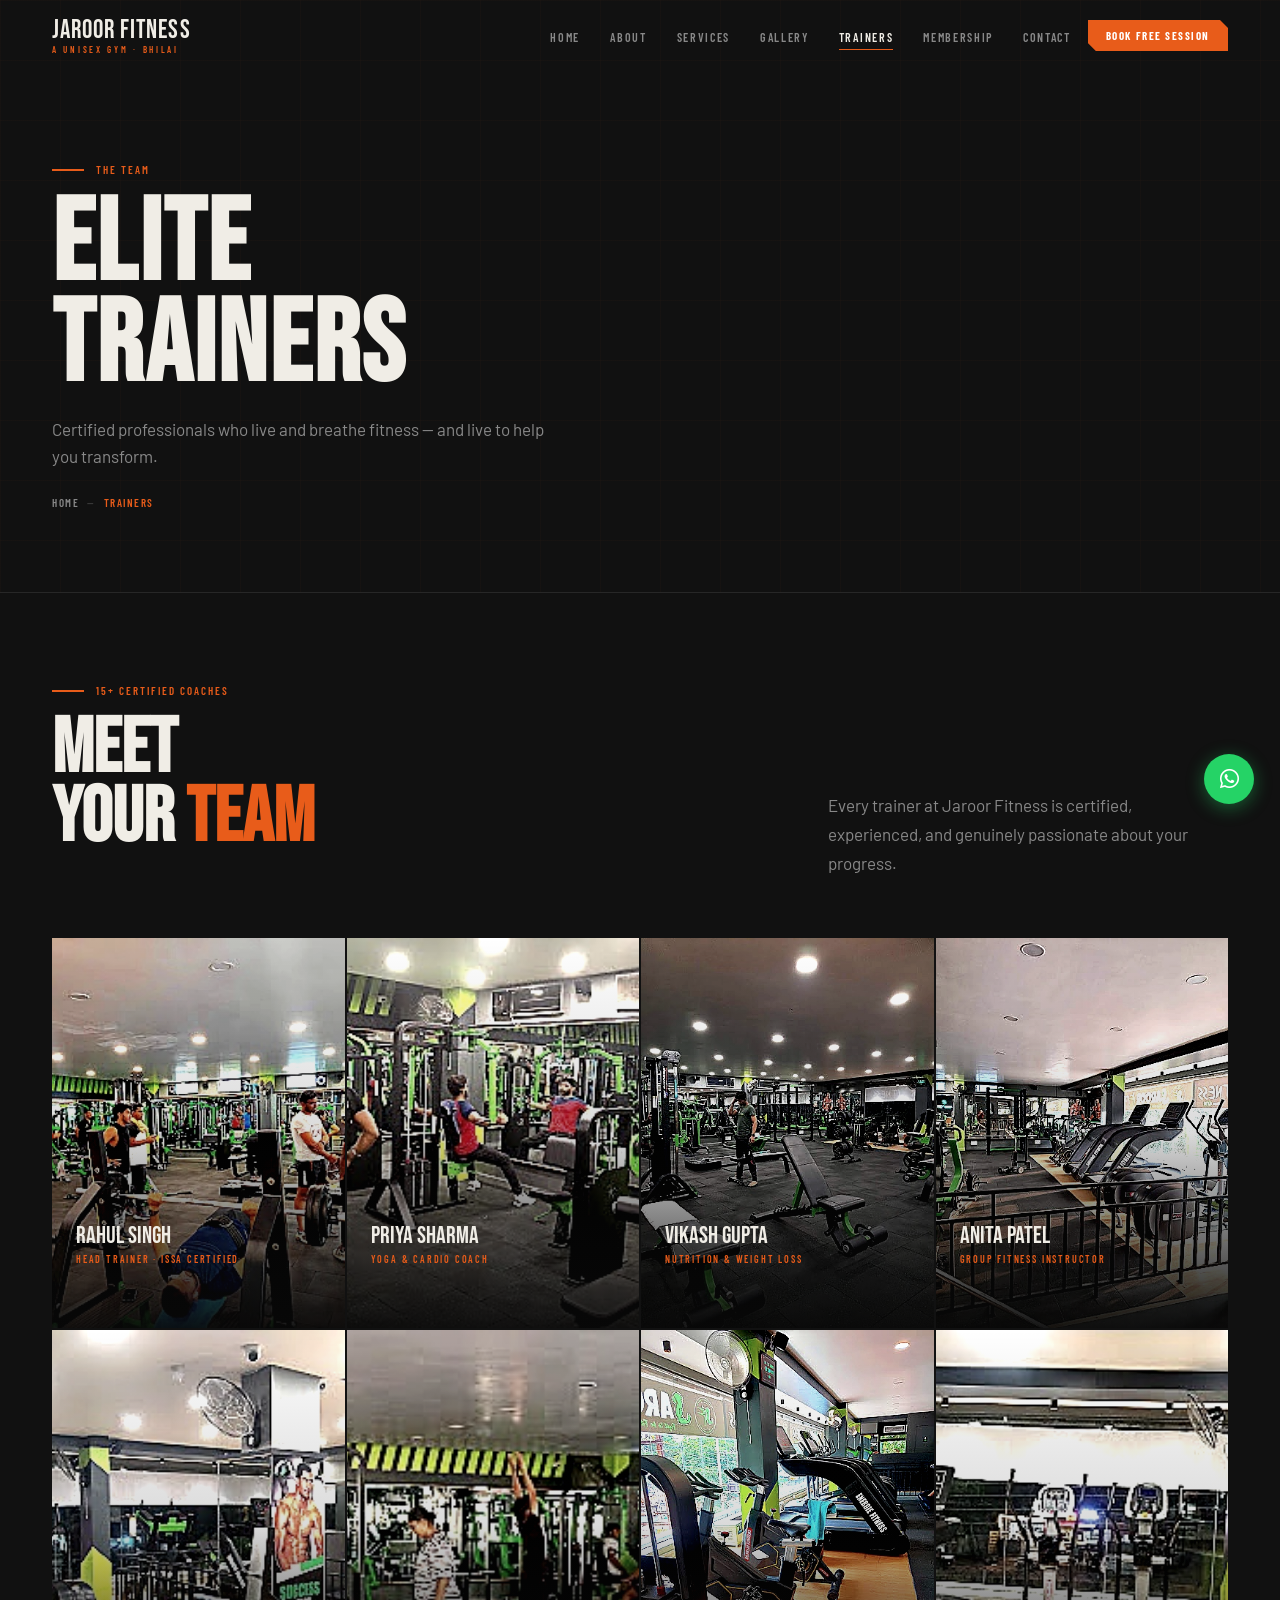
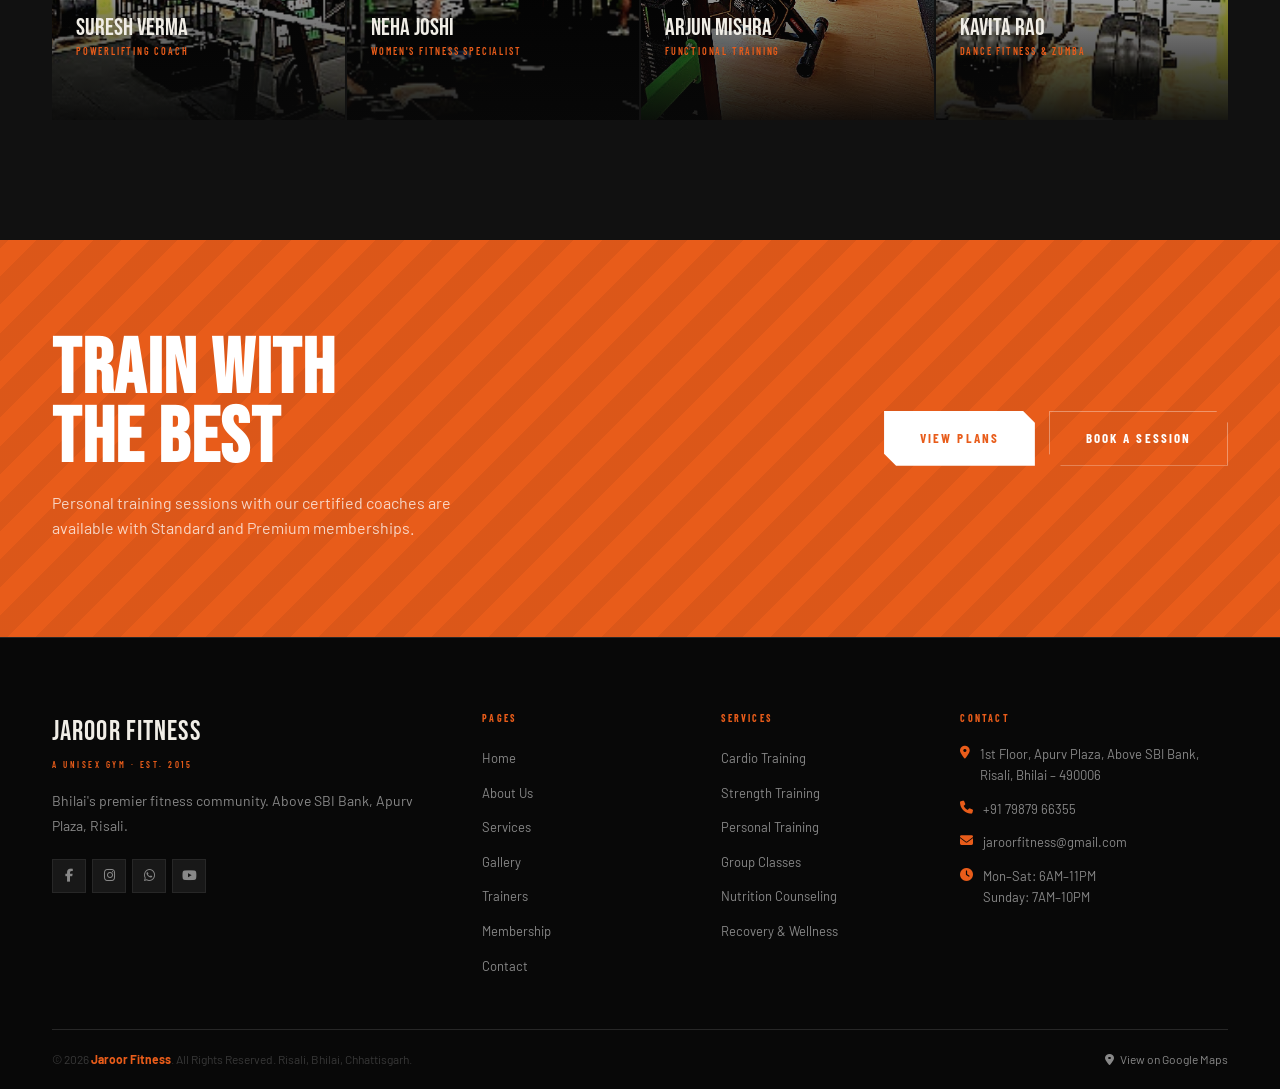
<file: trainers.html>
<!DOCTYPE html>
<html lang="en">
<head>
  <meta charset="UTF-8">
  <meta name="viewport" content="width=device-width, initial-scale=1.0">
  <title>Certified Personal Trainers in Bhilai | Jaroor Fitness</title>
  <meta name="description" content="Meet Jaroor Fitness certified personal trainers in Bhilai. ISSA & ACE certified coaches for strength training, yoga, Zumba, nutrition counseling and weight loss.">
  <meta name="robots" content="index, follow">
  <link rel="canonical" href="https://jaroorfitness.com/trainers.html">
  <link rel="preconnect" href="https://fonts.googleapis.com">
  <link rel="preconnect" href="https://fonts.gstatic.com" crossorigin>
  <link rel="stylesheet" href="styles.css">
  <link rel="stylesheet" href="https://cdnjs.cloudflare.com/ajax/libs/font-awesome/6.4.0/css/all.min.css">
  <link href="https://fonts.googleapis.com/css2?family=Bebas+Neue&family=Barlow+Condensed:ital,wght@0,300;0,400;0,600;0,700;1,400&family=Barlow:wght@300;400;500;600&display=swap" rel="stylesheet">
  <script type="application/ld+json">{"@context":"https://schema.org","@type":"ExerciseGym","name":"Jaroor Fitness","telephone":"+917987966355","address":{"@type":"PostalAddress","streetAddress":"1st Floor, Apurv Plaza, Above SBI Bank, Risali","addressLocality":"Bhilai","addressRegion":"Chhattisgarh","postalCode":"490006","addressCountry":"IN"},"url":"https://jaroorfitness.com"}</script>
</head>
<body>

<!-- BOOKING MODAL -->
<div id="jfModal" style="display:none;position:fixed;inset:0;z-index:9999;background:rgba(0,0,0,.88);backdrop-filter:blur(12px);align-items:center;justify-content:center;padding:16px;">
  <div style="background:#181818;border:1px solid #272727;width:100%;max-width:500px;max-height:92vh;overflow-y:auto;position:relative;padding:40px 30px 28px;animation:mIn .35s ease;">
    <style>@keyframes mIn{from{opacity:0;transform:translateY(20px)}to{opacity:1;transform:translateY(0)}}</style>
    <button onclick="jfClose()" style="position:absolute;top:12px;right:12px;width:32px;height:32px;background:#272727;border:1px solid #383838;color:#888;cursor:pointer;font-size:13px;display:flex;align-items:center;justify-content:center;">&#x2715;</button>
    <div style="text-align:center;margin-bottom:18px;">
      <div style="width:48px;height:48px;background:rgba(232,92,26,.12);border:1px solid rgba(232,92,26,.3);margin:0 auto 12px;display:flex;align-items:center;justify-content:center;clip-path:polygon(0 0,calc(100% - 8px) 0,100% 8px,100% 100%,8px 100%,0 calc(100% - 8px));"><i class="fas fa-dumbbell" style="font-size:20px;color:#e85c1a;"></i></div>
      <h2 style="font-family:'Bebas Neue',sans-serif;font-size:30px;color:#f0ede6;margin:0 0 4px;">Book a Free Session</h2>
      <p style="font-size:13px;color:#888;margin:0;">We'll call you back within 2 hours.</p>
    </div>
    <div id="jfTabs" style="display:flex;gap:2px;margin-bottom:18px;">
      <button id="jfTab1" onclick="jfTab('book')" style="flex:1;padding:10px;background:#e85c1a;color:white;border:1px solid #e85c1a;font-family:'Barlow Condensed',sans-serif;font-weight:700;font-size:11px;letter-spacing:.14em;text-transform:uppercase;cursor:pointer;">Book Appointment</button>
      <button id="jfTab2" onclick="jfTab('enq')"  style="flex:1;padding:10px;background:#272727;color:#888;border:1px solid #383838;font-family:'Barlow Condensed',sans-serif;font-weight:700;font-size:11px;letter-spacing:.14em;text-transform:uppercase;cursor:pointer;">General Enquiry</button>
    </div>
    <div id="jfBook" style="display:flex;flex-direction:column;gap:12px;">
      <div style="display:grid;grid-template-columns:1fr 1fr;gap:10px;">
        <div><label style="font-family:'Barlow Condensed',sans-serif;font-size:10px;font-weight:700;letter-spacing:.2em;text-transform:uppercase;color:#888;display:block;margin-bottom:5px;">Full Name *</label><input id="jfBName" type="text" placeholder="Your name" style="width:100%;background:#272727;border:1px solid #383838;color:#f0ede6;padding:11px 13px;font-size:14px;outline:none;font-family:'Barlow',sans-serif;border-radius:0;" onfocus="this.style.borderColor='#e85c1a'" onblur="this.style.borderColor='#383838'"></div>
        <div><label style="font-family:'Barlow Condensed',sans-serif;font-size:10px;font-weight:700;letter-spacing:.2em;text-transform:uppercase;color:#888;display:block;margin-bottom:5px;">Phone *</label><input id="jfBPhone" type="tel" placeholder="+91 00000 00000" style="width:100%;background:#272727;border:1px solid #383838;color:#f0ede6;padding:11px 13px;font-size:14px;outline:none;font-family:'Barlow',sans-serif;border-radius:0;" onfocus="this.style.borderColor='#e85c1a'" onblur="this.style.borderColor='#383838'"></div>
      </div>
      <div><label style="font-family:'Barlow Condensed',sans-serif;font-size:10px;font-weight:700;letter-spacing:.2em;text-transform:uppercase;color:#888;display:block;margin-bottom:5px;">Service</label>
        <select id="jfBSvc" style="width:100%;background:#272727;border:1px solid #383838;color:#f0ede6;padding:11px 13px;font-size:14px;outline:none;font-family:'Barlow',sans-serif;border-radius:0;-webkit-appearance:none;">
          <option value="">Select...</option><option>Personal Training</option><option>Group Classes</option><option>Strength Training</option><option>Cardio Program</option><option>Nutrition Counseling</option><option>General Membership</option>
        </select>
      </div>
      <p id="jfBErr" style="display:none;color:#e74c3c;font-size:12px;font-family:'Barlow Condensed',sans-serif;font-weight:600;margin:0;"></p>
      <button onclick="jfSubmitBook()" style="width:100%;padding:14px;background:#e85c1a;color:white;border:none;cursor:pointer;font-family:'Barlow Condensed',sans-serif;font-weight:700;font-size:13px;letter-spacing:.16em;text-transform:uppercase;clip-path:polygon(0 0,calc(100% - 10px) 0,100% 10px,100% 100%,10px 100%,0 calc(100% - 10px));display:flex;align-items:center;justify-content:center;gap:8px;">Confirm Booking &#160;<i class="fas fa-check"></i></button>
    </div>
    <div id="jfEnq" style="display:none;flex-direction:column;gap:12px;">
      <div style="display:grid;grid-template-columns:1fr 1fr;gap:10px;">
        <div><label style="font-family:'Barlow Condensed',sans-serif;font-size:10px;font-weight:700;letter-spacing:.2em;text-transform:uppercase;color:#888;display:block;margin-bottom:5px;">Full Name *</label><input id="jfEName" type="text" placeholder="Your name" style="width:100%;background:#272727;border:1px solid #383838;color:#f0ede6;padding:11px 13px;font-size:14px;outline:none;font-family:'Barlow',sans-serif;border-radius:0;" onfocus="this.style.borderColor='#e85c1a'" onblur="this.style.borderColor='#383838'"></div>
        <div><label style="font-family:'Barlow Condensed',sans-serif;font-size:10px;font-weight:700;letter-spacing:.2em;text-transform:uppercase;color:#888;display:block;margin-bottom:5px;">Phone *</label><input id="jfEPhone" type="tel" placeholder="+91 00000 00000" style="width:100%;background:#272727;border:1px solid #383838;color:#f0ede6;padding:11px 13px;font-size:14px;outline:none;font-family:'Barlow',sans-serif;border-radius:0;" onfocus="this.style.borderColor='#e85c1a'" onblur="this.style.borderColor='#383838'"></div>
      </div>
      <div><label style="font-family:'Barlow Condensed',sans-serif;font-size:10px;font-weight:700;letter-spacing:.2em;text-transform:uppercase;color:#888;display:block;margin-bottom:5px;">Your Question *</label><textarea id="jfEMsg" rows="4" placeholder="How can we help?" style="width:100%;background:#272727;border:1px solid #383838;color:#f0ede6;padding:11px 13px;font-size:14px;outline:none;font-family:'Barlow',sans-serif;border-radius:0;resize:vertical;min-height:100px;" onfocus="this.style.borderColor='#e85c1a'" onblur="this.style.borderColor='#383838'"></textarea></div>
      <p id="jfEErr" style="display:none;color:#e74c3c;font-size:12px;font-family:'Barlow Condensed',sans-serif;font-weight:600;margin:0;"></p>
      <button onclick="jfSubmitEnq()" style="width:100%;padding:14px;background:#e85c1a;color:white;border:none;cursor:pointer;font-family:'Barlow Condensed',sans-serif;font-weight:700;font-size:13px;letter-spacing:.16em;text-transform:uppercase;clip-path:polygon(0 0,calc(100% - 10px) 0,100% 10px,100% 100%,10px 100%,0 calc(100% - 10px));display:flex;align-items:center;justify-content:center;gap:8px;">Send Enquiry &#160;<i class="fas fa-paper-plane"></i></button>
    </div>
    <div id="jfDone" style="display:none;text-align:center;padding:16px 0;">
      <i class="fas fa-check-circle" style="font-size:52px;color:#e85c1a;display:block;margin-bottom:14px;"></i>
      <h3 style="font-family:'Bebas Neue',sans-serif;font-size:30px;color:#f0ede6;margin-bottom:8px;">You're All Set!</h3>
      <p style="font-size:14px;color:#888;line-height:1.7;">Our team will call you back within 2 hours.</p>
    </div>
    <div style="display:flex;align-items:center;justify-content:center;gap:12px;margin-top:16px;padding-top:14px;border-top:1px solid #272727;">
      <a href="tel:+917987966355" style="font-family:'Barlow Condensed',sans-serif;font-size:11px;font-weight:700;letter-spacing:.13em;text-transform:uppercase;color:#888;text-decoration:none;"><i class="fas fa-phone"></i> Call</a>
      <span style="color:#383838;">|</span>
      <a href="https://wa.me/917987966355" target="_blank" style="font-family:'Barlow Condensed',sans-serif;font-size:11px;font-weight:700;letter-spacing:.13em;text-transform:uppercase;color:#888;text-decoration:none;"><i class="fab fa-whatsapp"></i> WhatsApp</a>
    </div>
  </div>
</div>
<script>
function jfOpen(){var nav=document.getElementById('navMenu');var hb=document.getElementById('hamburger');if(nav){nav.classList.remove('active');}if(hb){hb.classList.remove('active');}var m=document.getElementById('jfModal');m.style.display='flex';document.body.style.overflow='hidden';jfTab('book');document.getElementById('jfDone').style.display='none';document.getElementById('jfTabs').style.display='flex';['jfBName','jfBPhone','jfEName','jfEPhone'].forEach(function(id){var el=document.getElementById(id);if(el)el.value='';});jfBErr('');jfEErr('');}
function jfClose(){document.getElementById('jfModal').style.display='none';document.body.style.overflow='';}
function jfTab(w){var b=w==='book';document.getElementById('jfBook').style.display=b?'flex':'none';document.getElementById('jfEnq').style.display=b?'none':'flex';document.getElementById('jfTab1').style.background=b?'#e85c1a':'#272727';document.getElementById('jfTab1').style.color=b?'white':'#888';document.getElementById('jfTab1').style.borderColor=b?'#e85c1a':'#383838';document.getElementById('jfTab2').style.background=b?'#272727':'#e85c1a';document.getElementById('jfTab2').style.color=b?'#888':'white';document.getElementById('jfTab2').style.borderColor=b?'#383838':'#e85c1a';}
function jfBErr(m){var e=document.getElementById('jfBErr');e.textContent=m;e.style.display=m?'block':'none';}
function jfEErr(m){var e=document.getElementById('jfEErr');e.textContent=m;e.style.display=m?'block':'none';}
function jfSuccess(){document.getElementById('jfBook').style.display='none';document.getElementById('jfEnq').style.display='none';document.getElementById('jfTabs').style.display='none';document.getElementById('jfDone').style.display='block';setTimeout(jfClose,5000);}
function jfSubmitBook(){jfBErr('');var n=document.getElementById('jfBName').value.trim(),p=document.getElementById('jfBPhone').value.trim();if(!n){jfBErr('Please enter your full name.');return;}if(!p){jfBErr('Please enter your phone number.');return;}jfSuccess();}
function jfSubmitEnq(){jfEErr('');var n=document.getElementById('jfEName').value.trim(),p=document.getElementById('jfEPhone').value.trim(),m=document.getElementById('jfEMsg').value.trim();if(!n){jfEErr('Please enter your full name.');return;}if(!p){jfEErr('Please enter your phone number.');return;}if(!m){jfEErr('Please write your question.');return;}jfSuccess();}
document.getElementById('jfModal').addEventListener('click',function(e){if(e.target===this)jfClose();});
document.addEventListener('keydown',function(e){if(e.key==='Escape')jfClose();});
</script>

<!-- MODAL -->
<div class="modal-overlay" id="modalOverlay" role="dialog" aria-modal="true" aria-labelledby="modalTitle">
  <div class="modal-box">
    <button class="modal-close" id="modalClose" aria-label="Close"><i class="fas fa-times"></i></button>
    <div class="modal-header">
      <div class="modal-icon"><i class="fas fa-dumbbell"></i></div>
      <h2 class="modal-title" id="modalTitle">Book a Free Session</h2>
      <p class="modal-subtitle">We'll call you back within 2 hours.</p>
    </div>
    <div class="modal-tabs">
      <button class="modal-tab active" data-tab="booking">Book Appointment</button>
      <button class="modal-tab" data-tab="enquiry">General Enquiry</button>
    </div>
    <form class="modal-form" id="bookingForm" data-form="booking">
      <div class="mform-row">
        <div class="mform-group"><label class="mform-label">Full Name *</label><input class="mform-input" type="text" name="name" placeholder="Your name" required></div>
        <div class="mform-group"><label class="mform-label">Phone *</label><input class="mform-input" type="tel" name="phone" placeholder="+91 00000 00000" required></div>
      </div>
      <div class="mform-group"><label class="mform-label">Preferred Date & Time</label><input class="mform-input" type="datetime-local" name="datetime"></div>
      <div class="mform-group"><label class="mform-label">Service Interest</label>
        <select class="mform-input" name="service">
          <option value="">Select a service...</option>
          <option>Personal Training</option><option>Group Classes (Zumba / Yoga)</option>
          <option>Strength Training</option><option>Cardio Program</option>
          <option>Nutrition Counseling</option><option>Membership Inquiry</option>
        </select>
      </div>
      <div class="mform-group"><label class="mform-label">Your Fitness Goal</label>
        <select class="mform-input" name="goal">
          <option value="">Tell us your goal...</option>
          <option>Weight Loss</option><option>Muscle Building</option>
          <option>Improve Fitness</option><option>Sports Performance</option><option>General Wellness</option>
        </select>
      </div>
      <button type="submit" class="btn btn-primary modal-submit">Book Free Session <i class="fas fa-arrow-right"></i></button>
    </form>
    <form class="modal-form hidden" id="enquiryForm" data-form="enquiry">
      <div class="mform-row">
        <div class="mform-group"><label class="mform-label">Full Name *</label><input class="mform-input" type="text" name="name" placeholder="Your name" required></div>
        <div class="mform-group"><label class="mform-label">Phone *</label><input class="mform-input" type="tel" name="phone" placeholder="+91 00000 00000" required></div>
      </div>
      <div class="mform-group"><label class="mform-label">Email</label><input class="mform-input" type="email" name="email" placeholder="your@email.com"></div>
      <div class="mform-group"><label class="mform-label">Your Question *</label><textarea class="mform-input" name="message" rows="4" placeholder="How can we help you?" required></textarea></div>
      <button type="submit" class="btn btn-primary modal-submit">Send Enquiry <i class="fas fa-paper-plane"></i></button>
    </form>
    <div class="modal-success hidden" id="modalSuccess">
      <div class="success-icon"><i class="fas fa-check-circle"></i></div>
      <h3>Done! We'll Call You Soon</h3>
      <p>Our team will reach out within 2 hours. Follow us <strong>@jaroor_fitness_bhilai</strong></p>
    </div>
    <div class="modal-footer-links">
      <a href="tel:+917987966355"><i class="fas fa-phone"></i> Call Now</a>
      <span>·</span>
      <a href="https://wa.me/917987966355" target="_blank"><i class="fab fa-whatsapp"></i> WhatsApp</a>
      <span>·</span>
      <a href="mailto:jaroorfitness@gmail.com"><i class="fas fa-envelope"></i> Email</a>
    </div>
  </div>
</div>

  <nav class="navbar scrolled" id="navbar">
    <div class="nav-container">
      <div class="nav-logo">
        <a href="index.html">
          <span class="logo-main">Jaroor Fitness</span>
          <span class="logo-sub">A Unisex Gym · Bhilai</span>
        </a>
      </div>
      <ul class="nav-menu" id="navMenu">
        <li><a href="index.html" class="nav-link">Home</a></li>
        <li><a href="about.html" class="nav-link">About</a></li>
        <li><a href="services.html" class="nav-link">Services</a></li>
        <li><a href="gallery.html" class="nav-link">Gallery</a></li>
        <li><a href="trainers.html" class="nav-link active">Trainers</a></li>
        <li><a href="membership.html" class="nav-link">Membership</a></li>
        <li><a href="contact.html" class="nav-link">Contact</a></li>
        <li><button class="nav-cta" onclick="jfOpen()">Book Free Session</button></li>
      </ul>
      <div class="hamburger" id="hamburger"><span class="bar"></span><span class="bar"></span><span class="bar"></span></div>
    </div>
  </nav>

  <section class="page-header">
    <div class="page-header-inner">
      <div class="section-label reveal"><span class="label">The Team</span></div>
      <h1 class="display">Elite<br>Trainers</h1>
      <p>Certified professionals who live and breathe fitness — and live to help you transform.</p>
      <div class="breadcrumb">
        <a href="index.html">Home</a>
        <span class="sep">—</span>
        <span class="current">Trainers</span>
      </div>
    </div>
  </section>

  <section class="trainers-section" style="padding-top:80px;">
    <div class="container">
      <div class="trainers-header">
        <div>
          <div class="section-label"><span class="label">15+ Certified Coaches</span></div>
          <h2 class="section-title">Meet<br>Your <span>Team</span></h2>
        </div>
        <p class="section-intro" style="max-width:400px;">Every trainer at Jaroor Fitness is certified, experienced, and genuinely passionate about your progress.</p>
      </div>

      <div class="trainers-grid">
        <div class="trainer-card fade-up">
          <img class="trainer-img" src="images/members-training.jpg" alt="Rahul Singh" loading="lazy">
          <div class="trainer-overlay"></div>
          <div class="trainer-info">
            <div class="trainer-name">Rahul Singh</div>
            <div class="trainer-role">Head Trainer · ISSA Certified</div>
            <div class="trainer-tags">
              <span class="trainer-tag">Strength</span>
              <span class="trainer-tag">Hypertrophy</span>
              <span class="trainer-tag">Sports</span>
            </div>
          </div>
        </div>

        <div class="trainer-card fade-up">
          <img class="trainer-img" src="images/machines-training.jpg" alt="Priya Sharma" loading="lazy">
          <div class="trainer-overlay"></div>
          <div class="trainer-info">
            <div class="trainer-name">Priya Sharma</div>
            <div class="trainer-role">Yoga &amp; Cardio Coach</div>
            <div class="trainer-tags">
              <span class="trainer-tag">Yoga</span>
              <span class="trainer-tag">Zumba</span>
              <span class="trainer-tag">HIIT</span>
            </div>
          </div>
        </div>

        <div class="trainer-card fade-up">
          <img class="trainer-img" src="images/weight-room.jpg" alt="Vikash Gupta" loading="lazy">
          <div class="trainer-overlay"></div>
          <div class="trainer-info">
            <div class="trainer-name">Vikash Gupta</div>
            <div class="trainer-role">Nutrition &amp; Weight Loss</div>
            <div class="trainer-tags">
              <span class="trainer-tag">Fat Loss</span>
              <span class="trainer-tag">Nutrition</span>
            </div>
          </div>
        </div>

        <div class="trainer-card fade-up">
          <img class="trainer-img" src="images/gym-floor-overview.jpg" alt="Anita Patel" loading="lazy">
          <div class="trainer-overlay"></div>
          <div class="trainer-info">
            <div class="trainer-name">Anita Patel</div>
            <div class="trainer-role">Group Fitness Instructor</div>
            <div class="trainer-tags">
              <span class="trainer-tag">HIIT</span>
              <span class="trainer-tag">Aerobics</span>
            </div>
          </div>
        </div>

        <div class="trainer-card fade-up">
          <img class="trainer-img" src="images/strength-area.jpg" alt="Suresh Verma" loading="lazy">
          <div class="trainer-overlay"></div>
          <div class="trainer-info">
            <div class="trainer-name">Suresh Verma</div>
            <div class="trainer-role">Powerlifting Coach</div>
            <div class="trainer-tags">
              <span class="trainer-tag">Powerlifting</span>
              <span class="trainer-tag">Olympic</span>
            </div>
          </div>
        </div>

        <div class="trainer-card fade-up">
          <img class="trainer-img" src="images/gym-floor-wide.jpg" alt="Neha Joshi" loading="lazy">
          <div class="trainer-overlay"></div>
          <div class="trainer-info">
            <div class="trainer-name">Neha Joshi</div>
            <div class="trainer-role">Women's Fitness Specialist</div>
            <div class="trainer-tags">
              <span class="trainer-tag">Women's Health</span>
              <span class="trainer-tag">Postnatal</span>
            </div>
          </div>
        </div>

        <div class="trainer-card fade-up">
          <img class="trainer-img" src="images/cardio-bikes.jpg" alt="Arjun Mishra" loading="lazy">
          <div class="trainer-overlay"></div>
          <div class="trainer-info">
            <div class="trainer-name">Arjun Mishra</div>
            <div class="trainer-role">Functional Training</div>
            <div class="trainer-tags">
              <span class="trainer-tag">Functional</span>
              <span class="trainer-tag">Mobility</span>
            </div>
          </div>
        </div>

        <div class="trainer-card fade-up">
          <img class="trainer-img" src="images/cardio-zone.jpg" alt="Kavita Rao" loading="lazy">
          <div class="trainer-overlay"></div>
          <div class="trainer-info">
            <div class="trainer-name">Kavita Rao</div>
            <div class="trainer-role">Dance Fitness &amp; Zumba</div>
            <div class="trainer-tags">
              <span class="trainer-tag">Zumba</span>
              <span class="trainer-tag">Dance</span>
            </div>
          </div>
        </div>
      </div>
    </div>
  </section>

  <section class="cta-section">
    <div class="cta-inner">
      <div class="cta-text">
        <h2 class="display">Train With<br>The Best</h2>
        <p>Personal training sessions with our certified coaches are available with Standard and Premium memberships.</p>
      </div>
      <div class="cta-actions">
        <a href="membership.html" class="btn btn-white">View Plans</a>
        <a href="contact.html" class="btn btn-transparent">Book a Session</a>
      </div>
    </div>
  </section>

<footer class="site-footer">
  <div class="container">
    <div class="footer-grid">

      <div class="footer-brand">
        <span class="logo-main">Jaroor Fitness</span>
        <span class="logo-sub">A Unisex Gym &middot; Est. 2015</span>
        <p>Bhilai's premier fitness community. Above SBI Bank, Apurv Plaza, Risali.</p>
        <div class="social-row">
          <a href="https://www.facebook.com/jaroorfitnessbhilai" target="_blank" aria-label="Facebook"><i class="fab fa-facebook-f"></i></a>
          <a href="https://www.instagram.com/jaroor_fitness_bhilai/" target="_blank" aria-label="Instagram"><i class="fab fa-instagram"></i></a>
          <a href="https://wa.me/917987966355" target="_blank" aria-label="WhatsApp"><i class="fab fa-whatsapp"></i></a>
          <a href="#" aria-label="YouTube"><i class="fab fa-youtube"></i></a>
        </div>
      </div>

      <div class="footer-col">
        <h5>Pages</h5>
        <ul>
          <li><a href="index.html">Home</a></li>
          <li><a href="about.html">About Us</a></li>
          <li><a href="services.html">Services</a></li>
          <li><a href="gallery.html">Gallery</a></li>
          <li><a href="trainers.html">Trainers</a></li>
          <li><a href="membership.html">Membership</a></li>
          <li><a href="contact.html">Contact</a></li>
        </ul>
      </div>

      <div class="footer-col">
        <h5>Services</h5>
        <ul>
          <li><a href="services.html#cardio">Cardio Training</a></li>
          <li><a href="services.html#strength">Strength Training</a></li>
          <li><a href="services.html#personal">Personal Training</a></li>
          <li><a href="services.html#group">Group Classes</a></li>
          <li><a href="services.html#nutrition">Nutrition Counseling</a></li>
          <li><a href="services.html#recovery">Recovery &amp; Wellness</a></li>
        </ul>
      </div>

      <div class="footer-col">
        <h5>Contact</h5>
        <div class="fc-row">
          <i class="fas fa-map-marker-alt"></i>
          <span>1st Floor, Apurv Plaza, Above SBI Bank,<br>Risali, Bhilai &ndash; 490006</span>
        </div>
        <div class="fc-row">
          <i class="fas fa-phone"></i>
          <span><a href="tel:+917987966355">+91 79879 66355</a></span>
        </div>
        <div class="fc-row">
          <i class="fas fa-envelope"></i>
          <span><a href="mailto:jaroorfitness@gmail.com">jaroorfitness@gmail.com</a></span>
        </div>
        <div class="fc-row">
          <i class="fas fa-clock"></i>
          <span>Mon&ndash;Sat: 6AM&ndash;11PM<br>Sunday: 7AM&ndash;10PM</span>
        </div>
      </div>

    </div>
    <div class="footer-bar">
      <p>&copy; 2026 <strong>Jaroor Fitness</strong>. All Rights Reserved. Risali, Bhilai, Chhattisgarh.</p>
      <a href="https://maps.google.com/?q=Jaroor+Fitness+Apurv+Plaza+Risali+Bhilai" target="_blank">
        <i class="fas fa-map-marker-alt"></i> View on Google Maps
      </a>
    </div>
  </div>
</footer>

<!-- Floating WhatsApp -->
<a href="https://wa.me/917987966355" target="_blank" class="wa-float" aria-label="Chat on WhatsApp">
  <i class="fab fa-whatsapp"></i>
</a>

<!-- Back to Top -->
<a href="#" class="btt" id="btt" aria-label="Back to top">
  <i class="fas fa-arrow-up"></i>
</a>

<script src="script.js"></script>
</body>
</html>
</file>
<file: styles.css>
/* ═══════════════════════════════════════════════════════════
   JAROOR FITNESS — PREMIUM REDESIGN v2
   Aesthetic: Industrial Luxe / Dark Forge
   ═══════════════════════════════════════════════════════════ */

@import url('https://fonts.googleapis.com/css2?family=Bebas+Neue&family=Barlow+Condensed:ital,wght@0,300;0,400;0,600;0,700;1,400&family=Barlow:wght@300;400;500;600&display=swap');

/* ── VARIABLES ──────────────────────────────────────────────── */
:root {
  --obsidian: #080808;
  --carbon:   #111111;
  --forge:    #181818;
  --steel:    #272727;
  --iron:     #383838;
  --ash:      #888;
  --silver:   #c0c0c0;
  --cream:    #f0ede6;
  --ember:    #e85c1a;
  --ember-glow: #ff7a35;
  --ember-dim:  #c44010;
  --gold:     #c9a84c;

  --font-display: 'Bebas Neue', sans-serif;
  --font-ui:      'Barlow Condensed', sans-serif;
  --font-body:    'Barlow', sans-serif;

  --ease-out:    cubic-bezier(0.16, 1, 0.3, 1);
  --ease-bounce: cubic-bezier(0.34, 1.56, 0.64, 1);
  --nav-h: 72px;

  --shadow-lg: 0 24px 64px rgba(0,0,0,0.7);
  --glow-ember: 0 0 30px rgba(232,92,26,0.4);
}

/* ── RESET ──────────────────────────────────────────────────── */
*, *::before, *::after { margin:0; padding:0; box-sizing:border-box; }
html { scroll-behavior:smooth; font-size:16px; }
body { font-family:var(--font-body); background:var(--obsidian); color:var(--cream); line-height:1.6; }
.page-wrap { overflow-x: hidden; }
a { text-decoration:none; color:inherit; transition:color 0.25s; }
img { max-width:100%; display:block; }
ul { list-style:none; }
::-webkit-scrollbar { width:4px; }
::-webkit-scrollbar-track { background:var(--carbon); }
::-webkit-scrollbar-thumb { background:var(--ember); border-radius:2px; }

/* ── TYPOGRAPHY ──────────────────────────────────────────────── */
.display { font-family:var(--font-display); line-height:0.9; letter-spacing:0.02em; }
.label { font-family:var(--font-ui); font-weight:600; letter-spacing:0.18em; text-transform:uppercase; font-size:11px; color:var(--ember); }
.section-label { display:inline-flex; align-items:center; gap:12px; margin-bottom:16px; }
.section-label::before { content:''; display:block; width:32px; height:2px; background:var(--ember); flex-shrink:0; }
.section-title { font-family:var(--font-display); font-size:clamp(40px,6vw,80px); line-height:0.9; color:var(--cream); margin-bottom:24px; }
.section-title span { color:var(--ember); }
.section-intro { font-size:17px; color:var(--ash); max-width:540px; line-height:1.7; }

/* ── LAYOUT ──────────────────────────────────────────────────── */
.container { max-width:1240px; margin:0 auto; padding:0 32px; }

/* ── BUTTONS ─────────────────────────────────────────────────── */
.btn { display:inline-flex; align-items:center; gap:10px; font-family:var(--font-ui); font-weight:700; font-size:13px; letter-spacing:0.16em; text-transform:uppercase; padding:16px 36px; border:none; cursor:pointer; position:relative; overflow:hidden; transition:all 0.35s var(--ease-out); }
.btn::before { content:''; position:absolute; inset:0; background:rgba(255,255,255,0.08); transform:translateX(-115%) skewX(-15deg); transition:transform 0.45s var(--ease-out); }
.btn:hover::before { transform:translateX(115%) skewX(-15deg); }
.btn-primary { background:var(--ember); color:white; clip-path:polygon(0 0,calc(100% - 12px) 0,100% 12px,100% 100%,12px 100%,0 calc(100% - 12px)); }
.btn-primary:hover { background:var(--ember-glow); color:white; box-shadow:var(--glow-ember); transform:translateY(-2px); }
.btn-outline { background:transparent; color:var(--cream); border:1px solid var(--iron); clip-path:polygon(0 0,calc(100% - 10px) 0,100% 10px,100% 100%,10px 100%,0 calc(100% - 10px)); }
.btn-outline:hover { border-color:var(--ember); color:var(--ember); box-shadow:0 0 24px rgba(232,92,26,0.2); }
.btn-white { background:white; color:var(--ember); clip-path:polygon(0 0,calc(100% - 12px) 0,100% 12px,100% 100%,12px 100%,0 calc(100% - 12px)); }
.btn-white:hover { background:var(--cream); color:var(--ember-dim); transform:translateY(-2px); }
.btn-white::before { display:none; }
.btn-transparent { background:transparent; color:white; border:1px solid rgba(255,255,255,0.35); clip-path:polygon(0 0,calc(100% - 12px) 0,100% 12px,100% 100%,12px 100%,0 calc(100% - 12px)); }
.btn-transparent:hover { background:rgba(255,255,255,0.1); color:white; }
button.btn { font-family:var(--font-ui); }

/* ── ANIMATIONS ──────────────────────────────────────────────── */

/* Page-load slide-in (hero) */
.anim-in { opacity:0; transform:translateY(28px); animation:animIn 0.8s var(--ease-out) forwards; animation-delay:var(--d, 0s); }
@keyframes animIn { to { opacity:1; transform:translateY(0); } }

/* Scroll-reveal */
.reveal { opacity:0; transform:translateY(36px); transition:opacity 0.75s var(--ease-out), transform 0.75s var(--ease-out); transition-delay:var(--d, 0s); }
.reveal.visible { opacity:1; transform:translateY(0); }

/* Count-up numbers */
.count-up { display:inline-block; }

/* Pulse on hover */
@keyframes pulseEmber { 0%,100% { box-shadow:0 0 0 0 rgba(232,92,26,0.4); } 50% { box-shadow:0 0 0 12px rgba(232,92,26,0); } }

/* Shimmer sweep for gradient backgrounds */
@keyframes shimmer { 0% { background-position:-200% 0; } 100% { background-position:200% 0; } }

/* ── MODAL ───────────────────────────────────────────────────── */
.modal-overlay {
  position:fixed; inset:0; z-index:10000;
  background:rgba(0,0,0,0.88); backdrop-filter:blur(12px);
  display:flex; align-items:center; justify-content:center; padding:20px;
  opacity:0; pointer-events:none;
  transition:opacity 0.35s var(--ease-out);
}
.modal-overlay.active { opacity:1; pointer-events:all; }
.modal-box {
  background:var(--forge); border:1px solid var(--steel);
  width:100%; max-width:560px; max-height:90vh; overflow-y:auto;
  position:relative; padding:48px 40px 36px;
  transform:translateY(32px) scale(0.97);
  transition:transform 0.4s var(--ease-bounce);
}
.modal-overlay.active .modal-box { transform:translateY(0) scale(1); }
.modal-close { position:absolute; top:16px; right:16px; width:36px; height:36px; background:var(--steel); border:1px solid var(--iron); color:var(--ash); display:flex; align-items:center; justify-content:center; font-size:15px; cursor:pointer; transition:all 0.2s; }
.modal-close:hover { background:var(--ember); color:white; border-color:var(--ember); }
.modal-header { text-align:center; margin-bottom:28px; }
.modal-icon { width:56px; height:56px; background:rgba(232,92,26,0.12); border:1px solid rgba(232,92,26,0.3); display:flex; align-items:center; justify-content:center; margin:0 auto 16px; animation:pulseEmber 2.5s ease-in-out infinite; }
.modal-icon i { font-size:24px; color:var(--ember); }
.modal-title { font-family:var(--font-display); font-size:36px; color:var(--cream); margin-bottom:8px; }
.modal-subtitle { font-size:14px; color:var(--ash); }
.modal-tabs { display:flex; gap:2px; margin-bottom:28px; }
.modal-tab { flex:1; font-family:var(--font-ui); font-size:12px; font-weight:700; letter-spacing:0.14em; text-transform:uppercase; padding:12px; background:var(--steel); border:1px solid var(--iron); color:var(--ash); cursor:pointer; transition:all 0.25s; }
.modal-tab.active { background:var(--ember); color:white; border-color:var(--ember); }
.modal-tab:hover:not(.active) { border-color:var(--ash); color:var(--cream); }
.modal-form { display:flex; flex-direction:column; gap:16px; }
/* modal visibility handled by JS */
.mform-row { display:grid; grid-template-columns:1fr 1fr; gap:12px; }
.mform-group { display:flex; flex-direction:column; gap:6px; }
.mform-label { font-family:var(--font-ui); font-size:10px; font-weight:700; letter-spacing:0.2em; text-transform:uppercase; color:var(--ash); }
.mform-input { background:var(--steel); border:1px solid var(--iron); color:var(--cream); padding:13px 16px; font-family:var(--font-body); font-size:14px; outline:none; transition:border-color 0.25s; width:100%; border-radius:0; -webkit-appearance:none; }
.mform-input:focus { border-color:var(--ember); }
.mform-input::placeholder { color:var(--iron); }
select.mform-input option { background:var(--forge); }
textarea.mform-input { min-height:120px; resize:vertical; }
.modal-submit { width:100%; justify-content:center; padding:18px; margin-top:4px; }
.modal-success { text-align:center; padding:20px 0; }
.success-icon { font-size:60px; color:var(--ember); margin-bottom:16px; animation:pulseEmber 2s ease-in-out infinite; }
.modal-success h3 { font-family:var(--font-display); font-size:32px; color:var(--cream); margin-bottom:12px; }
.modal-success p { font-size:14px; color:var(--ash); line-height:1.7; }
.modal-footer-links { display:flex; align-items:center; justify-content:center; gap:12px; margin-top:24px; padding-top:20px; border-top:1px solid var(--steel); }
.modal-footer-links a { font-family:var(--font-ui); font-size:11px; font-weight:700; letter-spacing:0.14em; text-transform:uppercase; color:var(--ash); display:flex; align-items:center; gap:6px; transition:color 0.2s; }
.modal-footer-links a:hover { color:var(--ember); }
.modal-footer-links span { color:var(--iron); font-size:10px; }

/* ── NAVBAR ──────────────────────────────────────────────────── */
.navbar { position:fixed; top:0; width:100%; z-index:1000; height:var(--nav-h); transition:background 0.3s, border-color 0.3s; border-bottom:1px solid transparent; }
.navbar.scrolled { background:rgba(8,8,8,0.96); backdrop-filter:blur(20px); border-bottom-color:var(--steel); }
.nav-container { max-width:1240px; margin:0 auto; padding:0 32px; height:100%; display:flex; align-items:center; justify-content:space-between; }
.nav-logo a { display:flex; flex-direction:column; line-height:1; }
.logo-main { font-family:var(--font-display); font-size:26px; color:var(--cream); letter-spacing:0.04em; }
.logo-sub { font-family:var(--font-ui); font-size:9px; font-weight:600; letter-spacing:0.3em; text-transform:uppercase; color:var(--ember); margin-top:1px; }
.nav-menu { display:flex; align-items:center; gap:4px; }
.nav-link { font-family:var(--font-ui); font-weight:600; font-size:12px; letter-spacing:0.14em; text-transform:uppercase; color:var(--ash); padding:6px 13px; position:relative; transition:color 0.25s; }
.nav-link::after { content:''; position:absolute; bottom:0; left:13px; right:13px; height:1px; background:var(--ember); transform:scaleX(0); transition:transform 0.25s var(--ease-out); }
.nav-link:hover, .nav-link.active { color:var(--cream); }
.nav-link:hover::after, .nav-link.active::after { transform:scaleX(1); }
.nav-cta { background:var(--ember); color:white; padding:9px 18px; font-family:var(--font-ui); font-weight:700; font-size:11px; letter-spacing:0.14em; text-transform:uppercase; border:none; cursor:pointer; clip-path:polygon(0 0,calc(100% - 8px) 0,100% 8px,100% 100%,8px 100%,0 calc(100% - 8px)); transition:all 0.25s; }
.nav-cta:hover { background:var(--ember-glow); transform:translateY(-1px); }
.hamburger { display:none; flex-direction:column; gap:5px; cursor:pointer; padding:4px; }
.bar { width:24px; height:2px; background:var(--cream); transition:all 0.3s; }
.hamburger.active .bar:nth-child(1) { transform:translateY(7px) rotate(45deg); }
.hamburger.active .bar:nth-child(2) { opacity:0; }
.hamburger.active .bar:nth-child(3) { transform:translateY(-7px) rotate(-45deg); }

/* ── HERO ────────────────────────────────────────────────────── */
.hero { min-height:100vh; position:relative; display:flex; align-items:center; overflow:hidden; padding-top:var(--nav-h); }
.hero-bg { position:absolute; inset:0; z-index:0; }
.hero-bg img { width:100%; height:100%; object-fit:cover; opacity:0.2; filter:contrast(1.2) saturate(0.3); }
.hero-bg::after { content:''; position:absolute; inset:0; background:linear-gradient(135deg, rgba(8,8,8,0.97) 0%,rgba(8,8,8,0.75) 55%,rgba(232,92,26,0.07) 100%); }
.hero-grid { position:absolute; inset:0; background-image:linear-gradient(rgba(232,92,26,0.035) 1px,transparent 1px),linear-gradient(90deg,rgba(232,92,26,0.035) 1px,transparent 1px); background-size:60px 60px; animation:gridDrift 24s linear infinite; }
@keyframes gridDrift { 0%{background-position:0 0} 100%{background-position:60px 60px} }
.hero-noise { position:absolute; inset:0; background-image:url("data:image/svg+xml,%3Csvg viewBox='0 0 200 200' xmlns='http://www.w3.org/2000/svg'%3E%3Cfilter id='n'%3E%3CfeTurbulence type='fractalNoise' baseFrequency='0.9' numOctaves='4' stitchTiles='stitch'/%3E%3C/filter%3E%3Crect width='100%25' height='100%25' filter='url(%23n)' opacity='0.03'/%3E%3C/svg%3E"); opacity:0.4; pointer-events:none; }
.hero-content { position:relative; z-index:2; width:100%; padding:80px 0 60px; }
.hero-inner { max-width:1240px; margin:0 auto; padding:0 32px; display:grid; grid-template-columns:1fr 360px; gap:60px; align-items:center; }
.hero-eyebrow { display:flex; align-items:center; gap:12px; margin-bottom:20px; }
.hero-eyebrow span { font-family:var(--font-ui); font-size:11px; font-weight:600; letter-spacing:0.22em; text-transform:uppercase; color:var(--ember); }
.hero-eyebrow::before { content:''; display:block; width:40px; height:2px; background:var(--ember); flex-shrink:0; }
.hero-title { font-family:var(--font-display); font-size:clamp(68px,11vw,156px); line-height:0.87; color:var(--cream); margin-bottom:8px; }
.hero-title .accent { color:var(--ember); display:block; }
.hero-subtitle { font-family:var(--font-display); font-size:clamp(24px,3.5vw,44px); color:var(--ash); margin-bottom:28px; line-height:1; }
.hero-desc { font-size:16px; color:var(--ash); max-width:480px; margin-bottom:36px; line-height:1.8; }
.hero-actions { display:flex; gap:16px; align-items:center; flex-wrap:wrap; margin-bottom:28px; }
.hero-divider { width:1px; height:36px; background:var(--iron); }
.hero-link { font-family:var(--font-ui); font-size:12px; font-weight:600; letter-spacing:0.14em; text-transform:uppercase; color:var(--ash); display:flex; align-items:center; gap:8px; transition:color 0.25s; }
.hero-link:hover { color:var(--cream); }
.hero-trust { display:flex; align-items:center; gap:20px; flex-wrap:wrap; }
.trust-sep { width:1px; height:24px; background:var(--iron); }
.trust-item { display:flex; align-items:center; gap:8px; font-family:var(--font-ui); font-size:11px; font-weight:600; letter-spacing:0.1em; color:var(--ash); }
.trust-item i.fa-star { color:var(--gold); font-size:10px; }
.trust-item i.fa-shield-alt { color:var(--ember); }
.hero-stats { display:flex; flex-direction:column; gap:2px; }
.stat-block { background:rgba(255,255,255,0.03); border:1px solid var(--steel); padding:24px 28px; position:relative; overflow:hidden; transition:border-color 0.3s, background 0.3s; }
.stat-block::before { content:''; position:absolute; left:0; top:0; bottom:0; width:3px; background:var(--ember); transform:scaleY(0); transition:transform 0.3s var(--ease-out); }
.stat-block:hover { border-color:var(--ember); background:rgba(232,92,26,0.04); }
.stat-block:hover::before { transform:scaleY(1); }
.stat-number { font-family:var(--font-display); font-size:50px; line-height:1; color:var(--cream); }
.stat-number sup { font-size:24px; }
.stat-label { font-family:var(--font-ui); font-size:10px; font-weight:600; letter-spacing:0.18em; text-transform:uppercase; color:var(--ash); margin-top:2px; }
.scroll-indicator { position:absolute; bottom:36px; left:50%; transform:translateX(-50%); z-index:2; display:flex; flex-direction:column; align-items:center; gap:8px; }
.scroll-indicator span { font-family:var(--font-ui); font-size:10px; font-weight:600; letter-spacing:0.2em; text-transform:uppercase; color:var(--ash); }
.scroll-line { width:1px; height:44px; background:linear-gradient(to bottom,var(--ember),transparent); animation:scrollPulse 2s ease-in-out infinite; }
@keyframes scrollPulse { 0%,100%{opacity:0.4;transform:scaleY(1)} 50%{opacity:1;transform:scaleY(1.2)} }

/* ── MARQUEE ─────────────────────────────────────────────────── */
.marquee-band { background:var(--ember); padding:13px 0; overflow:hidden; }
.marquee-track { display:flex; animation:marquee 22s linear infinite; width:max-content; }
.marquee-item { font-family:var(--font-display); font-size:15px; letter-spacing:0.08em; color:white; white-space:nowrap; padding:0 28px; display:flex; align-items:center; gap:28px; }
.marquee-item::before { content:'◆'; font-size:7px; opacity:0.6; }
@keyframes marquee { 0%{transform:translateX(0)} 100%{transform:translateX(-50%)} }

/* ── SERVICES ────────────────────────────────────────────────── */
.services-section { padding:120px 0; background:var(--carbon); position:relative; overflow:hidden; }
.services-section::before { content:'FORGE'; position:absolute; top:40px; right:-30px; font-family:var(--font-display); font-size:220px; color:rgba(255,255,255,0.012); pointer-events:none; user-select:none; line-height:1; }
.services-header { display:flex; justify-content:space-between; align-items:flex-end; margin-bottom:64px; gap:32px; }
.services-grid { display:grid; grid-template-columns:repeat(3,1fr); gap:2px; }
.service-card { background:var(--forge); padding:44px 36px; position:relative; overflow:hidden; border:1px solid var(--steel); transition:background 0.3s, border-color 0.3s; cursor:default; }
.service-card::after { content:''; position:absolute; bottom:0; left:0; right:0; height:3px; background:var(--ember); transform:scaleX(0); transition:transform 0.4s var(--ease-out); transform-origin:left; }
.service-card:hover { background:var(--steel); border-color:rgba(232,92,26,0.3); }
.service-card:hover::after { transform:scaleX(1); }
.service-number { font-family:var(--font-display); font-size:80px; color:rgba(255,255,255,0.03); line-height:1; position:absolute; top:12px; right:20px; transition:color 0.3s; }
.service-card:hover .service-number { color:rgba(232,92,26,0.1); }
.service-icon { width:50px; height:50px; background:rgba(232,92,26,0.1); display:flex; align-items:center; justify-content:center; margin-bottom:22px; clip-path:polygon(0 0,calc(100% - 8px) 0,100% 8px,100% 100%,8px 100%,0 calc(100% - 8px)); transition:background 0.3s; }
.service-card:hover .service-icon { background:rgba(232,92,26,0.22); }
.service-icon i { font-size:20px; color:var(--ember); }
.service-card h3 { font-family:var(--font-display); font-size:28px; color:var(--cream); margin-bottom:12px; letter-spacing:0.02em; }
.service-card p { font-size:14px; color:var(--ash); line-height:1.75; margin-bottom:26px; }
.service-link { font-family:var(--font-ui); font-size:11px; font-weight:700; letter-spacing:0.18em; text-transform:uppercase; color:var(--ember); display:flex; align-items:center; gap:8px; transition:gap 0.25s; }
.service-link:hover { gap:14px; }

/* ── ABOUT ───────────────────────────────────────────────────── */
.about-section { padding:120px 0; background:var(--obsidian); }
.about-grid { display:grid; grid-template-columns:1fr 1fr; gap:80px; align-items:center; }
.about-visual { position:relative; }
.about-img-main { width:100%; aspect-ratio:4/5; object-fit:cover; filter:contrast(1.1) saturate(0.8); }
.about-img-overlay { position:absolute; bottom:-24px; right:-24px; width:58%; aspect-ratio:4/3; object-fit:cover; border:4px solid var(--obsidian); filter:contrast(1.1) saturate(0.75); }
.about-badge { position:absolute; top:28px; left:-20px; background:var(--ember); padding:18px 24px; text-align:center; z-index:2; }
.about-badge-num { font-family:var(--font-display); font-size:44px; color:white; line-height:1; }
.about-badge-txt { font-family:var(--font-ui); font-size:9px; font-weight:700; letter-spacing:0.2em; text-transform:uppercase; color:rgba(255,255,255,0.7); }
.about-rating-badge { position:absolute; bottom:24px; left:24px; background:rgba(8,8,8,0.9); border:1px solid var(--steel); padding:12px 20px; text-align:center; backdrop-filter:blur(8px); z-index:2; }
.about-pillars { display:grid; grid-template-columns:1fr 1fr; gap:14px; margin:32px 0; }
.pillar { padding:18px; border:1px solid var(--steel); transition:border-color 0.3s, background 0.3s; }
.pillar:hover { border-color:var(--ember); background:rgba(232,92,26,0.03); }
.pillar i { font-size:18px; color:var(--ember); margin-bottom:10px; }
.pillar h4 { font-family:var(--font-ui); font-size:13px; font-weight:700; letter-spacing:0.06em; text-transform:uppercase; color:var(--cream); margin-bottom:4px; }
.pillar p { font-size:12px; color:var(--ash); margin:0; line-height:1.5; }
.about-cta-row { display:flex; gap:14px; flex-wrap:wrap; margin-top:8px; }

/* ── GALLERY ─────────────────────────────────────────────────── */
.gallery-section { padding:120px 0; background:var(--carbon); }
.gallery-header { text-align:center; margin-bottom:56px; }
.gallery-header .section-label { justify-content:center; }
.gallery-grid { display:grid; grid-template-columns:repeat(12,1fr); grid-template-rows:repeat(3,190px); gap:4px; }
.gallery-item:nth-child(1) { grid-column:span 5; grid-row:span 2; }
.gallery-item:nth-child(2) { grid-column:span 4; }
.gallery-item:nth-child(3) { grid-column:span 3; }
.gallery-item:nth-child(4) { grid-column:span 4; }
.gallery-item:nth-child(5) { grid-column:span 3; }
.gallery-item:nth-child(6) { grid-column:span 7; }
.gallery-item:nth-child(7) { grid-column:span 5; }
.gallery-item { overflow:hidden; position:relative; cursor:zoom-in; }
.gallery-img { width:100%; height:100%; object-fit:cover; filter:grayscale(25%) contrast(1.1); transition:filter 0.55s, transform 0.65s var(--ease-out); }
.gallery-item:hover .gallery-img { filter:grayscale(0%) contrast(1.1); transform:scale(1.07); }
.gallery-item-overlay { position:absolute; inset:0; background:rgba(8,8,8,0.35); display:flex; align-items:center; justify-content:center; opacity:0; transition:opacity 0.3s; }
.gallery-item:hover .gallery-item-overlay { opacity:1; }
.gallery-item-overlay i { font-size:28px; color:white; }

/* ── MEMBERSHIP ─────────────────────────────────────────────── */
.membership-section { padding:120px 0; background:var(--obsidian); position:relative; overflow:hidden; }
.membership-section::after { content:''; position:absolute; top:-200px; right:-200px; width:600px; height:600px; background:radial-gradient(circle,rgba(232,92,26,0.055) 0%,transparent 70%); pointer-events:none; }
.membership-header { text-align:center; margin-bottom:72px; }
.membership-header .section-label { justify-content:center; }
.membership-header .section-intro { margin:0 auto; text-align:center; }
.plans-grid { display:grid; grid-template-columns:repeat(3,1fr); gap:2px; margin-bottom:48px; }
.plan-card { background:var(--forge); border:1px solid var(--steel); padding:44px 36px; position:relative; transition:border-color 0.3s, background 0.3s; overflow:hidden; }
.plan-card.featured { background:var(--steel); border-color:var(--ember); transform:translateY(-16px); }
.plan-badge { position:absolute; top:0; right:0; background:var(--ember); padding:5px 14px; font-family:var(--font-ui); font-size:9px; font-weight:700; letter-spacing:0.2em; text-transform:uppercase; color:white; }
.plan-tier { font-family:var(--font-ui); font-size:11px; font-weight:700; letter-spacing:0.22em; text-transform:uppercase; color:var(--ember); margin-bottom:14px; }
.plan-price { display:flex; align-items:baseline; gap:4px; margin-bottom:6px; }
.plan-currency { font-family:var(--font-display); font-size:26px; color:var(--ash); }
.plan-amount { font-family:var(--font-display); font-size:68px; line-height:1; color:var(--cream); }
.plan-period { font-family:var(--font-ui); font-size:12px; color:var(--ash); letter-spacing:0.1em; }
.plan-tagline { font-size:13px; color:var(--ash); margin-bottom:32px; padding-bottom:32px; border-bottom:1px solid var(--steel); }
.plan-features { margin-bottom:36px; }
.plan-features li { display:flex; align-items:center; gap:11px; padding:9px 0; font-size:14px; color:var(--silver); border-bottom:1px solid rgba(255,255,255,0.04); }
.plan-features li i { color:var(--ember); font-size:11px; flex-shrink:0; }
.plan-features li.disabled { color:var(--iron); text-decoration:line-through; }
.plan-features li.disabled i { color:var(--iron); }
.plan-card .btn { width:100%; justify-content:center; }
.special-offers { display:grid; grid-template-columns:repeat(3,1fr); gap:2px; }
.offer-card { background:rgba(232,92,26,0.05); border:1px solid rgba(232,92,26,0.18); padding:26px 28px; display:flex; align-items:flex-start; gap:18px; transition:background 0.3s; }
.offer-card:hover { background:rgba(232,92,26,0.1); }
.offer-icon { width:42px; height:42px; background:rgba(232,92,26,0.18); display:flex; align-items:center; justify-content:center; flex-shrink:0; }
.offer-icon i { color:var(--ember); font-size:17px; }
.offer-text h4 { font-family:var(--font-ui); font-size:13px; font-weight:700; letter-spacing:0.06em; text-transform:uppercase; color:var(--cream); margin-bottom:4px; }
.offer-text p { font-size:13px; color:var(--ash); margin:0; line-height:1.5; }

/* ── TRAINERS ─────────────────────────────────────────────────  */
.trainers-section { padding:120px 0; background:var(--carbon); }
.trainers-header { display:flex; justify-content:space-between; align-items:flex-end; margin-bottom:60px; flex-wrap:wrap; gap:20px; }
.trainers-grid { display:grid; grid-template-columns:repeat(4,1fr); gap:2px; }
.trainer-card { position:relative; overflow:hidden; cursor:pointer; background:var(--forge); }
.trainer-img { width:100%; aspect-ratio:3/4; object-fit:cover; filter:grayscale(35%) contrast(1.1); transition:filter 0.55s, transform 0.55s var(--ease-out); }
.trainer-card:hover .trainer-img { filter:grayscale(0%) contrast(1.1); transform:scale(1.05); }
.trainer-overlay { position:absolute; inset:0; background:linear-gradient(to top,rgba(8,8,8,0.94) 0%,rgba(8,8,8,0.15) 50%,transparent 100%); }
.trainer-info { position:absolute; bottom:0; left:0; right:0; padding:24px; }
.trainer-name { font-family:var(--font-display); font-size:24px; color:var(--cream); margin-bottom:3px; line-height:1; }
.trainer-role { font-family:var(--font-ui); font-size:10px; font-weight:600; letter-spacing:0.18em; text-transform:uppercase; color:var(--ember); margin-bottom:14px; }
.trainer-tags { display:flex; flex-wrap:wrap; gap:5px; opacity:0; transform:translateY(8px); transition:opacity 0.3s, transform 0.3s; }
.trainer-card:hover .trainer-tags { opacity:1; transform:translateY(0); }
.trainer-tag { font-family:var(--font-ui); font-size:9px; font-weight:700; letter-spacing:0.13em; text-transform:uppercase; background:rgba(232,92,26,0.2); color:var(--ember); padding:3px 9px; border:1px solid rgba(232,92,26,0.3); }

/* ── TESTIMONIALS ────────────────────────────────────────────── */
.testimonials-section { padding:120px 0; background:var(--obsidian); position:relative; overflow:hidden; }
.testimonials-section::before { content:'"'; position:absolute; top:-40px; left:-40px; font-family:var(--font-display); font-size:380px; color:rgba(255,255,255,0.015); line-height:1; pointer-events:none; }
.testimonials-header { text-align:center; margin-bottom:64px; }
.testimonials-header .section-label { justify-content:center; }
.testimonials-grid { display:grid; grid-template-columns:repeat(3,1fr); gap:2px; }
.testimonial-card { background:var(--forge); border:1px solid var(--steel); padding:44px 36px; transition:border-color 0.3s; position:relative; overflow:hidden; }
.testimonial-card::before { content:''; position:absolute; top:0; left:0; right:0; height:2px; background:linear-gradient(90deg,transparent,var(--ember),transparent); transform:scaleX(0); transition:transform 0.5s var(--ease-out); }
.testimonial-card:hover { border-color:rgba(232,92,26,0.35); }
.testimonial-card:hover::before { transform:scaleX(1); }
.testimonial-quote-mark { font-family:var(--font-display); font-size:68px; color:var(--ember); line-height:0.6; margin-bottom:22px; opacity:0.55; }
.testimonial-text { font-size:15px; color:var(--silver); line-height:1.8; margin-bottom:32px; font-style:italic; }
.testimonial-stars { display:flex; gap:3px; margin-bottom:20px; }
.testimonial-stars i { color:var(--gold); font-size:12px; }
.testimonial-author { display:flex; align-items:center; gap:14px; }
.author-img { width:46px; height:46px; border-radius:50%; object-fit:cover; filter:grayscale(25%); border:2px solid var(--steel); }
.author-name { font-family:var(--font-ui); font-size:13px; font-weight:700; letter-spacing:0.06em; text-transform:uppercase; color:var(--cream); margin-bottom:2px; }
.author-since { font-family:var(--font-ui); font-size:10px; letter-spacing:0.1em; color:var(--ash); }

/* ── LOCATION ─────────────────────────────────────────────────  */
.location-section { padding:100px 0; background:var(--carbon); }
.location-grid { display:grid; grid-template-columns:1fr 1.3fr; gap:72px; align-items:start; }
.location-details { display:flex; flex-direction:column; gap:0; margin:32px 0; }
.loc-item { display:flex; align-items:flex-start; gap:16px; padding:20px 0; border-bottom:1px solid var(--steel); }
.loc-item:first-child { padding-top:0; }
.loc-icon { width:40px; height:40px; background:rgba(232,92,26,0.1); display:flex; align-items:center; justify-content:center; flex-shrink:0; margin-top:2px; }
.loc-icon i { color:var(--ember); font-size:16px; }
.loc-label { font-family:var(--font-ui); font-size:10px; font-weight:700; letter-spacing:0.2em; text-transform:uppercase; color:var(--ember); margin-bottom:5px; }
.loc-value { font-size:14px; color:var(--silver); line-height:1.65; }
.loc-value a { color:var(--cream); transition:color 0.2s; }
.loc-value a:hover { color:var(--ember); }
.location-actions { display:flex; gap:12px; flex-wrap:wrap; margin-top:8px; }
.location-map { position:relative; border:1px solid var(--steel); overflow:hidden; }
.location-map iframe { display:block; filter:grayscale(15%) contrast(1.05) brightness(0.92); }
.map-pin-label { background:var(--obsidian); border-top:1px solid var(--steel); padding:14px 20px; font-family:var(--font-ui); font-size:12px; font-weight:600; letter-spacing:0.1em; color:var(--ash); display:flex; align-items:center; gap:8px; }
.map-pin-label i { color:var(--ember); }

/* ── CTA ─────────────────────────────────────────────────────── */
.cta-section { background:var(--ember); position:relative; overflow:hidden; }
.cta-section::before { content:''; position:absolute; inset:0; background:repeating-linear-gradient(-45deg,rgba(0,0,0,0) 0,rgba(0,0,0,0) 20px,rgba(0,0,0,0.055) 20px,rgba(0,0,0,0.055) 40px); }
.cta-inner { position:relative; padding:96px 32px; max-width:1240px; margin:0 auto; display:flex; justify-content:space-between; align-items:center; gap:48px; }
.cta-text h2 { font-family:var(--font-display); font-size:clamp(44px,6vw,80px); color:white; line-height:0.9; margin-bottom:16px; }
.cta-text p { font-size:16px; color:rgba(255,255,255,0.75); max-width:460px; }
.cta-actions { display:flex; gap:14px; flex-shrink:0; flex-wrap:wrap; }

/* ── FOOTER ──────────────────────────────────────────────────── */
.footer { background:var(--obsidian); border-top:1px solid var(--steel); padding:80px 0 0; }
.footer-grid { display:grid; grid-template-columns:2fr 1fr 1fr 1.5fr; gap:56px; padding-bottom:56px; border-bottom:1px solid var(--steel); }
.footer-brand .logo-main { font-family:var(--font-display); font-size:30px; color:var(--cream); display:block; margin-bottom:4px; }
.footer-brand .logo-sub { font-family:var(--font-ui); font-size:9px; font-weight:600; letter-spacing:0.28em; text-transform:uppercase; color:var(--ember); display:block; margin-bottom:20px; }
.footer-brand p { font-size:14px; color:var(--ash); line-height:1.8; margin-bottom:24px; }
.social-links { display:flex; gap:7px; }
.social-link { width:36px; height:36px; background:var(--forge); border:1px solid var(--steel); display:flex; align-items:center; justify-content:center; color:var(--ash); font-size:14px; transition:all 0.25s; }
.social-link:hover { background:var(--ember); border-color:var(--ember); color:white; transform:translateY(-2px); }
.footer-col h5 { font-family:var(--font-ui); font-size:10px; font-weight:700; letter-spacing:0.22em; text-transform:uppercase; color:var(--ember); margin-bottom:22px; }
.footer-col ul { display:flex; flex-direction:column; gap:10px; }
.footer-col ul li a, .footer-col ul li span { font-size:14px; color:var(--ash); transition:color 0.25s; }
.footer-col ul li a:hover { color:var(--cream); }
.footer-contact-item { display:flex; align-items:flex-start; gap:11px; margin-bottom:14px; }
.footer-contact-item i { color:var(--ember); font-size:13px; margin-top:3px; flex-shrink:0; }
.footer-contact-item span { font-size:13px; color:var(--ash); line-height:1.65; }
.footer-bottom { padding:22px 0; display:flex; align-items:center; justify-content:space-between; flex-wrap:wrap; gap:8px; }
.footer-bottom p { font-size:12px; color:var(--iron); margin:0; }
.footer-bottom p span { color:var(--ember); }

/* ── PAGE HEADERS ────────────────────────────────────────────── */
.page-header { padding:calc(var(--nav-h) + 80px) 0 80px; background:var(--carbon); position:relative; overflow:hidden; border-bottom:1px solid var(--steel); }
.page-header::before { content:''; position:absolute; inset:0; background-image:linear-gradient(rgba(232,92,26,0.025) 1px,transparent 1px),linear-gradient(90deg,rgba(232,92,26,0.025) 1px,transparent 1px); background-size:60px 60px; }
.page-header-inner { max-width:1240px; margin:0 auto; padding:0 32px; position:relative; }
.page-header h1 { font-family:var(--font-display); font-size:clamp(56px,9vw,120px); color:var(--cream); line-height:0.88; margin-bottom:18px; }
.page-header p { font-size:17px; color:var(--ash); max-width:500px; margin-bottom:24px; }
.breadcrumb { display:flex; align-items:center; gap:8px; font-family:var(--font-ui); font-size:11px; font-weight:600; letter-spacing:0.14em; text-transform:uppercase; color:var(--ash); }
.breadcrumb a { color:var(--ash); }
.breadcrumb a:hover { color:var(--ember); }
.breadcrumb .sep { color:var(--iron); }
.breadcrumb .current { color:var(--ember); }

/* ── CONTACT PAGE ────────────────────────────────────────────── */
.contact-section { padding:120px 0; background:var(--carbon); }
.contact-grid { display:grid; grid-template-columns:1fr 1fr; gap:80px; }
.contact-info { display:flex; flex-direction:column; gap:0; }
.contact-detail { display:flex; align-items:flex-start; gap:18px; padding:24px 0; border-bottom:1px solid var(--steel); }
.contact-icon { width:46px; height:46px; background:rgba(232,92,26,0.1); display:flex; align-items:center; justify-content:center; flex-shrink:0; }
.contact-icon i { color:var(--ember); font-size:17px; }
.contact-label { font-family:var(--font-ui); font-size:10px; font-weight:700; letter-spacing:0.2em; text-transform:uppercase; color:var(--ember); margin-bottom:5px; }
.contact-value { font-size:15px; color:var(--cream); line-height:1.6; }
.contact-value a { color:var(--cream); }
.contact-value a:hover { color:var(--ember); }
.hours-grid { display:grid; grid-template-columns:1fr 1fr; gap:10px; margin-top:10px; }
.hours-item { background:var(--forge); border:1px solid var(--steel); padding:14px 18px; }
.hours-day { font-family:var(--font-ui); font-size:10px; font-weight:700; letter-spacing:0.14em; text-transform:uppercase; color:var(--ash); margin-bottom:3px; }
.hours-time { font-family:var(--font-ui); font-size:16px; font-weight:600; color:var(--cream); }
.form-group { margin-bottom:18px; }
.form-label { display:block; font-family:var(--font-ui); font-size:10px; font-weight:700; letter-spacing:0.2em; text-transform:uppercase; color:var(--ash); margin-bottom:7px; }
.form-input { width:100%; background:var(--forge); border:1px solid var(--steel); color:var(--cream); padding:15px 18px; font-family:var(--font-body); font-size:15px; outline:none; transition:border-color 0.25s; border-radius:0; -webkit-appearance:none; }
.form-input:focus { border-color:var(--ember); }
.form-input::placeholder { color:var(--iron); }
select.form-input option { background:var(--forge); }
textarea.form-input { min-height:130px; resize:vertical; }
.form-row { display:grid; grid-template-columns:1fr 1fr; gap:14px; }
.form-submit .btn { width:100%; justify-content:center; padding:18px; }

/* ── FLOATING ELEMENTS ───────────────────────────────────────── */
.whatsapp-float { position:fixed; bottom:100px; right:28px; width:52px; height:52px; background:#25d366; color:white; display:flex; align-items:center; justify-content:center; font-size:24px; border-radius:50%; z-index:998; box-shadow:0 4px 20px rgba(37,211,102,0.4); transition:all 0.3s var(--ease-out); animation:whatsFloat 3s ease-in-out infinite; }
.whatsapp-float:hover { background:#22bf5b; transform:scale(1.12); color:white; box-shadow:0 6px 28px rgba(37,211,102,0.55); }
@keyframes whatsFloat { 0%,100%{transform:translateY(0)} 50%{transform:translateY(-6px)} }
.back-to-top { position:fixed; bottom:32px; right:28px; width:46px; height:46px; background:var(--ember); color:white; display:flex; align-items:center; justify-content:center; font-size:15px; z-index:997; opacity:0; transform:translateY(16px); pointer-events:none; transition:all 0.3s var(--ease-out); clip-path:polygon(0 0,calc(100% - 8px) 0,100% 8px,100% 100%,8px 100%,0 calc(100% - 8px)); }
.back-to-top.show { opacity:1; transform:translateY(0); pointer-events:all; }
.back-to-top:hover { background:var(--ember-glow); color:white; transform:translateY(-4px); }

/* ── LIGHTBOX ────────────────────────────────────────────────── */
.lightbox-overlay { position:fixed; inset:0; background:rgba(0,0,0,0.94); display:flex; align-items:center; justify-content:center; z-index:9999; padding:24px; cursor:zoom-out; }
.lightbox-overlay img { max-width:100%; max-height:90vh; object-fit:contain; }

/* ── RESPONSIVE ──────────────────────────────────────────────── */
@media (max-width:1100px) {
  .hero-inner { grid-template-columns:1fr; }
  .hero-stats { flex-direction:row; }
  .stat-block { flex:1; }
  .services-grid { grid-template-columns:1fr 1fr; }
  .about-grid { grid-template-columns:1fr; gap:60px; }
  .about-img-overlay { display:none; }
  .plans-grid { grid-template-columns:1fr; gap:2px; }
  .plan-card.featured { transform:none; }
  .trainers-grid { grid-template-columns:repeat(2,1fr); }
  .testimonials-grid { grid-template-columns:1fr 1fr; }
  .contact-grid { grid-template-columns:1fr; gap:60px; }
  .footer-grid { grid-template-columns:1fr 1fr; gap:40px; }
  .special-offers { grid-template-columns:1fr; }
  .cta-inner { flex-direction:column; text-align:center; }
  .cta-text p { margin:0 auto; }
  .cta-actions { justify-content:center; }
  .location-grid { grid-template-columns:1fr; gap:48px; }
}
@media (max-width:768px) {
  /* nav handled in dedicated block below */
  .hamburger { display:flex; }
  .nav-cta { display:none; }
  .services-grid { grid-template-columns:1fr; }
  .trainers-grid { grid-template-columns:1fr 1fr; }
  .testimonials-grid { grid-template-columns:1fr; }
  .footer-grid { grid-template-columns:1fr; }
  .gallery-grid { grid-template-columns:1fr 1fr; grid-template-rows:repeat(4,170px); }
  .gallery-item:nth-child(n) { grid-column:span 1; grid-row:span 1; }
  .services-header { flex-direction:column; align-items:flex-start; }
  .hero-stats { flex-direction:column; }
  .mform-row { grid-template-columns:1fr; }
  .form-row { grid-template-columns:1fr; }
  .about-badge { display:none; }
  .modal-box { padding:36px 24px 28px; }
}
@media (max-width:480px) {
  .trainers-grid { grid-template-columns:1fr; }
  .about-pillars { grid-template-columns:1fr; }
  .hours-grid { grid-template-columns:1fr; }
  .hero-actions { flex-direction:column; align-items:flex-start; }
  .hero-divider { display:none; }
  .about-cta-row { flex-direction:column; }
  .location-actions { flex-direction:column; }
  .cta-inner { padding:72px 24px; }
}

/* ── WHY SECTION ──────────────────────────────────────────────── */
.why-section { padding:80px 0; background:var(--forge); border-top:1px solid var(--steel); border-bottom:1px solid var(--steel); }
.why-grid { display:grid; grid-template-columns:repeat(3,1fr); gap:2px; }
.why-item { padding:48px 36px; text-align:center; border:1px solid var(--steel); transition:background 0.3s,border-color 0.3s; }
.why-item:hover { background:var(--steel); border-color:var(--ember); }
.why-icon { width:64px; height:64px; background:rgba(232,92,26,0.1); border:1px solid rgba(232,92,26,0.25); display:flex; align-items:center; justify-content:center; margin:0 auto 20px; clip-path:polygon(0 0,calc(100% - 10px) 0,100% 10px,100% 100%,10px 100%,0 calc(100% - 10px)); transition:background 0.3s; }
.why-item:hover .why-icon { background:rgba(232,92,26,0.22); }
.why-icon i { font-size:26px; color:var(--ember); }
.why-item h3 { font-family:var(--font-display); font-size:26px; color:var(--cream); margin-bottom:12px; letter-spacing:0.02em; }
.why-item p { font-size:14px; color:var(--ash); line-height:1.75; margin:0; }

/* ── MODAL FIXES ─────────────────────────────────────────────── */
.modal-form { display:flex; flex-direction:column; gap:16px; }
.modal-success { text-align:center; padding:20px 0; }
.mform-error { font-family:var(--font-ui); font-size:12px; font-weight:600; letter-spacing:0.08em; color:#e74c3c; padding:8px 0 0; display:none; }

@media (max-width:768px) {
  .why-grid { grid-template-columns:1fr; }
}

/* ════════════════════════════════════════════════
   INDEX PAGE v3 — NEW COMPONENTS
════════════════════════════════════════════════ */

/* ── MODAL v3 ─────────────────────────────────── */
.modal-overlay {
  position: fixed; inset: 0; z-index: 10000;
  background: rgba(0,0,0,0.9); backdrop-filter: blur(14px);
  display: none; align-items: center; justify-content: center; padding: 16px;
}
.modal-overlay.is-open { display: flex; }
.modal-box {
  background: var(--forge); border: 1px solid var(--steel);
  width: 100%; max-width: 520px; max-height: 92vh; overflow-y: auto;
  position: relative; padding: 40px 32px 28px;
  animation: mbIn .35s cubic-bezier(.16,1,.3,1);
}
@keyframes mbIn { from { opacity:0; transform:translateY(22px) scale(.97) } to { opacity:1; transform:translateY(0) scale(1) } }
.modal-close {
  position: absolute; top: 12px; right: 12px;
  width: 32px; height: 32px; background: var(--steel); border: 1px solid var(--iron);
  color: var(--ash); display: flex; align-items: center; justify-content: center;
  font-size: 13px; cursor: pointer; transition: all .2s;
}
.modal-close:hover { background: var(--ember); color: white; border-color: var(--ember); }
.modal-head { text-align: center; margin-bottom: 20px; }
.modal-dumbbell {
  width: 50px; height: 50px; background: rgba(232,92,26,.12); border: 1px solid rgba(232,92,26,.3);
  display: flex; align-items: center; justify-content: center;
  margin: 0 auto 12px;
  clip-path: polygon(0 0,calc(100% - 8px) 0,100% 8px,100% 100%,8px 100%,0 calc(100% - 8px));
}
.modal-dumbbell i { font-size: 20px; color: var(--ember); }
.modal-title  { font-family: var(--font-display); font-size: 32px; color: var(--cream); margin-bottom: 4px; }
.modal-sub    { font-size: 13px; color: var(--ash); }
.modal-tabs   { display: flex; gap: 2px; margin-bottom: 20px; }
.modal-tab    {
  flex: 1; font-family: var(--font-ui); font-weight: 700; font-size: 11px;
  letter-spacing: .13em; text-transform: uppercase; padding: 11px 8px;
  background: var(--steel); border: 1px solid var(--iron); color: var(--ash); cursor: pointer; transition: all .2s;
}
.modal-tab.is-active { background: var(--ember); color: white; border-color: var(--ember); }
.modal-tab:hover:not(.is-active) { color: var(--cream); border-color: var(--ash); }
.modal-panel  { display: none; flex-direction: column; gap: 13px; }
.modal-panel.is-active { display: flex; }
.mrow  { display: grid; grid-template-columns: 1fr 1fr; gap: 10px; }
.mfield { display: flex; flex-direction: column; gap: 5px; }
.mfield label { font-family: var(--font-ui); font-size: 10px; font-weight: 700; letter-spacing: .2em; text-transform: uppercase; color: var(--ash); }
.mfield input, .mfield select, .mfield textarea {
  background: var(--steel); border: 1px solid var(--iron); color: var(--cream);
  padding: 12px 14px; font-family: var(--font-body); font-size: 14px;
  outline: none; border-radius: 0; -webkit-appearance: none; width: 100%;
  transition: border-color .25s;
}
.mfield input:focus, .mfield select:focus, .mfield textarea:focus { border-color: var(--ember); }
.mfield input::placeholder, .mfield textarea::placeholder { color: var(--iron); }
.mfield select option { background: var(--forge); }
.mfield textarea { min-height: 100px; resize: vertical; }
.merror { font-family: var(--font-ui); font-size: 12px; font-weight: 600; letter-spacing: .06em; color: #e74c3c; display: none; padding: 4px 0; }
.mbtn {
  width: 100%; padding: 15px; background: var(--ember); color: white; border: none;
  cursor: pointer; font-family: var(--font-ui); font-weight: 700; font-size: 13px;
  letter-spacing: .16em; text-transform: uppercase;
  clip-path: polygon(0 0,calc(100% - 10px) 0,100% 10px,100% 100%,10px 100%,0 calc(100% - 10px));
  transition: background .25s; display: flex; align-items: center; justify-content: center; gap: 8px;
}
.mbtn:hover { background: var(--ember-glow); }
.msuccess { text-align: center; padding: 16px 0; }
.msuccess i { font-size: 52px; color: var(--ember); display: block; margin-bottom: 14px; }
.msuccess h3 { font-family: var(--font-display); font-size: 30px; color: var(--cream); margin-bottom: 10px; }
.msuccess p  { font-size: 14px; color: var(--ash); line-height: 1.7; }
.msocial-btn {
  display: inline-flex; align-items: center; gap: 8px; margin-top: 16px;
  font-family: var(--font-ui); font-size: 12px; font-weight: 700; letter-spacing: .14em;
  text-transform: uppercase; color: var(--ember); text-decoration: none;
  border: 1px solid rgba(232,92,26,.3); padding: 10px 18px; transition: all .25s;
}
.msocial-btn:hover { background: rgba(232,92,26,.1); }
.modal-links {
  display: flex; align-items: center; justify-content: center; gap: 12px;
  margin-top: 18px; padding-top: 16px; border-top: 1px solid var(--steel);
}
.modal-links a {
  font-family: var(--font-ui); font-size: 11px; font-weight: 700; letter-spacing: .13em;
  text-transform: uppercase; color: var(--ash); text-decoration: none;
  display: flex; align-items: center; gap: 5px; transition: color .2s;
}
.modal-links a:hover { color: var(--ember); }
.modal-links span { color: var(--iron); }
@media(max-width:480px) { .mrow { grid-template-columns: 1fr; } }

/* ── HERO v3 ──────────────────────────────────── */
.hero-pill {
  display: inline-flex; align-items: center; gap: 8px;
  background: rgba(232,92,26,.12); border: 1px solid rgba(232,92,26,.3);
  padding: 7px 16px; margin-bottom: 20px;
  font-family: var(--font-ui); font-size: 11px; font-weight: 700;
  letter-spacing: .16em; text-transform: uppercase; color: var(--ember);
}
.hero-title {
  font-family: var(--font-display);
  font-size: clamp(64px, 11vw, 148px);
  line-height: .88; color: var(--cream); margin-bottom: 16px;
}
.hero-title span { color: var(--ember); display: block; }
.hero-loc {
  font-family: var(--font-ui); font-size: 12px; font-weight: 600;
  letter-spacing: .14em; text-transform: uppercase; color: var(--ash);
  display: flex; align-items: center; gap: 7px; margin-bottom: 18px;
}
.hero-loc i { color: var(--ember); }
.hero-desc { font-size: 16px; color: var(--ash); max-width: 460px; line-height: 1.8; margin-bottom: 32px; }
.hero-btns { display: flex; gap: 14px; align-items: center; flex-wrap: wrap; margin-bottom: 28px; }
.btn-hero-primary {
  display: inline-flex; align-items: center; gap: 10px;
  background: var(--ember); color: white; border: none; cursor: pointer;
  font-family: var(--font-ui); font-weight: 700; font-size: 13px;
  letter-spacing: .16em; text-transform: uppercase; padding: 16px 32px;
  clip-path: polygon(0 0,calc(100% - 12px) 0,100% 12px,100% 100%,12px 100%,0 calc(100% - 12px));
  transition: background .3s, transform .3s;
}
.btn-hero-primary:hover { background: var(--ember-glow); transform: translateY(-2px); }
.btn-hero-ghost {
  display: inline-flex; align-items: center; gap: 8px;
  background: transparent; color: var(--cream); text-decoration: none;
  font-family: var(--font-ui); font-weight: 700; font-size: 13px;
  letter-spacing: .14em; text-transform: uppercase; padding: 16px 28px;
  border: 1px solid var(--iron); transition: border-color .3s, color .3s;
}
.btn-hero-ghost:hover { border-color: var(--ember); color: var(--ember); }
.hero-badges { display: flex; flex-direction: column; gap: 10px; }
.hero-badge {
  display: flex; align-items: center; gap: 8px;
  font-family: var(--font-ui); font-size: 11px; font-weight: 600;
  letter-spacing: .1em; color: var(--ash);
}
/* Stats */
.hero-stats { display: flex; flex-direction: column; gap: 2px; }
.stat-card {
  background: rgba(255,255,255,.03); border: 1px solid var(--steel);
  padding: 22px 26px; position: relative; overflow: hidden;
  transition: border-color .3s, background .3s;
}
.stat-card::before {
  content: ''; position: absolute; left: 0; top: 0; bottom: 0; width: 3px;
  background: var(--ember); transform: scaleY(0); transition: transform .3s var(--ease-out);
}
.stat-card:hover { border-color: var(--ember); background: rgba(232,92,26,.04); }
.stat-card:hover::before { transform: scaleY(1); }
.stat-num { font-family: var(--font-display); font-size: 48px; line-height: 1; color: var(--cream); }
.stat-num sup { font-size: 22px; }
.stat-lbl { font-family: var(--font-ui); font-size: 10px; font-weight: 600; letter-spacing: .18em; text-transform: uppercase; color: var(--ash); margin-top: 3px; }
/* scroll hint */
.scroll-hint { position: absolute; bottom: 32px; left: 50%; transform: translateX(-50%); z-index: 2; display: flex; flex-direction: column; align-items: center; gap: 8px; }
.scroll-hint span { font-family: var(--font-ui); font-size: 10px; font-weight: 600; letter-spacing: .2em; text-transform: uppercase; color: var(--ash); }
.scroll-line { width: 1px; height: 44px; background: linear-gradient(to bottom, var(--ember), transparent); animation: scrollPulse 2s ease-in-out infinite; }

/* ── TICKER ──────────────────────────────────── */
.ticker { background: var(--ember); padding: 12px 0; overflow: hidden; }
.ticker-track {
  display: flex; animation: marquee 24s linear infinite; width: max-content;
}
.ticker-track span {
  font-family: var(--font-display); font-size: 14px; letter-spacing: .08em;
  color: white; white-space: nowrap; padding: 0 24px;
}

/* ── SECTION HELPERS ─────────────────────────── */
.section-pad { padding: 100px 0; }
.bg-dark   { background: var(--obsidian); }
.bg-carbon { background: var(--carbon); }
.section-head { display: flex; justify-content: space-between; align-items: flex-end; margin-bottom: 56px; gap: 24px; flex-wrap: wrap; }
.section-head.center { flex-direction: column; align-items: center; text-align: center; }
.eyebrow { font-family: var(--font-ui); font-size: 11px; font-weight: 700; letter-spacing: .2em; text-transform: uppercase; color: var(--ember); margin-bottom: 10px; }
.section-h2 { font-family: var(--font-display); font-size: clamp(38px, 5.5vw, 68px); line-height: .92; color: var(--cream); margin-bottom: 0; }
.section-h2 span { color: var(--ember); }
.section-sub { font-size: 16px; color: var(--ash); max-width: 500px; margin: 14px auto 0; line-height: 1.75; }
.btn-link { font-family: var(--font-ui); font-weight: 700; font-size: 12px; letter-spacing: .16em; text-transform: uppercase; color: var(--ash); text-decoration: none; display: inline-flex; align-items: center; gap: 8px; white-space: nowrap; transition: color .25s; }
.btn-link:hover { color: var(--ember); }

/* ── SERVICES GRID ───────────────────────────── */
.services-grid { display: grid; grid-template-columns: repeat(3,1fr); gap: 2px; }
.svc-card {
  background: var(--forge); border: 1px solid var(--steel); padding: 40px 32px;
  position: relative; overflow: hidden; transition: background .3s, border-color .3s;
  opacity: 0; transform: translateY(28px);
  transition: background .3s, border-color .3s, opacity .6s var(--ease-out), transform .6s var(--ease-out);
  transition-delay: calc(var(--i) * 0.08s);
}
.svc-card.visible { opacity: 1; transform: translateY(0); }
.svc-card::after { content: ''; position: absolute; bottom: 0; left: 0; right: 0; height: 3px; background: var(--ember); transform: scaleX(0); transition: transform .4s var(--ease-out); transform-origin: left; }
.svc-card:hover { background: var(--steel); border-color: rgba(232,92,26,.3); }
.svc-card:hover::after { transform: scaleX(1); }
.svc-num { font-family: var(--font-display); font-size: 70px; color: rgba(255,255,255,.03); position: absolute; top: 10px; right: 16px; line-height: 1; }
.svc-icon { width: 46px; height: 46px; background: rgba(232,92,26,.1); display: flex; align-items: center; justify-content: center; margin-bottom: 20px; clip-path: polygon(0 0,calc(100% - 7px) 0,100% 7px,100% 100%,7px 100%,0 calc(100% - 7px)); transition: background .3s; }
.svc-card:hover .svc-icon { background: rgba(232,92,26,.22); }
.svc-icon i { font-size: 19px; color: var(--ember); }
.svc-card h3 { font-family: var(--font-display); font-size: 26px; color: var(--cream); margin-bottom: 10px; }
.svc-card p  { font-size: 14px; color: var(--ash); line-height: 1.75; margin-bottom: 22px; }
.svc-card a  { font-family: var(--font-ui); font-size: 11px; font-weight: 700; letter-spacing: .16em; text-transform: uppercase; color: var(--ember); text-decoration: none; display: inline-flex; align-items: center; gap: 7px; transition: gap .25s; }
.svc-card a:hover { gap: 12px; }

/* ── PHOTO STRIP ─────────────────────────────── */
.photo-strip { display: grid; grid-template-columns: 1fr 1fr; gap: 4px; }
.photo-main { position: relative; overflow: hidden; cursor: pointer; aspect-ratio: 4/5; }
.photo-main img { width: 100%; height: 100%; object-fit: cover; display: block; transition: transform .6s var(--ease-out), filter .4s; filter: brightness(.88); }
.photo-main:hover img { transform: scale(1.04); filter: brightness(1); }
.photo-overlay-label { position: absolute; bottom: 0; left: 0; right: 0; background: linear-gradient(to top, rgba(8,8,8,.88), transparent); padding: 28px 20px 16px; font-family: var(--font-display); font-size: 22px; color: var(--cream); }
.photo-overlay-label::before { content: attr(data-label); }
.photo-grid-sm { display: grid; grid-template-columns: 1fr 1fr; grid-template-rows: 1fr 1fr; gap: 4px; }
.photo-sm { position: relative; overflow: hidden; cursor: pointer; aspect-ratio: 1/1; }
.photo-sm img { width: 100%; height: 100%; object-fit: cover; display: block; transition: transform .5s var(--ease-out), filter .35s; filter: brightness(.85); }
.photo-sm:hover img { transform: scale(1.07); filter: brightness(1); }
.photo-sm span { position: absolute; bottom: 0; left: 0; right: 0; background: linear-gradient(to top, rgba(8,8,8,.8), transparent); padding: 18px 12px 10px; font-family: var(--font-ui); font-size: 10px; font-weight: 700; letter-spacing: .16em; text-transform: uppercase; color: rgba(255,255,255,.75); opacity: 0; transition: opacity .3s; }
.photo-sm:hover span { opacity: 1; }
.plus-more { position: relative; }
.plus-label { position: absolute !important; inset: 0 !important; padding: 0 !important; background: rgba(8,8,8,.6) !important; display: flex; flex-direction: column; align-items: center; justify-content: center; font-family: var(--font-display) !important; font-size: 28px !important; color: white !important; letter-spacing: .02em !important; opacity: 1 !important; text-align: center; line-height: 1.2; }

/* ── WHY CARDS ───────────────────────────────── */
.why-grid  { display: grid; grid-template-columns: repeat(4,1fr); gap: 2px; }
.why-card  {
  background: var(--forge); border: 1px solid var(--steel); padding: 40px 28px;
  text-align: center; transition: background .3s, border-color .3s;
  opacity: 0; transform: translateY(24px);
  transition: background .3s, border-color .3s, opacity .65s var(--ease-out), transform .65s var(--ease-out);
  transition-delay: calc(var(--i) * 0.1s);
}
.why-card.visible { opacity: 1; transform: translateY(0); }
.why-card:hover { background: var(--steel); border-color: var(--ember); }
.why-icon { width: 60px; height: 60px; background: rgba(232,92,26,.1); border: 1px solid rgba(232,92,26,.2); display: flex; align-items: center; justify-content: center; margin: 0 auto 18px; clip-path: polygon(0 0,calc(100% - 9px) 0,100% 9px,100% 100%,9px 100%,0 calc(100% - 9px)); transition: background .3s; }
.why-card:hover .why-icon { background: rgba(232,92,26,.2); }
.why-icon i { font-size: 24px; color: var(--ember); }
.why-card h3 { font-family: var(--font-display); font-size: 24px; color: var(--cream); margin-bottom: 10px; }
.why-card p  { font-size: 14px; color: var(--ash); line-height: 1.75; margin: 0; }

/* ── PLANS ROW ───────────────────────────────── */
.plans-row { display: grid; grid-template-columns: repeat(3,1fr); gap: 2px; margin-bottom: 28px; }
.plan-box {
  background: var(--forge); border: 1px solid var(--steel); padding: 40px 32px;
  position: relative; transition: border-color .3s;
  opacity: 0; transform: translateY(24px);
  transition: border-color .3s, opacity .65s var(--ease-out), transform .65s var(--ease-out);
  transition-delay: calc(var(--i) * 0.1s);
}
.plan-box.visible { opacity: 1; transform: translateY(0); }
.plan-box.featured { background: var(--steel); border-color: var(--ember); transform: translateY(-12px); }
.plan-box.featured.visible { transform: translateY(-12px); }
.plan-tag { position: absolute; top: 0; right: 0; background: var(--ember); color: white; font-family: var(--font-ui); font-size: 9px; font-weight: 700; letter-spacing: .2em; text-transform: uppercase; padding: 5px 12px; }
.plan-name { font-family: var(--font-ui); font-size: 11px; font-weight: 700; letter-spacing: .22em; text-transform: uppercase; color: var(--ember); margin-bottom: 12px; }
.plan-price { font-family: var(--font-display); font-size: 60px; line-height: 1; color: var(--cream); margin-bottom: 12px; }
.plan-price sup { font-size: 28px; vertical-align: super; }
.plan-price sub { font-family: var(--font-ui); font-size: 13px; color: var(--ash); }
.plan-box p { font-size: 14px; color: var(--ash); line-height: 1.7; margin-bottom: 28px; border-top: 1px solid var(--steel); padding-top: 18px; }
.plan-btn { width: 100%; padding: 14px; background: transparent; border: 1px solid var(--iron); color: var(--cream); font-family: var(--font-ui); font-weight: 700; font-size: 12px; letter-spacing: .16em; text-transform: uppercase; cursor: pointer; transition: all .25s; }
.plan-btn:hover, .plan-box.featured .plan-btn { background: var(--ember); border-color: var(--ember); color: white; }
.plans-note { text-align: center; font-family: var(--font-ui); font-size: 12px; font-weight: 600; letter-spacing: .1em; color: var(--ash); }
.plans-note a { color: var(--ember); text-decoration: none; }
.plans-note a:hover { text-decoration: underline; }

/* ── LOCATION ────────────────────────────────── */
.loc-grid { display: grid; grid-template-columns: 1fr 1.3fr; gap: 64px; align-items: start; }
.loc-info .section-h2 { font-size: clamp(34px,5vw,60px); margin-bottom: 28px; }
.loc-items { display: flex; flex-direction: column; margin-bottom: 28px; }
.loc-row { display: flex; align-items: flex-start; gap: 16px; padding: 18px 0; border-bottom: 1px solid var(--steel); }
.loc-ic { width: 38px; height: 38px; background: rgba(232,92,26,.1); display: flex; align-items: center; justify-content: center; flex-shrink: 0; }
.loc-ic i { color: var(--ember); font-size: 15px; }
.loc-row strong { font-family: var(--font-ui); font-size: 10px; font-weight: 700; letter-spacing: .18em; text-transform: uppercase; color: var(--ember); display: block; margin-bottom: 5px; }
.loc-row p { font-size: 14px; color: var(--silver); line-height: 1.65; margin: 0; }
.loc-row a { color: var(--cream); transition: color .2s; }
.loc-row a:hover { color: var(--ember); }
.loc-btns { display: flex; gap: 12px; flex-wrap: wrap; }
.btn-solid { display: inline-flex; align-items: center; gap: 9px; background: var(--ember); color: white; text-decoration: none; font-family: var(--font-ui); font-weight: 700; font-size: 12px; letter-spacing: .14em; text-transform: uppercase; padding: 14px 24px; clip-path: polygon(0 0,calc(100% - 10px) 0,100% 10px,100% 100%,10px 100%,0 calc(100% - 10px)); transition: background .25s; }
.btn-solid:hover { background: var(--ember-glow); }
.btn-outline-sm { display: inline-flex; align-items: center; gap: 9px; background: transparent; color: var(--cream); text-decoration: none; font-family: var(--font-ui); font-weight: 700; font-size: 12px; letter-spacing: .14em; text-transform: uppercase; padding: 14px 24px; border: 1px solid var(--iron); transition: border-color .25s, color .25s; }
.btn-outline-sm:hover { border-color: var(--ember); color: var(--ember); }
.loc-map { border: 1px solid var(--steel); overflow: hidden; }
.loc-map iframe { filter: grayscale(15%) contrast(1.04) brightness(.9); }
.map-label { background: var(--obsidian); border-top: 1px solid var(--steel); padding: 13px 18px; font-family: var(--font-ui); font-size: 12px; font-weight: 600; letter-spacing: .1em; color: var(--ash); display: flex; align-items: center; gap: 8px; }
.map-label i { color: var(--ember); }

/* ── CTA BANNER ──────────────────────────────── */
.cta-banner { background: var(--ember); position: relative; overflow: hidden; }
.cta-banner::before { content: ''; position: absolute; inset: 0; background: repeating-linear-gradient(-45deg,rgba(0,0,0,0) 0,rgba(0,0,0,0) 18px,rgba(0,0,0,.055) 18px,rgba(0,0,0,.055) 36px); }
.cta-content { position: relative; padding: 88px 32px; max-width: 1240px; margin: 0 auto; text-align: center; }
.cta-content h2 { font-family: var(--font-display); font-size: clamp(40px,6vw,80px); color: white; line-height: .92; margin-bottom: 16px; }
.cta-content p { font-size: 17px; color: rgba(255,255,255,.8); max-width: 480px; margin: 0 auto 36px; line-height: 1.75; }
.cta-btns { display: flex; gap: 14px; justify-content: center; flex-wrap: wrap; }
.cta-btns .btn-hero-primary { background: white; color: var(--ember); }
.cta-btns .btn-hero-primary:hover { background: var(--cream); }
.cta-btns .btn-hero-ghost { color: white; border-color: rgba(255,255,255,.4); }
.cta-btns .btn-hero-ghost:hover { border-color: white; color: white; }

/* ── FOOTER ──────────────────────────────────── */
.site-footer { background: var(--obsidian); border-top: 1px solid var(--steel); padding: 72px 0 0; }
.footer-grid { display: grid; grid-template-columns: 2fr 1fr 1fr 1.4fr; gap: 48px; padding-bottom: 52px; border-bottom: 1px solid var(--steel); }
.footer-brand .logo-main { font-family: var(--font-display); font-size: 28px; color: var(--cream); display: block; margin-bottom: 3px; }
.footer-brand .logo-sub { font-family: var(--font-ui); font-size: 9px; font-weight: 600; letter-spacing: .28em; text-transform: uppercase; color: var(--ember); display: block; margin-bottom: 16px; }
.footer-brand p { font-size: 14px; color: var(--ash); line-height: 1.8; margin-bottom: 20px; }
.social-row { display: flex; gap: 6px; }
.social-row a { width: 34px; height: 34px; background: var(--forge); border: 1px solid var(--steel); display: flex; align-items: center; justify-content: center; color: var(--ash); font-size: 13px; text-decoration: none; transition: all .25s; }
.social-row a:hover { background: var(--ember); border-color: var(--ember); color: white; transform: translateY(-2px); }
.footer-col h5 { font-family: var(--font-ui); font-size: 10px; font-weight: 700; letter-spacing: .22em; text-transform: uppercase; color: var(--ember); margin-bottom: 18px; }
.footer-col ul { list-style: none; display: flex; flex-direction: column; gap: 9px; }
.footer-col ul li a, .footer-col ul li span { font-size: 13px; color: var(--ash); text-decoration: none; transition: color .25s; }
.footer-col ul li a:hover { color: var(--cream); }
.fc-row { display: flex; align-items: flex-start; gap: 10px; margin-bottom: 12px; }
.fc-row i { color: var(--ember); font-size: 13px; margin-top: 2px; flex-shrink: 0; }
.fc-row span { font-size: 13px; color: var(--ash); line-height: 1.65; }
.fc-row a { color: var(--ash); text-decoration: none; }
.fc-row a:hover { color: var(--ember); }
.footer-bar { padding: 20px 0; display: flex; justify-content: space-between; align-items: center; flex-wrap: wrap; gap: 8px; }
.footer-bar p { font-size: 12px; color: var(--iron); margin: 0; }
.footer-bar p strong { color: var(--ember); }
.footer-bar a { font-size: 12px; color: var(--ash); text-decoration: none; display: flex; align-items: center; gap: 6px; }
.footer-bar a:hover { color: var(--ember); }

/* ── FLOATING ELEMENTS ───────────────────────── */
.wa-float { position: fixed; bottom: 96px; right: 26px; width: 50px; height: 50px; background: #25d366; color: white; display: flex; align-items: center; justify-content: center; font-size: 22px; border-radius: 50%; z-index: 998; box-shadow: 0 4px 18px rgba(37,211,102,.4); text-decoration: none; animation: waFloat 3s ease-in-out infinite; }
.wa-float:hover { background: #1fb354; color: white; transform: scale(1.1); }
@keyframes waFloat { 0%,100%{transform:translateY(0)} 50%{transform:translateY(-5px)} }
.btt { position: fixed; bottom: 28px; right: 26px; width: 44px; height: 44px; background: var(--ember); color: white; display: flex; align-items: center; justify-content: center; font-size: 14px; z-index: 997; opacity: 0; transform: translateY(12px); pointer-events: none; text-decoration: none; transition: all .3s var(--ease-out); clip-path: polygon(0 0,calc(100% - 7px) 0,100% 7px,100% 100%,7px 100%,0 calc(100% - 7px)); }
.btt.show { opacity: 1; transform: translateY(0); pointer-events: all; }
.btt:hover { background: var(--ember-glow); color: white; transform: translateY(-3px); }

/* ── REVEAL (used in .reveal-group children) ─── */
.reveal-group .svc-card,
.reveal-group .why-card,
.reveal-group .plan-box { /* handled by .visible via JS */ }

/* ── RESPONSIVE ──────────────────────────────── */
@media(max-width:1100px) {
  .hero-inner { grid-template-columns: 1fr; }
  .hero-stats { flex-direction: row; }
  .stat-card  { flex: 1; }
  .services-grid { grid-template-columns: 1fr 1fr; }
  .why-grid   { grid-template-columns: 1fr 1fr; }
  .plans-row  { grid-template-columns: 1fr; }
  .plan-box.featured { transform: none; }
  .plan-box.featured.visible { transform: none; }
  .photo-strip { grid-template-columns: 1fr; }
  .photo-main  { aspect-ratio: 16/9; }
  .loc-grid    { grid-template-columns: 1fr; gap: 44px; }
  .footer-grid { grid-template-columns: 1fr 1fr; gap: 36px; }
}
@media(max-width:768px) {
  /* nav-menu: see mobile block below */
  .hamburger { display: flex; }
  .services-grid { grid-template-columns: 1fr; }
  .why-grid   { grid-template-columns: 1fr; }
  .hero-stats { flex-direction: column; }
  .footer-grid { grid-template-columns: 1fr; }
  .photo-grid-sm { grid-template-columns: 1fr 1fr; }
  .cta-content { padding: 64px 24px; }
}
@media(max-width:520px) {
  .hero-btns { flex-direction: column; align-items: flex-start; }
  .loc-btns  { flex-direction: column; }
  .cta-btns  { flex-direction: column; align-items: center; }
}

/* ══════════════════════════════════════════════
   MOBILE NAV — clean single rule, no conflicts
══════════════════════════════════════════════ */
@media (max-width: 768px) {

  .hamburger { display: flex !important; }

  .nav-menu {
    /* Position fixed relative to viewport, NOT body */
    position: fixed !important;
    top: var(--nav-h) !important;
    left: 0 !important;
    right: 0 !important;
    /* Fill all remaining viewport height */
    height: calc(100vh - var(--nav-h)) !important;
    /* Layout */
    display: flex !important;
    flex-direction: column !important;
    align-items: flex-start !important;
    justify-content: flex-start !important;
    padding: 16px 24px 60px !important;
    gap: 0 !important;
    overflow-y: auto !important;
    overflow-x: hidden !important;
    /* Style */
    background: #0a0a0a !important;
    border-top: 1px solid #272727 !important;
    /* z-index above everything */
    z-index: 9990 !important;
    /* HIDDEN: slide off to the right */
    transform: translateX(100%) !important;
    transition: transform 0.3s ease !important;
    /* No opacity trick — just transform */
    opacity: 1 !important;
    pointer-events: none !important;
    /* List reset */
    list-style: none !important;
    margin: 0 !important;
  }

  /* OPEN */
  .nav-menu.active {
    transform: translateX(0) !important;
    pointer-events: all !important;
  }

  .nav-menu > li {
    width: 100% !important;
    border-bottom: 1px solid #1a1a1a !important;
    margin: 0 !important;
    padding: 0 !important;
  }

  .nav-link {
    display: block !important;
    width: 100% !important;
    padding: 18px 8px !important;
    font-family: 'Barlow Condensed', sans-serif !important;
    font-size: 18px !important;
    font-weight: 600 !important;
    letter-spacing: 0.1em !important;
    text-transform: uppercase !important;
    color: #f0ede6 !important;
    text-decoration: none !important;
  }

  .nav-link.active { color: #e85c1a !important; }
  .nav-link::after { display: none !important; }

  .nav-menu .nav-cta {
    display: block !important;
    width: 100% !important;
    margin-top: 20px !important;
    padding: 18px !important;
    background: #e85c1a !important;
    color: white !important;
    font-family: 'Barlow Condensed', sans-serif !important;
    font-size: 14px !important;
    font-weight: 700 !important;
    letter-spacing: 0.16em !important;
    text-transform: uppercase !important;
    text-align: center !important;
    border: none !important;
    cursor: pointer !important;
    clip-path: none !important;
  }
}
</file>
